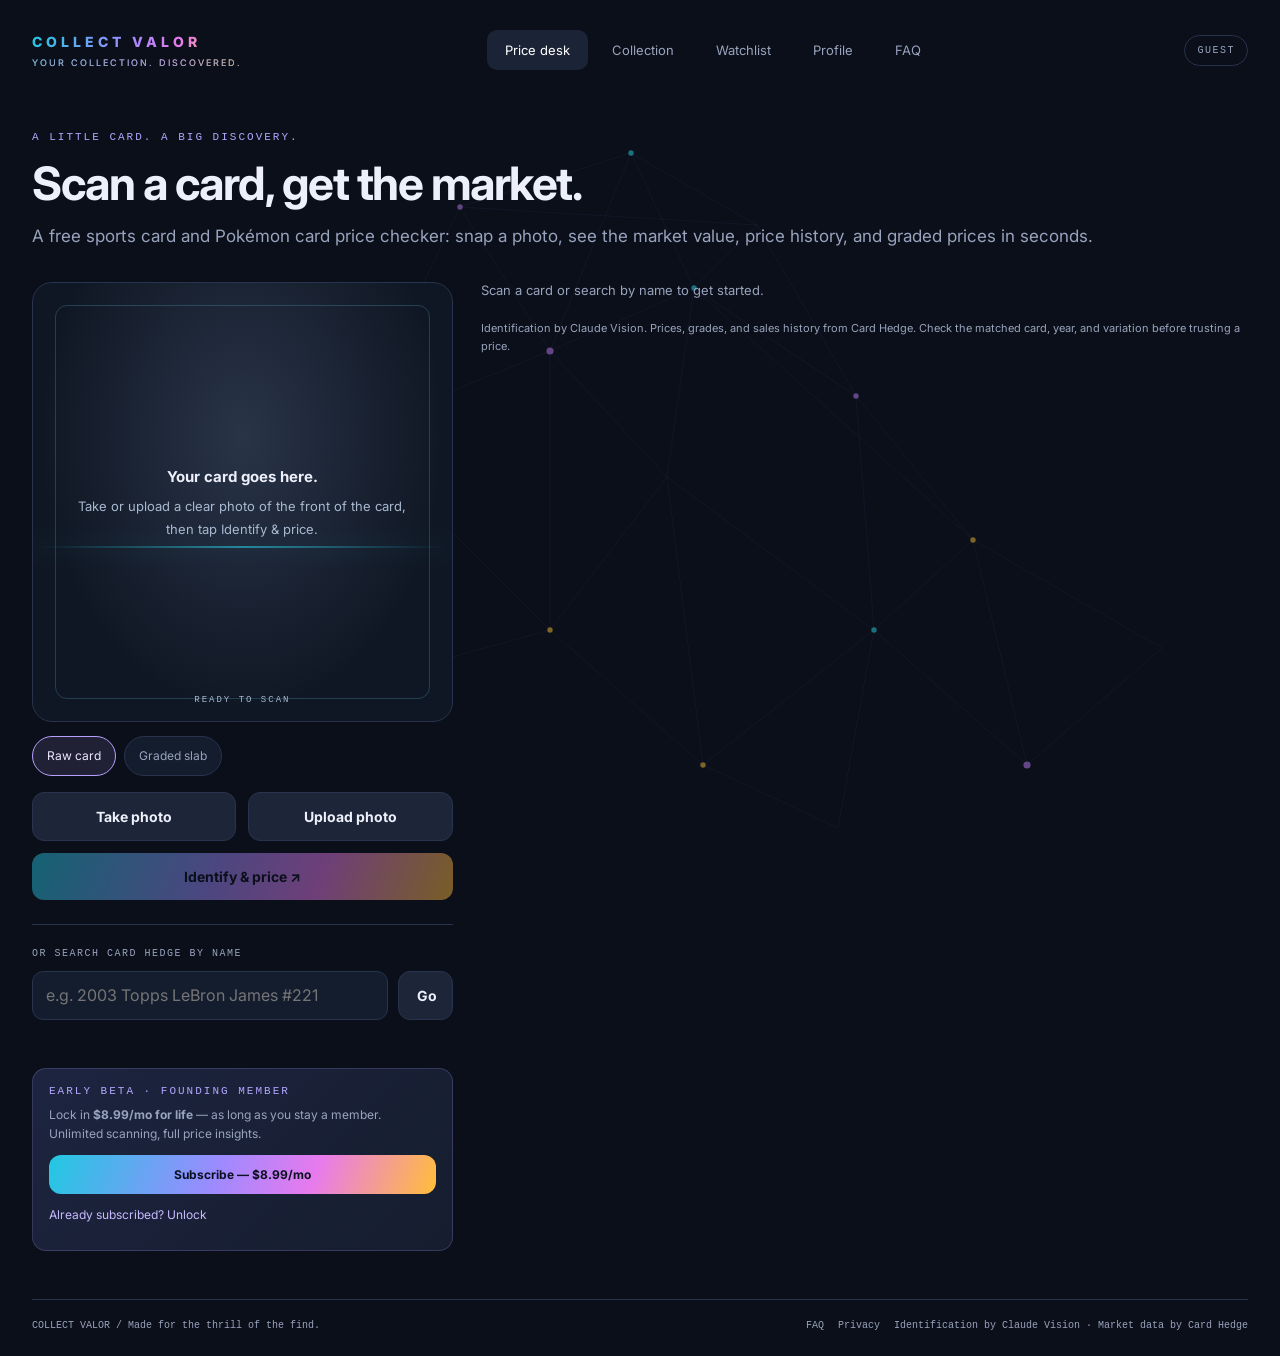
<file: index.html>
<!DOCTYPE html>
<html lang="en">
<head>
<meta charset="UTF-8" />
<meta name="viewport" content="width=device-width, initial-scale=1.0, user-scalable=no" />
<meta name="theme-color" content="#0b0f19" />
<!-- Meta Pixel Code -->
<script>
!function(f,b,e,v,n,t,s)
{if(f.fbq)return;n=f.fbq=function(){n.callMethod?
n.callMethod.apply(n,arguments):n.queue.push(arguments)};
if(!f._fbq)f._fbq=n;n.push=n;n.loaded=!0;n.version='2.0';
n.queue=[];t=b.createElement(e);t.async=!0;
t.src=v;s=b.getElementsByTagName(e)[0];
s.parentNode.insertBefore(t,s)}(window, document,'script',
'https://connect.facebook.net/en_US/fbevents.js');
fbq('init', '917040513943761');
fbq('track', 'PageView');
</script>
<noscript><img height="1" width="1" style="display:none"
src="https://www.facebook.com/tr?id=917040513943761&ev=PageView&noscript=1"/></noscript>
<!-- End Meta Pixel Code -->
<title>Pokémon & Sports Card Price Checker + Scanner | Collect Valor</title>
<meta name="description" content="The free Pokémon and sports card price checker. Snap a photo to see what your card is worth right now — market value, recent sales, and graded prices." />
<link rel="canonical" href="https://collectvalor.com/" />
<meta name="robots" content="index, follow" />
<link rel="icon" href="/favicon.svg" type="image/svg+xml" />
<link rel="apple-touch-icon" sizes="180x180" href="/apple-touch-icon.png" />
<link rel="manifest" href="/manifest.json" />
<meta name="apple-mobile-web-app-capable" content="yes" />
<meta name="mobile-web-app-capable" content="yes" />
<meta name="apple-mobile-web-app-status-bar-style" content="black-translucent" />
<meta name="apple-mobile-web-app-title" content="Collect Valor" />
<meta property="og:type" content="website" />
<meta property="og:site_name" content="Collect Valor" />
<meta property="og:title" content="Pokémon & Sports Card Price Checker + Scanner | Collect Valor" />
<meta property="og:description" content="Snap a photo of any Pokémon or sports card and see what it&#39;s worth right now — market value, recent sales, and graded prices. First 7 scans free." />
<meta property="og:url" content="https://collectvalor.com/" />
<meta property="og:image" content="https://collectvalor.com/og-image.png" />
<meta property="og:image:width" content="1200" />
<meta property="og:image:height" content="630" />
<meta name="twitter:card" content="summary_large_image" />
<meta name="twitter:title" content="Pokémon & Sports Card Price Checker — Collect Valor" />
<meta name="twitter:description" content="Snap a photo, see what your card is worth. Free for your first 7 scans." />
<meta name="twitter:image" content="https://collectvalor.com/og-image.png" />
<script type="application/ld+json">
{
  "@context": "https://schema.org",
  "@type": "WebApplication",
  "name": "Collect Valor",
  "url": "https://collectvalor.com/",
  "description": "The free Pokémon and sports card price checker \u2014 snap a photo to see what any card is worth, then track your collection.",
  "applicationCategory": "UtilitiesApplication",
  "operatingSystem": "Web, iOS, Android",
  "offers": { "@type": "Offer", "price": "8.99", "priceCurrency": "USD" }
}
</script>
<link rel="preconnect" href="https://fonts.googleapis.com" />
<link rel="preconnect" href="https://fonts.gstatic.com" crossorigin />
<link href="https://fonts.googleapis.com/css2?family=Inter:wght@400;500;600;700;800&display=swap" rel="stylesheet" />
<style>
:root{color-scheme:dark;--bg:#0b0f19;--panel:#151d2e;--line:#28334d;--text:#edf0fa;--muted:#98a3bd;--gradient:linear-gradient(110deg,#21c8e1,#9b8bff 43%,#e77aee 68%,#ffbe39)}
*{box-sizing:border-box}body{margin:0;background:var(--bg);color:var(--text);font-family:Inter,Arial,sans-serif}button,input{font:inherit}button,a{touch-action:manipulation}button{cursor:pointer}button:focus-visible,a:focus-visible,input:focus-visible{outline:3px solid #37cee5;outline-offset:4px}button{color:var(--text)}.ambient{position:fixed;inset:0;width:100%;height:100%;pointer-events:none;opacity:.5;z-index:-1}main{max-width:1280px;margin:auto;padding:30px 32px 24px}header{display:flex;align-items:center;justify-content:space-between;gap:24px}.brand{font-size:14px;font-weight:800;letter-spacing:4px;background:var(--gradient);color:transparent;background-clip:text}.brand small{display:block;color:var(--muted);font-size:9px;letter-spacing:2px;margin-top:7px;font-weight:400}nav{display:flex;gap:6px}nav button{border:0;background:none;color:var(--muted);padding:12px 18px;border-radius:10px;font-size:13px}nav button.active{background:#1b2437;color:white}.demo{font:10px monospace;letter-spacing:1.5px;color:var(--muted);border:1px solid var(--line);padding:9px 12px;border-radius:30px}.intro{margin:54px 0 32px}.eyebrow{font:11px monospace;color:#b3a6ff;letter-spacing:2px}.intro h1{font-size:clamp(30px,4vw,46px);letter-spacing:-1.5px;line-height:1.1;margin:14px 0}.intro p{color:var(--muted);font-size:17px;line-height:1.6;margin:0}.workspace{display:grid;grid-template-columns: minmax(280px, .85fr) minmax(0,1.55fr);gap:28px}.photo{height:440px;border:1px solid var(--line);border-radius:20px;background:radial-gradient(ellipse at 50% 35%,#293448,#101724 68%);position:relative;display:grid;place-items:center;overflow:hidden}.photo:before{content:'';position:absolute;inset:22px;border:1px solid #68c5e33a;border-radius:12px}.photo img{position:absolute;width:100%;height:100%;object-fit:contain;background:#101724}.scan-line{position:absolute;top:60%;height:2px;left:0;right:0;background:linear-gradient(90deg,transparent,#29d5ec,transparent);box-shadow:0 0 22px #26d5ec80}.photo-caption{position:absolute;bottom:13px;font:9px monospace;color:#a8b8d1;letter-spacing:2px}.card-art{width:180px;aspect-ratio: .71;border:7px solid #dac6a1;border-radius:9px;background:linear-gradient(145deg,#cee2d9,#638f97 55%,#153b52);display:flex;flex-direction:column;justify-content:space-between;padding:12px;color:#11202b;position:relative;overflow:hidden;box-shadow:0 15px 45px #0007}.card-art:before{content:'';position:absolute;width:120%;height:45%;background:#ffffff29;transform:rotate(-28deg);left:-10%;top:35%}.card-art .set{font:8px monospace;letter-spacing:2px;z-index:1}.card-art .number{font-size:90px;line-height:1;font-weight:900;letter-spacing:-9px;align-self:center;color:#e8f2e9;text-shadow:4px 4px #123d5260;z-index:1}.card-art strong{font-size:15px;letter-spacing:1px;z-index:1}.card-art small{display:block;font:7px monospace;margin-top:5px;letter-spacing:1px}.photo .card-art{width:205px;transform:rotate(-8deg)}.actions{display:flex;gap:12px;margin-top:16px}.secondary,.primary{border:1px solid var(--line);border-radius:12px;padding:15px 18px;font-weight:700;font-size:14px;background:#1d2639}.actions button{flex:1}.primary{background:var(--gradient);color:#0b1020;border:0}.identify{width:100%;margin-top:12px}.search{border-top:1px solid var(--line);margin-top:24px;padding-top:23px}.label{display:block;font:10px monospace;letter-spacing:1.5px;color:var(--muted);margin-bottom:12px}.search-row{display:flex;gap:10px}.search input{width:100%;min-width:0;background:#141d2e;border:1px solid var(--line);border-radius:11px;padding:13px;color:white}.readout{font-size:13px;color:var(--muted);margin:0 0 17px;min-height:20px}.readout strong{color:var(--text)}.result{border:1px solid var(--line);border-radius:19px;padding:26px;background:var(--panel);position:relative;overflow:hidden}.result:before{content:'';position:absolute;top:0;left:0;right:0;height:3px;background:var(--gradient)}.result-head{display:flex;justify-content:space-between;gap:14px}.result h2{font-size:25px;letter-spacing:-.6px;margin:6px 0}.detail{color:var(--muted);font-size:13px;line-height:1.6;margin:0}.value{text-align:right;white-space:nowrap}.value strong{display:block;font:700 31px monospace;color:#32d6ac}.tag{display:inline-block;font:9px monospace;color:#c4baff;background:#a894ff16;border:1px solid #a894ff38;border-radius:5px;padding:5px 7px;margin:18px 5px 22px 0}table{width:100%;border-collapse:collapse;font:12px monospace;text-align:right}th{color:var(--muted);font-size:10px;font-weight:400}td,th{padding:14px 4px;border-bottom:1px solid var(--line)}td:first-child,th:first-child{text-align:left}td:nth-child(3){color:#32d6ac}.result-bottom{display:flex;justify-content:space-between;gap:12px;align-items:center;margin-top:21px}.save{background:transparent;border:0;color:#b6b8ff;font-weight:700;font-size:12px;padding:7px 0}.updated{font:9px monospace;color:var(--muted)}.matches-head{display:flex;justify-content:space-between;margin:26px 0 14px;align-items:center}.matches-head .label{margin:0}.matches-head span{color:var(--muted);font-size:11px}.cards{display:grid;grid-template-columns:repeat(4,minmax(0,1fr));gap:14px}.candidate{padding:0;background:transparent;border:0;text-align:left;min-width:0}.candidate .card-art{width:100%;box-shadow:none;border-width:5px;transition:transform .2s}.candidate:hover .card-art{transform:translateY(-4px)}.candidate[aria-pressed=true] .card-art{outline:2px solid #bf8eff;outline-offset:3px}.candidate .number{font-size:60px;letter-spacing:-5px}.candidate .card-art strong{font-size:10px}.candidate .card-art .set{font-size:6px}.candidate>strong{display:block;font-size:11px;margin:12px 0 5px}.candidate>small{color:var(--muted);font:9px monospace}.variant-1{background:linear-gradient(145deg,#f2cfbd,#b47280 55%,#4b305d)}.variant-2{background:linear-gradient(145deg,#e2d7a4,#91a965 55%,#264c43)}.variant-3{background:linear-gradient(145deg,#c9c7f6,#787eb5 55%,#303c74)}.footnote{color:var(--muted);font:10px monospace;line-height:1.7;margin-top:22px}.alternate{border:1px solid var(--line);background:var(--panel);padding:28px;border-radius:18px}.alternate h2{margin-top:0}.alternate p{color:var(--muted);line-height:1.6}.alternate .cards{max-width:720px}.hidden,[hidden]{display:none!important}footer{display:flex;justify-content:space-between;gap:20px;border-top:1px solid var(--line);margin-top:48px;padding-top:20px;color:var(--muted);font:10px monospace}#notice{min-height:18px;color:#9edfd6;font-size:12px;margin-top:12px}.file{display:none}@media(min-width:1400px){main{padding-top:38px}.intro{margin-top:64px}}@media(max-width:850px){main{padding:24px}.workspace{grid-template-columns:minmax(240px,.9fr) minmax(0,1.2fr);gap:20px}.cards{grid-template-columns:repeat(2,minmax(0,1fr))}.result{padding:20px}.result h2{font-size:21px}.value strong{font-size:25px}nav button{padding:10px}.demo{display:none}}@media(max-width:600px){main{padding:22px 18px}header{flex-wrap:wrap;gap:22px}nav{width:100%;justify-content:space-between;border-bottom:1px solid var(--line);padding-bottom:12px}nav button{flex:1;font-size:12px}.intro{margin:28px 0 24px}.intro p{font-size:14px}.workspace{grid-template-columns:1fr}.photo{height:360px}.result h2{font-size:22px}.result-head{gap:8px}.value strong{font-size:26px}.cards{gap:18px}.candidate .card-art{aspect-ratio:.74}.candidate .number{font-size:80px}.result-bottom{flex-wrap:wrap}footer{font-size:9px;line-height:1.6;flex-wrap:wrap}.updated{font-size:8px}}@media(prefers-reduced-motion:reduce){*{transition:none!important}}
/* Let nested grid and flex content shrink with the available screen width. */
main{width:100%;min-width:0}
header>*,.workspace>*,.result-head>*,.search-row>*,.result-bottom>*{min-width:0}
.intro,.readout,.detail,.footnote,#notice{overflow-wrap:anywhere}
.result-head,.result-bottom,.matches-head{flex-wrap:wrap}
.matches-head{gap:8px}
table{table-layout:fixed}
th:first-child{width:34%}
td,th{overflow-wrap:anywhere}
.photo-caption{left:12px;right:12px;text-align:center;line-height:1.5}
@media(max-width:1100px){
  header{flex-wrap:wrap}
  .demo{display:none}
  .cards{grid-template-columns:repeat(2,minmax(0,1fr))}
}
@media(max-width:760px){
  .workspace{grid-template-columns:minmax(0,1fr)}
  main{padding:22px 18px}
  header{gap:22px}
  nav{width:100%;display:grid;grid-template-columns:repeat(4,minmax(0,1fr));gap:4px;border-bottom:1px solid var(--line);padding-bottom:12px}
  nav button{min-width:0;min-height:44px;padding:10px 4px;font-size:12px;overflow-wrap:anywhere}
  .actions{display:grid;grid-template-columns:repeat(2,minmax(0,1fr))}
  .actions button{min-width:0;padding-inline:8px}
  .search input{font-size:16px}
  .save{min-height:44px}
  .alternate{padding:20px}
}
@media(max-width:360px){
  .result{padding:16px}
  .result h2{font-size:20px}
  .value strong{font-size:24px}
  .candidate .number{font-size:60px}
  td,th{padding:12px 2px;font-size:10px}
}
/* Collection preview: same palette, independent responsive layout. */
.collection-summary{display:grid;grid-template-columns:2fr 1fr 1fr;gap:16px;margin-bottom:28px}
.collection-stat{min-width:0;background:var(--panel);border:1px solid var(--line);border-radius:18px;padding:24px}
.collection-stat.total{position:relative;overflow:hidden;background:linear-gradient(120deg,#1d2840,#151d2e)}
.collection-stat.total:before{content:'';position:absolute;inset:0 0 auto;height:3px;background:var(--gradient)}
.collection-stat strong{display:block;font:700 32px monospace;letter-spacing:-1px;margin:12px 0;color:var(--text)}
.collection-stat.total strong{color:#32d6ac;font-size:38px}
.collection-stat p{margin:0;color:var(--muted);font-size:12px;line-height:1.5}
.collection-toolbar{display:flex;justify-content:space-between;align-items:center;gap:16px;flex-wrap:wrap;margin-bottom:20px}
.collection-toolbar h2{margin:0;font-size:22px;letter-spacing:-.5px}
.collection-toolbar p{font-size:12px;color:var(--muted);margin:7px 0 0}
.collection-controls{display:grid;grid-template-columns:minmax(0,1fr) minmax(150px,.35fr);gap:14px;margin-bottom:18px}
.collection-controls label{min-width:0}
.collection-controls input,.collection-controls select{width:100%;min-width:0;border:1px solid var(--line);background:#141d2e;color:var(--text);border-radius:11px;padding:13px;font:inherit;min-height:46px}
.collection-controls .label{margin-bottom:8px}
.collection-filters{display:flex;flex-wrap:wrap;gap:8px;margin-bottom:18px}
.collection-filters button{border:1px solid var(--line);background:#141d2e;border-radius:24px;padding:10px 16px;min-height:44px;color:var(--muted);font-size:12px}
.collection-filters button[aria-pressed=true]{color:#eee9ff;border-color:#b9a0ff;background:#b9a0ff20}
.collection-grid{display:grid;grid-template-columns:repeat(4,minmax(0,1fr));gap:20px}
.collection-card{min-width:0;border:1px solid var(--line);border-radius:16px;background:var(--panel);overflow:hidden}
.collection-open{display:block;width:100%;min-width:0;text-align:left;border:0;background:none;padding:16px;color:var(--text)}
.collection-art-frame{padding:20px 16px;background:radial-gradient(ellipse at top,#26344a,#111827);border-radius:10px;margin-bottom:16px;position:relative}
.collection-art-frame .card-art{width:100%;aspect-ratio:.71;box-shadow:0 8px 20px #0004;padding:12px}
.collection-art-frame .number{font-size:clamp(46px,5vw,82px);letter-spacing:-4px}
.collection-art-frame .card-art strong{font-size:12px;overflow-wrap:anywhere}
.collection-art-frame .card-art small{font-size:7px}
.collection-art-frame .card-art.slab{border-color:#c6d3e5;border-width:10px}
.collection-grade{display:inline-block;margin:0 0 12px;color:#cbc5ff;font:10px monospace;letter-spacing:1px}
.collection-open h3{font-size:16px;margin:0 0 6px;overflow-wrap:anywhere}
.collection-card-meta{font-size:11px;color:var(--muted);line-height:1.6;min-height:36px;margin:0}
.collection-card-value{display:flex;gap:8px;justify-content:space-between;align-items:center;flex-wrap:wrap;margin-top:16px}
.collection-card-value strong{font:700 19px monospace;color:#32d6ac}
.collection-card-value span{font:9px monospace;color:var(--muted)}
.collection-star{width:100%;border:0;border-top:1px solid var(--line);background:none;color:var(--muted);min-height:44px;font-size:12px;padding:10px}
.collection-star[aria-pressed=true]{color:#f0cc79;background:#f0cc7909}
.collection-open:hover{background:#ffffff04}
.collection-open:focus-visible{outline-offset:-4px}
.collection-empty{text-align:center;padding:42px 20px;border:1px dashed var(--line);border-radius:18px}
.collection-empty p{color:var(--muted);font-size:14px;line-height:1.6}
.collection-status{font-size:12px;color:var(--muted);line-height:1.6;margin:0 0 18px}
.collection-dialog{width:min(520px,calc(100% - 32px));max-height:calc(100dvh - 40px);overflow:auto;padding:26px;border:1px solid var(--line);border-radius:20px;background:var(--panel);color:var(--text)}
.collection-dialog::backdrop{background:#050910bb;backdrop-filter:blur(5px)}
.collection-dialog header{justify-content:space-between;align-items:center;gap:12px;flex-wrap:nowrap}
.collection-dialog header .label{margin:0}
.collection-dialog .secondary{min-width:44px;min-height:44px;padding:10px}
.collection-dialog h2{font-size:26px;margin-bottom:8px}
.collection-dialog .collection-art-frame{max-width:230px;margin:24px auto}
.collection-dialog dl{display:grid;grid-template-columns:1fr 1fr;gap:12px;margin:24px 0;font-size:13px}
.collection-dialog dt{color:var(--muted)}
.collection-dialog dd{margin:0;text-align:right;overflow-wrap:anywhere}
.collection-dialog .primary{width:100%;min-height:46px}
@media(max-width:1000px){.collection-grid{grid-template-columns:repeat(3,minmax(0,1fr))}}
@media(max-width:760px){
  .collection-summary{grid-template-columns:repeat(2,minmax(0,1fr));gap:12px}
  .collection-stat{padding:20px}.collection-stat.total{grid-column:1/-1}
  .collection-grid{grid-template-columns:repeat(2,minmax(0,1fr));gap:12px}
  .collection-open{padding:12px}.collection-open h3{font-size:14px}
  .collection-art-frame{padding:12px 6px}
  .collection-art-frame .card-art{padding:8px;border-width:5px}
  .collection-art-frame .card-art.slab{border-width:7px}
  .collection-art-frame .card-art .set{font-size:6px;letter-spacing:1px}
  .collection-art-frame .card-art strong{font-size:10px}
  .collection-art-frame .number{font-size:52px}
  .collection-controls{grid-template-columns:minmax(0,1fr)}
  .collection-controls input,.collection-controls select{font-size:16px}
  .collection-filters{gap:6px}.collection-filters button{padding-inline:12px}
}
@media(max-width:360px){.collection-grid{grid-template-columns:minmax(0,1fr)}.collection-art-frame .card-art{max-width:190px;margin:auto}}
/* Card insights: fluid columns preserve the reviewed phone layout. */
.insight-preview-control{display:flex;align-items:center;justify-content:space-between;flex-wrap:wrap;gap:8px;margin-bottom:16px;color:var(--muted);font-size:11px}
.insight-preview-control>span{font:9px monospace;letter-spacing:1.5px}
.insight-preview-control label{display:flex;align-items:center;gap:8px;min-height:44px;cursor:pointer}
.insight-preview-control input{width:18px;height:18px;accent-color:#bd94fb}
.marketplace-links{display:flex;flex-wrap:wrap;gap:10px;margin:-4px 0 22px}
.marketplace-links a{display:inline-flex;align-items:center;min-height:44px;border:1px solid var(--line);border-radius:10px;padding:10px 13px;text-decoration:none;color:#c4baff;font-size:12px;font-weight:700}
.marketplace-links a:hover{background:#c4baff12}
.averages{display:grid;grid-template-columns:repeat(3,minmax(0,1fr));gap:10px;margin-bottom:20px}
.averages>div{min-width:0;background:#0e1625;border:1px solid var(--line);border-radius:12px;padding:16px 12px}
.averages span,.grading-comparison span{display:block;font:9px monospace;letter-spacing:1px;color:var(--muted)}
.averages strong{display:block;font:700 clamp(16px,2vw,23px) monospace;margin-top:10px;overflow-wrap:anywhere}
.pressure-panel{border:1px solid var(--line);padding:16px;border-radius:12px;margin-bottom:22px;background:#0f1726}
.pressure-labels{display:flex;justify-content:space-between;flex-wrap:wrap;gap:8px;font-size:12px}
.pressure-labels span:first-child{color:#56d1e6}.pressure-labels span:last-child{color:#f191d9}
.pressure-track{display:flex;height:10px;border-radius:10px;overflow:hidden;margin:14px 0}
.pressure-track span{min-width:0}#buy-fill{background:linear-gradient(90deg,#299dd6,#4bd6e4)}#sell-fill{background:linear-gradient(90deg,#b68bef,#ed88d2)}
.pressure-panel p{margin:0 0 8px;font-size:12px}.pressure-panel small{color:var(--muted);font-size:10px}
.insight-tabs{display:grid;grid-template-columns:repeat(4,minmax(0,1fr));gap:4px;border-bottom:1px solid var(--line);margin-bottom:20px;padding-bottom:8px}
.insight-tabs button{min-width:0;min-height:44px;padding:10px 3px;font-size:12px;border:0;border-radius:8px;background:none;color:var(--muted)}
.insight-tabs button[aria-selected=true]{color:#eee9ff;background:#b197ff1a}
[data-insight-panel]{min-width:0;min-height:190px}
.history-heading,.history-labels{display:flex;justify-content:space-between;flex-wrap:wrap;gap:8px}.history-heading strong{color:#69d3b8;font:12px monospace}
.history-labels{color:var(--muted);font:10px monospace;margin-top:8px}#history-chart{width:100%;height:auto;display:block}
.insight-note{color:var(--muted);font-size:11px;line-height:1.65;overflow-wrap:anywhere}
.grading-calculator{border-top:1px solid var(--line);margin-top:24px;padding-top:8px}
.grading-calculator summary{min-height:48px;padding:14px 0;cursor:pointer;font-size:14px;font-weight:700;color:#c5bdff}
.grading-calculator summary span{display:block;font-size:11px;font-weight:400;color:var(--muted);margin:7px 0 0 16px}
.grading-inputs{display:grid;grid-template-columns:repeat(2,minmax(0,1fr));gap:14px;margin:20px 0}
.grading-inputs label{min-width:0;color:var(--muted);font-size:11px;line-height:1.5}
.grading-inputs input,.grading-inputs select{width:100%;min-width:0;min-height:44px;margin-top:6px;border:1px solid var(--line);background:#0e1625;color:var(--text);border-radius:8px;padding:10px;font:16px Arial,sans-serif}
.grading-comparison{display:grid;grid-template-columns:minmax(0,1fr) auto minmax(0,1fr);align-items:center;gap:12px;margin:22px 0}
.grading-comparison strong{display:block;font:700 23px monospace;margin-top:8px;overflow-wrap:anywhere}
.grading-outcome{padding:18px;border:1px solid #32d6ac44;border-radius:12px;background:#32d6ac09}
.grading-outcome>span{font-size:11px;color:var(--muted)}.grading-outcome strong{display:block;font:700 28px monospace;margin:10px 0;color:#55dbb7}
.grading-outcome strong.negative{color:#ff9ba6}.grading-outcome small{font-size:11px;line-height:1.6;display:block;color:var(--muted)}
.insight-gate{position:relative;isolation:isolate}
.insights-locked #paid-insights,.insights-locked [data-paid]{filter:blur(6px);user-select:none;pointer-events:none}
.insights-locked #paid-insights{max-height:460px;overflow:hidden;opacity:.5}
.insight-unlock{position:absolute;inset:0;z-index:1;display:flex;flex-direction:column;align-items:center;justify-content:center;text-align:center;padding:22px 12px;background:linear-gradient(180deg,#151d2e15,#151d2ecc);border-radius:12px}
.insight-unlock h3{font-size:24px;letter-spacing:-.6px;margin:16px 0 8px}.insight-unlock p{font-size:13px;line-height:1.6;color:var(--text);max-width:330px;margin:0 0 20px}
.insight-unlock .primary{max-width:100%;line-height:1.5;white-space:normal}
.insight-unlock small{font-size:10px;color:var(--muted);margin-top:12px}
.subscription-price{font:700 38px monospace;color:#6de0c0}.subscription-price span{font:14px Arial,sans-serif;color:var(--muted)}
@media(max-width:400px){.averages{gap:6px}.averages>div{padding:12px 8px}.averages span{font-size:8px;letter-spacing:.5px}.grading-inputs{gap:10px}.grading-comparison strong{font-size:20px}.insight-unlock h3{font-size:21px}}
/* Watchlist: a compact lineup with discovery beside it, stacked on phones. */
.watch-summary{display:grid;grid-template-columns:repeat(3,minmax(0,1fr));gap:14px;margin-bottom:26px}
.watch-stat{border:1px solid var(--line);border-radius:16px;background:var(--panel);padding:20px;min-width:0}
.watch-stat strong{display:block;font:700 28px monospace;margin:12px 0 8px}.watch-stat small{color:var(--muted);font-size:11px;line-height:1.5}
.watch-stat:first-child{background:linear-gradient(120deg,#24293f,#151d2e);border-color:#51496f}
.watch-up{color:#64dabd}.watch-down{color:#f394b8}.watch-flat{color:var(--muted)}
.watch-layout{display:grid;grid-template-columns:minmax(0,1.7fr) minmax(260px,1fr);gap:24px;align-items:start}
.watch-lineup,.watch-discover{min-width:0}
.watch-heading{display:flex;justify-content:space-between;align-items:center;flex-wrap:wrap;gap:12px;margin-bottom:18px}
.watch-heading h2,.watch-discover h2{margin:0;font-size:22px;letter-spacing:-.5px}
.watch-heading p,.watch-discover p{margin:8px 0 0;color:var(--muted);font-size:12px;line-height:1.6}
.watch-sort{display:block;min-width:0;font:9px monospace;letter-spacing:1px;color:var(--muted)}
.watch-sort select{display:block;margin-top:6px;width:100%;max-width:100%;border:1px solid var(--line);border-radius:8px;background:#141d2e;color:var(--text);padding:10px;min-height:44px;font:13px Arial,sans-serif;letter-spacing:0}
.watch-filters{display:flex;flex-wrap:wrap;gap:8px;margin-bottom:14px}
.watch-filters button{border:1px solid var(--line);border-radius:24px;min-height:44px;background:#141d2e;color:var(--muted);font-size:12px;padding:10px 14px}
.watch-filters button[aria-pressed=true]{background:#b9a0ff20;color:#eee9ff;border-color:#b9a0ff}
.watch-list{display:grid;gap:12px}.watch-row{min-width:0;padding:16px;border:1px solid var(--line);border-radius:16px;background:var(--panel)}
.watch-row-top{display:grid;grid-template-columns:64px minmax(0,1fr);gap:16px;align-items:center}
.watch-thumb .collection-art-frame{padding:0;margin:0;background:none;border-radius:5px}
.watch-thumb .card-art{width:100%;padding:4px;border-width:3px;box-shadow:none}
.watch-thumb .card-art.slab{border-width:4px}
.watch-thumb .card-art .number{font-size:27px;letter-spacing:-2px}
.watch-thumb .card-art .set,.watch-thumb .card-art strong{display:none}
.watch-row h3{margin:0 0 6px;font-size:16px;overflow-wrap:anywhere}
.watch-meta{margin:0;color:var(--muted);font-size:11px;line-height:1.65;overflow-wrap:anywhere}
.watch-metrics{display:grid;grid-template-columns:repeat(3,minmax(0,1fr));gap:12px;margin-top:18px;padding-top:16px;border-top:1px solid var(--line)}
.watch-metrics>div{min-width:0}.watch-metrics span{font:9px monospace;letter-spacing:.5px;color:var(--muted);display:block;line-height:1.5}
.watch-metrics strong{display:block;font:700 18px monospace;margin-top:7px;overflow-wrap:anywhere}
.watch-metrics small{display:block;font-size:10px;margin-top:5px}
.watch-row-actions{display:flex;justify-content:space-between;gap:12px;flex-wrap:wrap;margin-top:12px}
.watch-row-actions button{background:none;border:0;color:#beb3fa;min-height:44px;padding:8px 0;font-size:12px}
.watch-row-actions .watch-remove{color:var(--muted)}
.watch-discover{background:linear-gradient(160deg,#1b2338,#121a2b);padding:22px;border:1px solid var(--line);border-radius:18px}
.watch-discover .eyebrow{display:block;margin-bottom:14px}
.watch-search-label{display:block;font:10px monospace;letter-spacing:1px;color:var(--muted);margin:22px 0 9px}
#watch-search{width:100%;min-width:0;background:#0d1625;border:1px solid var(--line);border-radius:10px;min-height:46px;padding:12px;color:var(--text);font:16px Arial,sans-serif}
.watch-catalog{display:grid;gap:0;margin-top:12px;max-height:570px;overflow-y:auto;scrollbar-width:thin}
.watch-catalog-row{display:grid;grid-template-columns:minmax(0,1fr) auto;align-items:center;gap:12px;border-bottom:1px solid var(--line);padding:16px 0}
.watch-catalog-row h3{font-size:13px;margin:0 0 6px;overflow-wrap:anywhere}
.watch-catalog-row p{font-size:10px;margin:0;overflow-wrap:anywhere}
.watch-catalog-row strong{font:12px monospace;display:block;margin-top:8px}
.watch-add{border:1px solid #63597d;background:#b6a0fa16;border-radius:8px;padding:8px 10px;min-height:44px;font-size:11px;color:#cbbdff}
.watch-add[aria-disabled=true]{color:var(--muted);border-color:var(--line);background:none}
.watch-message{display:flex;gap:12px;align-items:center;flex-wrap:wrap;margin:0 0 16px;color:#a9ded2;font-size:12px;line-height:1.6}
.watch-message span:empty{display:none}.watch-message button{background:none;border:1px solid var(--line);border-radius:8px;color:#c8baff;padding:8px 12px;min-height:44px}
.watch-empty{padding:30px 20px;text-align:center;border:1px dashed var(--line);border-radius:16px}.watch-empty h3{font-size:18px;margin:0 0 10px}.watch-empty p{color:var(--muted);font-size:12px;line-height:1.6}
.watch-empty .secondary{margin-top:10px}
.watch-detail-prices{display:grid;grid-template-columns:repeat(2,minmax(0,1fr));gap:12px;margin:22px 0}
.watch-detail-prices>div{min-width:0;padding:16px;background:#0e1625;border-radius:10px}.watch-detail-prices strong{font:700 24px monospace;overflow-wrap:anywhere}
.watch-detail-art{max-width:200px;margin:20px auto}
@media(max-width:950px){.watch-layout{grid-template-columns:minmax(0,1fr)}.watch-discover{grid-row:1}.watch-catalog{max-height:300px}.watch-catalog-row{grid-template-columns:minmax(0,1fr) auto}}
@media(max-width:600px){.watch-summary{gap:8px}.watch-stat{padding:14px 10px}.watch-stat .label{font-size:8px;letter-spacing:.5px}.watch-stat strong{font-size:24px}.watch-row{padding:14px}.watch-metrics{gap:8px}.watch-metrics strong{font-size:16px}.watch-discover{padding:18px}.watch-sort select{font-size:16px}.watch-sort{width:100%}.watch-row-top{gap:12px;grid-template-columns:54px minmax(0,1fr)}}
/* Profile: the prize card leads; settings and membership stay secondary. */
.profile-identity{display:flex;gap:18px;align-items:center;flex-wrap:wrap;margin-bottom:28px;min-width:0}
.profile-avatar{width:64px;height:64px;flex-shrink:0;display:grid;place-items:center;background:var(--gradient);border-radius:20px;color:#11182b;font-size:22px;font-weight:800;letter-spacing:1px}
.profile-identity>div:nth-child(2){min-width:0;flex:1}.profile-identity h2{margin:8px 0;font-size:25px;letter-spacing:-.6px;overflow-wrap:anywhere}.profile-identity p{color:var(--muted);font-size:13px;line-height:1.6;margin:0}
.profile-preview-badge{font:9px monospace;letter-spacing:1px;border:1px solid var(--line);padding:9px 11px;border-radius:20px;color:var(--muted)}
.profile-layout{display:grid;grid-template-columns:minmax(0,1.65fr) minmax(260px,1fr);gap:24px;align-items:start}
.profile-main,.profile-settings{min-width:0}.profile-settings{display:grid;gap:18px}
.prize-panel{position:relative;isolation:isolate;border:1px solid #5c5279;background:radial-gradient(ellipse at 20% 45%,#35304e,#171f31 65%);padding:28px;border-radius:22px;overflow:hidden}
.prize-panel:before{content:'';position:absolute;inset:0 0 auto;height:3px;background:var(--gradient)}
.prize-heading{display:flex;align-items:center;justify-content:space-between;gap:16px}.prize-heading h2{font-size:29px;letter-spacing:-.8px;margin:8px 0 0}.prize-medal{font-size:42px;color:#f3cf84;line-height:1}
.prize-filters{display:flex;flex-wrap:wrap;gap:8px;margin-top:24px}.prize-filters button{min-height:44px;border:1px solid var(--line);background:#111929;border-radius:24px;color:var(--muted);padding:10px 16px;font-size:12px}
.prize-filters button[aria-pressed=true]{border-color:#c2a6f7;background:#b296fb20;color:#efe8ff}
.prize-rule{color:var(--muted);font:10px monospace;line-height:1.6;margin:14px 0 24px}
.prize-content{display:grid;grid-template-columns:minmax(0,.95fr) minmax(0,1.05fr);gap:26px;align-items:center}
.prize-content>*{min-width:0}.prize-art{padding:14px 10px}.prize-art .collection-art-frame{padding:0;background:none;margin:0;transform:rotate(-5deg)}
.prize-art .card-art{box-shadow:0 16px 36px #080d1d88;border-color:#e8d4a7}
.prize-art .card-art .number{font-size:clamp(60px,6vw,100px)}
.prize-source{display:inline-block;color:#deca95;border:1px solid #9d815645;border-radius:6px;padding:7px 9px;font:9px monospace;letter-spacing:1px}
.prize-info h3{font-size:28px;letter-spacing:-.8px;margin:16px 0 8px;overflow-wrap:anywhere}
.prize-info>p{color:var(--muted);font-size:12px;line-height:1.7;overflow-wrap:anywhere}
.prize-gain{margin:22px 0}.prize-gain strong{display:block;font:700 clamp(30px,3.5vw,44px) monospace;letter-spacing:-1.5px;color:#6ee0c0;overflow-wrap:anywhere}.prize-gain strong.watch-down{color:#f394b8}.prize-gain strong.watch-flat{color:var(--muted)}
.prize-gain span{display:block;font:9px monospace;letter-spacing:1.4px;color:var(--muted);margin-top:7px}
.prize-values{display:grid;grid-template-columns:repeat(2,minmax(0,1fr));gap:12px}.prize-values>div{min-width:0}.prize-values span{font:8px monospace;letter-spacing:.5px;color:var(--muted);line-height:1.5;display:block}.prize-values strong{font:700 19px monospace;display:block;margin-top:7px;overflow-wrap:anywhere}
.prize-info .prize-dollar-change{font-size:11px}.prize-info .secondary{margin-top:10px;font-size:12px;min-height:44px;width:100%}
.prize-panel>.insight-note{margin:24px 0 0}.prize-empty{padding:32px 0;text-align:center}.prize-empty p{font-size:13px;color:var(--muted);line-height:1.6}
.profile-stats{display:grid;grid-template-columns:repeat(3,minmax(0,1fr));gap:12px;margin-top:18px}
.profile-stats button{min-width:0;padding:20px 14px;text-align:left;border:1px solid var(--line);background:var(--panel);border-radius:14px}.profile-stats button:hover{border-color:#736389}
.profile-stats span{font:9px monospace;letter-spacing:.5px;color:var(--muted);line-height:1.5;display:block}.profile-stats strong{font:700 28px monospace;display:block;margin:12px 0}.profile-stats small{color:#c3b5ee;font-size:10px;line-height:1.6}
.profile-panel{padding:24px;background:var(--panel);border:1px solid var(--line);border-radius:18px;min-width:0}.profile-panel h2{font-size:21px;letter-spacing:-.5px;margin:12px 0 18px}.profile-panel p{color:var(--muted);font-size:12px;line-height:1.65}
.profile-panel form label{font-size:12px;color:var(--muted);display:block;margin-bottom:8px}.profile-panel input{width:100%;min-width:0;border:1px solid var(--line);background:#0e1625;color:var(--text);padding:12px;border-radius:10px;font:16px Arial,sans-serif;min-height:46px}
.profile-panel form button{width:100%;margin-top:12px;min-height:44px;font-size:12px}.profile-panel .primary{width:100%;line-height:1.5}
.profile-membership{background:linear-gradient(135deg,#20273e,#151d2e)}.profile-plan-price{font:700 34px monospace;color:#eee7ff;margin:20px 0}.profile-plan-price span{font:12px Arial,sans-serif;margin-left:8px;color:var(--muted)}
.profile-panel ul{padding-left:18px;margin:20px 0;color:#c5cde1;font-size:12px;line-height:2}.profile-activity{display:flex;align-items:center;justify-content:space-between;gap:12px;font-size:12px;color:var(--muted)}.profile-activity strong{font:700 24px monospace;color:var(--text)}
@media(max-width:1050px){.profile-layout{grid-template-columns:minmax(0,1fr)}.profile-settings{grid-template-columns:repeat(2,minmax(0,1fr))}.profile-settings .profile-panel:last-child{grid-column:1/-1}}
@media(max-width:600px){.profile-identity{gap:14px}.profile-identity h2{font-size:21px}.profile-identity .eyebrow{font-size:9px}.profile-preview-badge{display:none}.profile-layout{gap:18px}.prize-panel{padding:22px 18px}.prize-content{grid-template-columns:minmax(0,1fr);gap:18px}.prize-art{width:100%;max-width:240px;margin:0 auto;padding:16px}.prize-info h3{font-size:27px}.prize-gain strong{font-size:38px}.prize-values strong{font-size:23px}.profile-settings{grid-template-columns:minmax(0,1fr)}.profile-stats{gap:8px}.profile-stats button{padding:16px 10px}.profile-stats span{font-size:8px}.profile-panel{padding:20px}}

/* ===== Live-app additions on top of the approved design ===== */
.hidden{display:none!important}
.msg{min-height:18px;font-size:12px;line-height:1.6;color:var(--muted);overflow-wrap:anywhere}
.msg.error{color:#ff9ba6}.msg.ok{color:#9edfd6}
#notice.error{color:#ff9ba6}#notice.ok{color:#9edfd6}
.who-pill{font:10px monospace;letter-spacing:1.5px;color:var(--muted);border:1px solid var(--line);padding:9px 12px;border-radius:30px;background:none;white-space:nowrap}
.who-pill.member{color:#6de0c0;border-color:#32d6ac55}
@media(max-width:600px){.who-pill{display:none}}
/* Photo panel: real preview, empty prompt, busy sweep */
.photo{cursor:pointer}
.photo-empty{position:relative;z-index:1;text-align:center;padding:0 40px;color:#a8b8d1;font-size:13px;line-height:1.7}
.photo-empty b{display:block;font-size:15px;color:var(--text);margin-bottom:6px}
.photo .scan-line{opacity:.55}
.photo.busy .scan-line{opacity:1;animation:sweep 1.5s ease-in-out infinite}
@keyframes sweep{0%{top:12%}50%{top:88%}100%{top:12%}}
.photo.busy .photo-caption{color:#4bd6e4}
.photo.busy .photo-caption:after{content:'…'}
.mode-pills{display:flex;flex-wrap:wrap;gap:8px;margin-top:14px}
.mode-pills button{border:1px solid var(--line);background:#141d2e;border-radius:24px;padding:9px 14px;min-height:40px;color:var(--muted);font-size:12px}
.mode-pills button[aria-pressed=true]{color:#eee9ff;border-color:#b9a0ff;background:#b9a0ff20}
.identify[disabled]{opacity:.45;cursor:not-allowed}
.member-line{margin-top:18px;padding:16px;border:1px solid #b9a0ff33;border-radius:14px;background:linear-gradient(135deg,#1d2440,#151d2e)}
.member-line .eyebrow{display:block;margin-bottom:8px}
.member-line p{margin:0 0 12px;font-size:12px;color:var(--muted);line-height:1.6}
.member-line .row{display:flex;gap:10px;flex-wrap:wrap}
.member-line .row button{flex:1;min-width:0;padding:12px 10px;font-size:12px}
.member-line .link{background:none;border:0;color:#c8baff;font-size:12px;padding:8px 0;min-height:40px}
/* Result card */
.value strong.pending{color:var(--muted);font-size:22px}
.tag.rookie{color:#f3cf84;border-color:#f3cf8455;background:#f3cf8412}
.tag.mag{color:#f191d9;border-color:#f191d955;background:#f191d912}
.tag.slab{color:#6de0c0;border-color:#32d6ac55;background:#32d6ac12}
.tags{display:flex;flex-wrap:wrap;gap:0 2px;margin:16px 0 20px}
.tags .tag{margin:0 5px 6px 0}
.price-note{font-size:12px;color:var(--muted);line-height:1.6;margin:0 0 6px;overflow-wrap:anywhere}
.fixlink{background:none;border:0;color:#b6b8ff;font-size:12px;padding:6px 0 14px;text-align:left}
.rdebug{font:10px/1.6 monospace;color:#c4baff;background:#0e1625;border:1px dashed #b9a0ff44;border-radius:8px;padding:10px;margin:0 0 14px;white-space:pre-wrap;overflow-wrap:anywhere}
.highlights{margin:0 0 14px;padding-left:18px;color:#c5cde1;font-size:12px;line-height:1.8}
.notes{color:var(--muted);font-size:12px;line-height:1.6;margin:0 0 16px}
.save.saved{color:#f0cc79}
.save[disabled]{opacity:.5;cursor:default}
.save-msg{font-size:11px;min-height:16px;color:var(--muted);flex-basis:100%}
.save-msg.ok{color:#9edfd6}.save-msg.error{color:#ff9ba6}
.panel-empty{color:var(--muted);font-size:12px;line-height:1.7;padding:26px 8px;text-align:center;border:1px dashed var(--line);border-radius:12px}
.panel-empty b{display:block;color:var(--text);font-size:14px;margin-bottom:6px}
.insight-unlock .primary{cursor:pointer}
/* Overview table: 2 columns */
.kv td:nth-child(2){color:var(--text)}
.kv td:nth-child(3){color:var(--text)}
.kv .pos{color:#64dabd!important}.kv .neg{color:#f394b8!important}
/* History chart (ported) */
.chart-spans{display:flex;gap:6px;margin:0 0 10px}
.span-btn{border:1px solid var(--line);background:#0e1625;color:var(--muted);border-radius:8px;padding:6px 12px;font:11px monospace;min-height:34px}
.span-btn.on{color:#eee9ff;border-color:#b9a0ff;background:#b9a0ff20}
.chart-wrap{position:relative;border:1px solid var(--line);border-radius:12px;background:#0e1625;padding:8px 4px 2px}
.chart-wrap svg{width:100%;height:auto;display:block;touch-action:none}
.chart-tip{display:none;position:absolute;background:#1d2639;border:1px solid var(--line);border-radius:8px;padding:6px 9px;font:11px monospace;color:var(--text);pointer-events:none;white-space:nowrap}
.chart-tip b{color:#32d6ac}
/* Grading calculator */
.grading-inputs select option{color:#111}
/* Candidate matches with real Card Hedge images */
.cand-img{width:100%;aspect-ratio:.71;object-fit:cover;border-radius:9px;border:1px solid var(--line);background:#101724;display:block;transition:transform .2s}
.candidate:hover .cand-img{transform:translateY(-4px)}
.candidate[aria-pressed=true] .cand-img{outline:2px solid #bf8eff;outline-offset:3px}
.cand-ph{width:100%;aspect-ratio:.71;border-radius:9px;border:1px solid var(--line);background:radial-gradient(ellipse at top,#26344a,#111827);display:grid;place-items:center;color:var(--muted);font:9px monospace;letter-spacing:1px}
.candidate .cp{display:block;color:#32d6ac;font:700 12px monospace;margin-top:6px}
.candidate>small{display:block;line-height:1.6}
/* Market movers */
.movers{margin-top:28px;border:1px solid var(--line);border-radius:18px;background:var(--panel);padding:22px}
.movers .label{margin-bottom:6px}
.mkt-row{display:grid;grid-template-columns:44px minmax(0,1fr) auto;gap:12px;align-items:center;padding:12px 0;border-bottom:1px solid var(--line)}
.mkt-row:last-child{border-bottom:0}
.mkt-row img,.mkt-row .ph{width:44px;height:62px;object-fit:cover;border-radius:6px;background:#101724;border:1px solid var(--line)}
.mkt-row .md{display:block;font-size:13px;overflow-wrap:anywhere}.mkt-row .ms{font-size:10px;color:var(--muted)}
.mkt-row .mg{font:700 13px monospace;color:#64dabd;white-space:nowrap}
/* Collection tiles with real photos */
.collection-art-frame img.thumb{width:100%;aspect-ratio:.71;object-fit:cover;border-radius:8px;display:block;background:#101724;box-shadow:0 8px 20px #0004}
.collection-art-frame .thumb-ph{width:100%;aspect-ratio:.71;border-radius:8px;background:linear-gradient(145deg,#293448,#101724);display:grid;place-items:center;color:var(--muted);font:9px monospace;letter-spacing:1px}
.collection-card-value strong.none{color:var(--muted);font-size:13px}
.collection-art-frame img.thumb.slab{border:6px solid #c6d3e5;border-radius:10px}
.binder-head{grid-column:1/-1;display:flex;gap:12px;align-items:baseline;flex-wrap:wrap;margin-top:8px;padding-bottom:8px;border-bottom:1px solid var(--line)}
.binder-head .bo{font-weight:700;font-size:15px;overflow-wrap:anywhere}
.binder-head .byou{font:9px monospace;letter-spacing:1px;color:#6de0c0;border:1px solid #32d6ac55;border-radius:5px;padding:3px 6px}
.binder-head .bc{font:11px monospace;color:var(--muted)}
.binder-head .bv{margin-left:auto;font:700 14px monospace;color:#32d6ac}
.collection-dialog .danger{width:100%;min-height:44px;margin-top:10px;background:none;border:1px solid var(--line);border-radius:12px;color:var(--muted);font-size:12px}
.collection-dialog .danger.arm{color:#ff9ba6;border-color:#ff9ba666}
.collection-dialog .collection-art-frame img.thumb{max-width:230px;margin:auto}
.collection-dialog .msg{margin-top:10px}
/* Paywall dialog */
.pw-badge{display:inline-block;font:9px monospace;letter-spacing:1.5px;color:#deca95;border:1px solid #9d815645;border-radius:6px;padding:7px 9px;margin:14px 0 6px}
.pw-fine{color:var(--muted);font-size:12px;line-height:1.65;margin:0 0 18px}
.pw-fine b{color:var(--text)}
.collection-dialog .pw-link{background:none;border:0;color:#c8baff;font-size:12px;min-height:44px;width:100%;margin-top:6px}
.collection-dialog input.text{width:100%;min-width:0;border:1px solid var(--line);background:#0e1625;color:var(--text);padding:12px;border-radius:10px;font:16px Arial,sans-serif;min-height:46px;margin:12px 0}
/* Watchlist not live */
.watch-soon{grid-column:1/-1}
/* Profile: prize art with a real photo */
.prize-art img{width:100%;max-width:230px;aspect-ratio:.71;object-fit:cover;border-radius:10px;display:block;margin:auto;box-shadow:0 16px 36px #080d1d88;transform:rotate(-5deg);border:6px solid #e8d4a7;background:#101724}
.prize-art .thumb-ph{max-width:230px;margin:auto;aspect-ratio:.71;border-radius:10px;background:linear-gradient(145deg,#293448,#101724);transform:rotate(-5deg)}
.profile-panel .kv-row{display:flex;justify-content:space-between;gap:12px;padding:12px 0;border-bottom:1px solid var(--line);font-size:13px}
.profile-panel .kv-row:last-of-type{border-bottom:0}
.profile-panel .kv-row .k{color:var(--muted)}.profile-panel .kv-row .v{font-family:monospace;text-align:right;overflow-wrap:anywhere;min-width:0}
.profile-panel .secondary{width:100%;min-height:44px;margin-top:14px;font-size:12px}
/* Nav link to static pages + footer links */
nav a{color:var(--muted);padding:12px 18px;border-radius:10px;font-size:13px;text-decoration:none;display:inline-block}
nav a:hover{color:white}
footer a{color:var(--muted);text-decoration:none;margin-right:14px}footer a:hover{color:var(--text)}
@media(max-width:760px){nav{grid-template-columns:repeat(5,minmax(0,1fr))}nav a{text-align:center;min-height:44px;padding:12px 4px;font-size:12px}}
.watch-thumb .thumb{width:100%;height:auto;max-height:90px;object-fit:contain}.watch-thumb .thumb-ph{min-height:75px;font-size:8px}.watch-detail-art .thumb{width:100%;height:auto;object-fit:contain}
</style>
<!-- Privacy-friendly analytics by Plausible -->
<script async src="https://plausible.io/js/pa-CFsJ2ENI3kalPgEOBxGW9.js"></script>
<script>
  window.plausible=window.plausible||function(){(plausible.q=plausible.q||[]).push(arguments)},plausible.init=plausible.init||function(i){plausible.o=i||{}};
  plausible.init()
</script>
</head>
<body>
<svg class="ambient" viewBox="0 0 1500 1000" preserveAspectRatio="xMidYMid slice" aria-hidden="true"><g stroke="#6c68c0" stroke-opacity=".19" fill="none"><path d="M550 230 740 170 810 320 650 390 550 230 880 250 740 170 650 390 780 530 810 320 990 440 880 250 810 320 1120 600 990 440 1010 700 780 530 650 700 650 390M650 700 820 850 1010 700 1120 600 1180 850 1010 700 970 920 820 850 780 530M550 230 430 480 650 700 360 780 430 480 650 390M1180 850 1330 720 1120 600"/></g><g fill="#2ad2e6"><circle cx="740" cy="170" r="3"/><circle cx="810" cy="320" r="3"/><circle cx="1010" cy="700" r="3"/><circle cx="430" cy="480" r="3"/></g><g fill="#ba7df1"><circle cx="550" cy="230" r="3"/><circle cx="650" cy="390" r="4"/><circle cx="990" cy="440" r="3"/><circle cx="1180" cy="850" r="4"/></g><g fill="#efbb36"><circle cx="650" cy="700" r="3"/><circle cx="820" cy="850" r="3"/><circle cx="1120" cy="600" r="3"/><circle cx="360" cy="780" r="3"/></g></svg>
<main>
<header>
  <div class="brand">COLLECT VALOR<small>YOUR COLLECTION. DISCOVERED.</small></div>
  <nav aria-label="Main navigation">
    <button class="active" data-page="scan" aria-current="page">Price desk</button>
    <button data-page="collection">Collection</button>
    <button data-page="watch">Watchlist</button>
    <button data-page="profile">Profile</button>
    <a href="/faq">FAQ</a>
  </nav>
  <button class="who-pill" id="who-pill" type="button">GUEST</button>
</header>
<section class="intro"><span class="eyebrow">A LITTLE CARD. A BIG DISCOVERY.</span><h1 id="heading">Scan a card, get the market.</h1><p id="subtitle">A free sports card and Pokémon card price checker: snap a photo, see the market value, price history, and graded prices in seconds.</p></section>

<!-- ============ PRICE DESK ============ -->
<section id="scan" class="page workspace">
<div>
  <div class="photo" id="photo" role="button" tabindex="0" aria-label="Take or upload a card photo">
    <div class="photo-empty" id="photo-empty"><b>Your card goes here.</b>Take or upload a clear photo of the front of the card, then tap Identify &amp; price.</div>
    <img id="preview" class="hidden" alt="Your card photo" />
    <div class="scan-line"></div>
    <span class="photo-caption" id="photo-caption">READY TO SCAN</span>
  </div>
  <div class="mode-pills" role="group" aria-label="Scan mode">
    <button type="button" id="mode-raw" aria-pressed="true">Raw card</button>
    <button type="button" id="mode-slab" aria-pressed="false">Graded slab</button>
  </div>
  <div class="actions">
    <button class="secondary" id="camera-button" type="button">Take photo</button>
    <button class="secondary" id="upload-button" type="button">Upload photo</button>
  </div>
  <button class="primary identify" id="identify" type="button" disabled>Identify &amp; price <span aria-hidden="true">↗</span></button>
  <input class="file" id="camera-input" type="file" accept="image/*" capture="environment">
  <input class="file" id="upload-input" type="file" accept="image/*">
  <form class="search" id="search">
    <label class="label" for="fix-input">OR SEARCH CARD HEDGE BY NAME</label>
    <div class="search-row"><input id="fix-input" placeholder="e.g. 2003 Topps LeBron James #221" autocapitalize="none" autocorrect="off"><button class="secondary" id="fix-btn" type="submit">Go</button></div>
  </form>
  <p id="notice" class="msg" role="status" aria-live="polite"></p>
  <div class="member-line hidden" id="sub-card">
    <span class="eyebrow">EARLY BETA · FOUNDING MEMBER</span>
    <p>Lock in <b>$8.99/mo for life</b> — as long as you stay a member. Unlimited scanning, full price insights.</p>
    <div class="row"><button class="primary" id="sc-subscribe" type="button">Subscribe — $8.99/mo</button></div>
    <button class="link" id="sc-verify" type="button">Already subscribed? Unlock</button>
  </div>
</div>
<div>
  <p class="readout" id="readout">Scan a card or search by name to get started.</p>
  <article class="result hidden" id="result">
    <div class="result-head">
      <div>
        <span class="eyebrow" id="r-tag">IDENTIFIED</span>
        <h2 id="r-name"></h2>
        <p class="detail" id="r-detail"></p>
      </div>
      <div class="value"><span class="label" id="r-plabel">MARKET VALUE</span><strong id="r-estimate">—</strong></div>
    </div>
    <div class="tags" id="r-chips"></div>
    <ul class="highlights hidden" id="r-highlights"></ul>
    <div class="notes hidden" id="r-notes"></div>
    <p class="price-note" id="r-price"></p>
    <div class="rdebug hidden" id="r-debug"></div>
    <button class="fixlink" id="fix-link" type="button">Wrong card or no price? Search by name ↓</button>
    <div class="marketplace-links hidden" id="links-wrap"><a id="lnk-tcg" class="hidden" href="#" target="_blank" rel="noopener noreferrer">Search TCGplayer ↗</a></div>

    <div class="insight-gate" id="insight-gate">
      <div id="paid-insights">
        <div class="averages hidden" id="avgs-wrap">
          <div><span>30-DAY AVG.</span><strong id="ov-avg30">—</strong></div>
          <div><span>90-DAY AVG.</span><strong id="ov-avg90">—</strong></div>
          <div><span>SALES / 90D</span><strong id="ov-vol">—</strong></div>
        </div>
        <section class="pressure-panel hidden" id="pressure-wrap" aria-label="Buying and selling pressure">
          <div class="pressure-labels"><span>Buying <strong id="buy-pct"></strong></span><span>Selling <strong id="sell-pct"></strong></span></div>
          <div class="pressure-track" role="img" id="pressure-track"><span id="buy-fill"></span><span id="sell-fill"></span></div>
          <p id="pr-verdict"></p><small>Card Hedge momentum estimate · not measured order flow</small>
        </section>
        <div class="insight-tabs" role="tablist" aria-label="Card insights">
          <button type="button" role="tab" id="insight-tab-overview" aria-controls="pane-overview" aria-selected="true" data-pane="overview">Overview</button>
          <button type="button" role="tab" id="insight-tab-history" aria-controls="pane-history" aria-selected="false" tabindex="-1" data-pane="history">History</button>
          <button type="button" role="tab" id="insight-tab-sales" aria-controls="pane-sales" aria-selected="false" tabindex="-1" data-pane="sales">Sales</button>
          <button type="button" role="tab" id="insight-tab-grades" aria-controls="pane-grades" aria-selected="false" tabindex="-1" data-pane="grades">Grades</button>
        </div>
        <section id="pane-overview" role="tabpanel" tabindex="0" data-insight-panel>
          <span class="label">PRICE OVERVIEW · USD</span>
          <table class="kv"><tbody>
            <tr><td>Grade</td><td id="ov-grade">Raw</td></tr>
            <tr><td>Cert #</td><td id="ov-cert">—</td></tr>
            <tr><td>Fair asking range</td><td id="ov-range">—</td></tr>
            <tr><td>Last sale</td><td id="ov-lastsale">—</td></tr>
            <tr><td>30-day trend</td><td id="ov-trend">—</td></tr>
          </tbody></table>
        </section>
        <section id="pane-history" role="tabpanel" tabindex="0" data-insight-panel hidden></section>
        <section id="pane-sales" role="tabpanel" tabindex="0" data-insight-panel hidden></section>
        <section id="pane-grades" role="tabpanel" tabindex="0" data-insight-panel hidden>
          <div id="grades-table"></div>
          <details class="grading-calculator" id="roi-wrap">
            <summary>Worth grading? <span>Compare a graded price with your costs</span></summary>
            <p class="insight-note">Pick a grade Card Hedge has a price for and enter your costs. What-if scenarios, not promised returns — no grade is guaranteed.</p>
            <div class="grading-inputs">
              <label>Possible grade<select id="grade-choice"></select></label>
              <label>Grading fee ($)<input id="roi-fee" type="number" inputmode="decimal" min="0" max="100000" step="0.01" value="25"></label>
              <label>Total shipping ($)<input id="grading-shipping" type="number" inputmode="decimal" min="0" max="100000" step="0.01" value="10"></label>
              <label>Selling fees (%)<input id="grading-selling" type="number" inputmode="decimal" min="0" max="100" step="0.1" value="13"></label>
            </div>
            <div class="grading-comparison"><div><span>RAW VALUE</span><strong id="grading-raw">—</strong></div><span aria-hidden="true">→</span><div><span>GRADED SCENARIO</span><strong id="grading-graded">—</strong></div></div>
            <div class="grading-outcome" role="status" aria-live="polite"><span>Potential gain / loss vs. raw value</span><strong id="grading-net">—</strong><small id="grading-explanation"></small></div>
          </details>
        </section>
      </div>
      <div class="insight-unlock" id="insight-unlock" hidden><span class="eyebrow">THE FULL PICTURE</span><h3>There’s more to this card.</h3><p>Price history, recent sales, market signals, and grading scenarios — every card, unlimited scans.</p><button class="primary" id="unlock-insights" type="button">Unlock full insights — $8.99/month</button><small>Founding-member rate · locked in for life</small></div>
    </div>
    <div class="result-bottom">
      <button class="save" id="save-star" type="button">☆ Save to collection</button>
      <button class="save" id="watch-current" type="button" disabled>☆ Watch this card</button>
      <span id="watch-current-message" class="save-msg" role="status" aria-live="polite"></span>
      <span class="updated" id="r-source">CARD HEDGE</span>
      <span class="save-msg" id="save-msg"></span>
    </div>
  </article>
  <p class="insight-note">Identification by Claude Vision. Prices, grades, and sales history from Card Hedge. Check the matched card, year, and variation before trusting a price.</p>
  <div class="matches-head hidden" id="matches-head"><span class="label">CHOOSE YOUR EXACT CARD</span><span id="matches-note">Tap your card for its real price</span></div>
  <div class="cards" id="fix-results"></div>
  <div class="movers hidden" id="market"><span class="label">MARKET MOVERS · BIGGEST WEEKLY GAINS</span><div id="market-list"></div></div>
</div>
</section>

<!-- ============ COLLECTION ============ -->
<section id="collection" class="page" hidden aria-label="Your collection">
  <div class="collection-summary">
    <article class="collection-stat total"><span class="label">COLLECTION VALUE</span><strong id="stat-value">$0</strong><p>A little history. A lot of possibility.</p></article>
    <article class="collection-stat"><span class="label">CARDS COLLECTED</span><strong id="stat-count">0</strong><p id="collection-breakdown">0 singles · 0 slabs</p></article>
    <article class="collection-stat"><span class="label">IN YOUR SHOWCASE</span><strong id="collection-showcase-count">0</strong><p>The finds you love most.</p></article>
  </div>
  <div class="collection-toolbar"><div><h2>Your personal lineup</h2><p>Find a favorite. Make room for the next one.</p></div><button class="primary" data-page="scan" type="button">+ Scan a card</button></div>
  <div class="collection-controls">
    <label><span class="label">FIND A CARD</span><input id="collection-search" type="search" placeholder="Search player, set, or sport" autocomplete="off"></label>
    <label><span class="label">SORT BY</span><select id="collection-sort"><option value="recent">Recently added</option><option value="high">Value: high to low</option><option value="low">Value: low to high</option><option value="name">Name: A to Z</option></select></label>
  </div>
  <div class="collection-filters" role="group" aria-label="Filter collection">
    <button type="button" data-coll="all" aria-pressed="true">All cards</button>
    <button type="button" data-coll="singles" aria-pressed="false">Singles</button>
    <button type="button" data-coll="slabs" aria-pressed="false">Slabs</button>
    <button type="button" data-coll="showcase" aria-pressed="false">&#9733; Showcase</button>
    <button type="button" data-coll="trade" aria-pressed="false">Tradeable</button>
    <button type="button" data-coll="binders" aria-pressed="false">&#9636; Community binders</button>
  </div>
  <p class="collection-status" id="collection-status" role="status" aria-live="polite"></p>
  <div class="collection-grid" id="coll-list"></div>
  <div class="collection-empty" id="coll-empty" hidden><h3 id="empty-title">No cards saved yet</h3><p id="empty-sub">Scan a card and tap Save to add it here.</p><button class="secondary" id="collection-clear" type="button">Clear search &amp; filters</button></div>
  <p class="footnote">Singles cap at 50, slabs at 20. Values refresh nightly from Card Hedge.</p>
</section>
<dialog class="collection-dialog" id="collection-dialog" aria-labelledby="collection-dialog-name">
  <header><span class="label">FROM YOUR COLLECTION</span><button class="secondary" id="collection-dialog-close" type="button" aria-label="Close card details">&times;</button></header>
  <div id="collection-dialog-art"></div><h2 id="collection-dialog-name"></h2><p class="detail" id="collection-dialog-set"></p>
  <dl><dt>Value</dt><dd id="collection-dialog-value"></dd><dt>Card type</dt><dd id="collection-dialog-type"></dd><dt>Category</dt><dd id="collection-dialog-category"></dd><dt>Cert #</dt><dd id="collection-dialog-cert"></dd></dl>
  <button class="primary" id="collection-dialog-star" type="button">Add to showcase</button>
  <button class="danger" id="collection-dialog-delete" type="button">Remove from collection</button>
  <p class="msg" id="collection-dialog-msg"></p>
</dialog>

<!-- ============ WATCHLIST ============ -->
<section id="watch" class="page" hidden aria-label="Your watchlist">
  <div class="watch-summary">
    <article class="watch-stat"><span class="label">ON YOUR RADAR</span><strong id="watch-count">0</strong><small>Cards you're following</small></article>
    <article class="watch-stat"><span class="label">MOVING UP</span><strong id="watch-up-count" class="watch-up">0</strong><small>Since you added them</small></article>
    <article class="watch-stat"><span class="label">MOVING DOWN</span><strong id="watch-down-count" class="watch-down">0</strong><small>Since you added them</small></article>
  </div>
  <button id="watch-refresh" type="button" class="secondary" style="margin-bottom:16px">Refresh prices</button>
  <div class="watch-message"><span id="watch-message" role="status" aria-live="polite"></span><button id="watch-undo" hidden>Undo removal</button></div>
  <div class="watch-layout">
    <div class="watch-lineup">
      <div class="watch-heading"><div><h2>The ones to keep an eye on.</h2><p>Latest available price, compared with when you added it.</p></div><label class="watch-sort">SORT BY<select id="watch-sort"><option value="recent">Recently added</option><option value="up">Biggest rise (%)</option><option value="down">Biggest drop (%)</option><option value="price">Price: high to low</option></select></label></div>
      <div class="watch-filters" role="group" aria-label="Filter watched cards"><button data-watch-filter="all" aria-pressed="true">All cards</button><button data-watch-filter="up" aria-pressed="false">Rising</button><button data-watch-filter="down" aria-pressed="false">Falling</button><button data-watch-filter="flat" aria-pressed="false">Unchanged</button></div>
      <p id="watch-showing" class="collection-status" role="status" aria-live="polite"></p>
      <div id="watch-list" class="watch-list"></div>
      <div id="watch-empty" class="watch-empty" hidden><h3 id="watch-empty-title">Nothing here yet.</h3><p id="watch-empty-text"></p><button id="watch-empty-action" class="secondary">Find a card</button></div>
    </div>
    <aside class="watch-discover" aria-labelledby="watch-discover-title"><span class="eyebrow">YOUR NEXT GREAT FIND</span><h2 id="watch-discover-title">Find it. Follow it.</h2><p>Search cards and add your favorites. No need to own a card to follow it.</p><form id="watch-search-form"><label class="watch-search-label" for="watch-search">SEARCH CARDS</label><input id="watch-search" type="search" placeholder="Try LeBron, Pikachu, or baseball" autocomplete="off" required maxlength="200"><button id="watch-search-submit" type="submit" class="secondary" style="margin-top:12px">Search cards</button></form><p id="watch-search-status" role="status" aria-live="polite"></p><div id="watch-catalog" class="watch-catalog"></div><p class="footnote">Member search · Prices from Card Hedge. Use Refresh prices to check for changes.</p></aside>
  </div>
  <p class="footnote">Saved in this browser for this account; watchlists do not sync across devices. Clearing browser data removes them. Watching a card does not add it to your collection.</p>
</section>
<dialog id="watch-dialog" class="collection-dialog" aria-labelledby="watch-dialog-name"><header><span class="label">ON YOUR RADAR</span><button id="watch-dialog-close" class="secondary" aria-label="Close watchlist card">&times;</button></header><div id="watch-dialog-art" class="watch-detail-art"></div><h2 id="watch-dialog-name"></h2><p id="watch-dialog-meta" class="detail"></p><div class="watch-detail-prices"><div><span class="label">LATEST PRICE</span><strong id="watch-dialog-price"></strong></div><div><span class="label">WHEN ADDED</span><strong id="watch-dialog-start"></strong></div></div><p id="watch-dialog-change"></p><p id="watch-dialog-checked" class="footnote"></p></dialog>

<!-- ============ PROFILE ============ -->
<section id="profile" class="page" hidden aria-label="Your collector profile">
  <div class="profile-identity"><div class="profile-avatar" id="profile-avatar" aria-hidden="true">CV</div><div><span class="eyebrow" id="profile-eyebrow">YOUR COLLECTOR SPACE</span><h2 id="who">Guest collector</h2><p>Every collection has a story. This one's yours.</p></div><span class="profile-preview-badge" id="plan-name">FREE PREVIEW</span></div>
  <div class="profile-layout">
    <div class="profile-main">
      <article class="prize-panel" aria-labelledby="prize-heading">
        <div class="prize-heading"><div><span class="eyebrow">THE STANDOUT</span><h2 id="prize-heading">Your prize card.</h2></div><span class="prize-medal" aria-hidden="true">&#10022;</span></div>
        <p class="prize-rule">Highest market value in your collection · Card Hedge pricing</p>
        <div id="prize-content" class="prize-content" hidden><div id="prize-art" class="prize-art"></div><div class="prize-info"><span class="prize-source" id="prize-source">FROM YOUR COLLECTION</span><h3 id="prize-name"></h3><p id="prize-meta"></p><div class="prize-gain"><strong id="prize-value"></strong><span>MARKET VALUE</span></div><p id="prize-share" class="prize-dollar-change"></p><button class="secondary" id="prize-open" type="button">View in collection</button></div></div>
        <div id="prize-empty" class="prize-empty"><h3>A standout is waiting.</h3><p>Save a priced card to your collection and your most valuable card takes this spot.</p><button class="secondary" data-page="scan" type="button">Scan a card</button></div>
      </article>
      <div class="profile-stats">
        <button type="button" data-page="collection"><span>IN YOUR COLLECTION</span><strong id="profile-owned">0</strong><small>Explore your cards &#8599;</small></button>
        <button type="button" id="profile-showcase-link"><span>IN YOUR SHOWCASE</span><strong id="profile-showcased">0</strong><small>See your favorites &#8599;</small></button>
        <button type="button" data-page="scan"><span>SCANS THIS SESSION</span><strong id="scans-today">0</strong><small>Scan another &#8599;</small></button>
      </div>
    </div>
    <aside class="profile-settings">
      <article class="profile-panel"><span class="eyebrow">YOUR ACCOUNT</span><h2>Collector details</h2>
        <div class="kv-row"><span class="k">Signed in as</span><span class="v" id="acct-email">Guest</span></div>
        <div class="kv-row"><span class="k">Plan</span><span class="v" id="acct-plan">Free</span></div>
        <div class="kv-row"><span class="k">Singles</span><span class="v" id="prof-singles">0 / 50</span></div>
        <div class="kv-row"><span class="k">Slabs</span><span class="v" id="prof-slabs">0 / 20</span></div>
        <button class="secondary hidden" id="signout" type="button">Sign out</button>
        <button class="secondary hidden" id="manage-sub" type="button">Manage subscription</button>
        <p class="insight-note hidden" id="manage-sub-msg"></p>
        <button class="secondary" id="acct-unlock" type="button">Already subscribed? Unlock</button>
      </article>
      <article class="profile-panel profile-membership" id="membership-panel"><span class="eyebrow">EARLY BETA · FOUNDING MEMBER</span><h2 id="membership-title">Full insights.</h2><p id="membership-copy">Sign up during the beta and keep this rate for life, as long as you stay a member.</p><div class="profile-plan-price">$8.99<span>/ month</span></div><ul><li>Unlimited scanning &amp; pricing</li><li>Price history &amp; recent sales</li><li>Market signals &amp; grading scenarios</li></ul><button id="membership-cta" class="primary" type="button">Subscribe — $8.99/mo</button><p class="insight-note" id="membership-note">Secure checkout by Stripe. Cancel anytime.</p></article>
    </aside>
  </div>
</section>

<footer><span>COLLECT VALOR <span aria-hidden="true">/</span> Made for the thrill of the find.</span><span><a href="/faq">FAQ</a><a href="/privacy">Privacy</a>Identification by Claude Vision · Market data by Card Hedge</span></footer>
</main>

<!-- ============ PAYWALL ============ -->
<dialog id="paywall" class="collection-dialog" aria-labelledby="pw-title">
  <header><span class="label">COLLECT VALOR</span><button class="secondary" id="pw-close" type="button" aria-label="Close">&times;</button></header>
  <span class="pw-badge">FOUNDING MEMBER · EARLY BETA</span>
  <div id="pw-stage-intro">
    <h2 id="pw-title">See the full picture.</h2>
    <p class="subscription-price">$8.99 <span>/ month</span></p>
    <p class="pw-fine">We’re in an early testing beta — sign up now and <b>keep this $8.99/mo rate for life</b>, as long as you stay a member. Unlimited scanning &amp; pricing, full insights on every card.</p>
    <button class="primary" id="pw-subscribe" type="button">Subscribe — $8.99/mo</button>
    <button class="pw-link" id="pw-have-paid" type="button">I already paid — verify my email</button>
  </div>
  <div id="pw-stage-verify" hidden>
    <h2>Unlock with your email.</h2>
    <p class="pw-fine">Enter the email you subscribed with.</p>
    <input class="text" id="pw-email" type="email" placeholder="you@email.com" autocomplete="email" />
    <button class="primary" id="pw-continue" type="button">Unlock</button>
    <p class="msg" id="pw-msg"></p>
    <button class="pw-link" id="pw-back" type="button">&larr; Back</button>
  </div>
</dialog>
<script>
/* Watchlist stays separate from collection ownership and existing pricing flows. */
window.createWatchlist = function ({ getSession, getCurrent, canWatch, post, showPaywall, artFrame }) {
  const $ = id => document.getElementById(id);
  const el = (tag, cls, text) => {
    const node = document.createElement(tag); node.className = cls;
    if (text !== undefined) node.textContent = text;
    return node;
  };
  const price = n => n === null ? 'No price yet' : new Intl.NumberFormat('en-US', { style: 'currency', currency: 'USD' }).format(n);
  const number = n => n == null || n === '' || !Number.isFinite(Number(n)) || Number(n) < 0 ? null : Number(n);
  const signed = n => (n > 0 ? '+' : '') + price(n);
  const percent = n => n === null ? '—' : (n > 0 ? '+' : '') + n.toFixed(1) + '%';
  const tone = n => n > 0 ? 'watch-up' : n < 0 ? 'watch-down' : 'watch-flat';
  const identity = card => JSON.stringify([card.card_id, card.grade]);
  const meta = card => [card.year, card.set, card.number && '#' + card.number, card.variation, card.grade].filter(Boolean).join(' · ');
  const change = entry => {
    const amount = entry.baseline === null || entry.value === null ? null : entry.value - entry.baseline;
    return { amount, percent: amount === null || entry.baseline <= 0 ? null : amount / entry.baseline * 100 };
  };
  let entries = [], removed = null, filter = 'all', catalog = [], key = '', generation = 0, searchVersion = 0;
  let refreshing = false, adding = new Set(), detailId = null;
  const message = text => { $('watch-message').textContent = text; };
  function storageKey() {
    const session = getSession();
    const owner = session && (session.email || session.username);
    return 'cv_watchlist_v1:' + (owner ? String(owner).trim().toLowerCase() : 'guest');
  }
  function persist(next) {
    try { localStorage.setItem(key, JSON.stringify(next)); entries = next; return true; }
    catch { message('Could not save the watchlist in this browser. Check available storage and try again.'); return false; }
  }
  function load() {
    generation++; searchVersion++; key = storageKey(); entries = []; removed = null; catalog = []; filter = 'all';
    adding = new Set(); refreshing = false; $('watch-refresh').disabled = false;
    $('watch-undo').hidden = true; $('watch-search').value = ''; $('watch-dialog').close(); message('');
    $('watch-search-status').textContent = ''; $('watch-search-submit').disabled = false;
    try {
      const saved = JSON.parse(localStorage.getItem(key) || '[]');
      if (!Array.isArray(saved)) throw new Error('Invalid watchlist');
      const seen = new Set();
      entries = saved.filter(e => e && typeof e.card_id === 'string' && e.card_id && typeof e.grade === 'string')
        .map(e => ({ ...e, baseline: number(e.baseline), value: number(e.value) }))
        .filter(e => { const id = identity(e); if (seen.has(id)) return false; seen.add(id); return true; });
    } catch { message('Could not read the saved watchlist in this browser.'); }
    render();
  }
  function currentCard() {
    const current = getCurrent();
    if (!current || !current.card || !current.card.card_id) return null;
    if (current.is_slab && !current.card.grade) return null;
    const c = current.card;
    return { card_id: String(c.card_id), player: $('r-name').textContent || c.player || 'Card', set: c.set || '',
      number: c.number || '', year: c.year || '', variation: c.variation || '', category: c.category || '',
      grade: current.is_slab ? c.grade : 'Raw', is_slab: !!current.is_slab, image_url: '' };
  }
  function sync() {
    const card = currentCard(), watching = card && entries.some(e => identity(e) === identity(card));
    const label = watching ? '★ On your watchlist' : '☆ Watch this card';
    if ($('watch-current').textContent !== label) $('watch-current').textContent = label;
    $('watch-current').setAttribute('aria-pressed', String(!!watching));
    const disabled = !card || !canWatch() || adding.has(card && identity(card));
    if ($('watch-current').disabled !== disabled) $('watch-current').disabled = disabled;
  }
  function button(text, cls, action) {
    const b = el('button', cls, text); b.type = 'button'; b.addEventListener('click', action); return b;
  }
  function row(entry) {
    const article = el('article', 'watch-row'), top = el('div', 'watch-row-top'), thumb = el('div', 'watch-thumb');
    thumb.append(artFrame(entry));
    const title = el('div', ''); title.append(el('h3', '', entry.player), el('p', 'watch-meta', meta(entry)));
    top.append(thumb, title);
    const metrics = el('div', 'watch-metrics'), delta = change(entry);
    [['LATEST PRICE', price(entry.value), ''], ['WHEN ADDED', price(entry.baseline), ''], ['CHANGE', percent(delta.percent), tone(delta.amount)]].forEach(([label, value, cls], i) => {
      const cell = el('div', ''); cell.append(el('span', '', label), el('strong', cls, value));
      if (i === 2 && delta.amount !== null) cell.append(el('small', cls, signed(delta.amount)));
      metrics.append(cell);
    });
    const actions = el('div', 'watch-row-actions');
    const open = button('View card details', 'watch-open', () => openDetail(entry)); open.dataset.watchId = identity(entry);
    open.setAttribute('aria-label', 'View ' + entry.player + ', ' + meta(entry));
    const remove = button('Remove', 'watch-remove', () => {
      if (!persist(entries.filter(e => identity(e) !== identity(entry)))) return;
      removed = entry; render(); $('watch-undo').hidden = false; message(entry.player + ' removed from your watchlist.'); $('watch-undo').focus();
    });
    remove.setAttribute('aria-label', 'Remove ' + entry.player + ', ' + meta(entry) + ' from watchlist');
    actions.append(open, remove);
    article.append(top, metrics, el('p', 'watch-meta', entry.checked ? 'Last checked ' + new Date(entry.checked).toLocaleString() : 'Price unavailable'), actions);
    return article;
  }
  function renderCatalog() {
    $('watch-catalog').replaceChildren(...catalog.map(card => {
      const r = el('div', 'watch-catalog-row'), text = el('div', '');
      text.append(el('h3', '', card.player), el('p', '', meta(card)));
      const id = identity(card), watched = entries.some(e => identity(e) === id);
      const b = button(watched ? 'Following' : adding.has(id) ? 'Adding…' : '+ Watch', 'watch-add', () => add(card));
      b.disabled = watched || adding.has(id); b.setAttribute('aria-disabled', String(b.disabled));
      b.setAttribute('aria-label', (watched ? 'Following ' : 'Watch ') + card.player + ', ' + meta(card));
      r.append(text, b); return r;
    }));
  }
  function render() {
    $('watch-count').textContent = String(entries.length);
    $('watch-up-count').textContent = String(entries.filter(e => change(e).amount > 0).length);
    $('watch-down-count').textContent = String(entries.filter(e => change(e).amount < 0).length);
    const shown = entries.filter(e => {
      const d = change(e).amount;
      return filter === 'all' || (filter === 'up' && d > 0) || (filter === 'down' && d < 0) || (filter === 'flat' && d === 0);
    });
    const order = $('watch-sort').value;
    shown.sort((a, b) => {
      if (order === 'recent') return b.added - a.added;
      const av = order === 'price' ? a.value : change(a).percent, bv = order === 'price' ? b.value : change(b).percent;
      if (av === null) return bv === null ? 0 : 1; if (bv === null) return -1;
      return order === 'down' ? av - bv : bv - av;
    });
    $('watch-showing').textContent = 'Showing ' + shown.length + ' of ' + entries.length + ' watched cards';
    $('watch-list').replaceChildren(...shown.map(row)); $('watch-empty').hidden = shown.length > 0;
    $('watch-empty-title').textContent = entries.length ? 'No cards in this view.' : 'Your next find starts here.';
    $('watch-empty-text').textContent = entries.length ? 'Try All cards to see everything you follow.' : 'Search for a card or tap Watch this card at the price desk.';
    $('watch-empty-action').textContent = entries.length ? 'Show all cards' : 'Find a card';
    document.querySelectorAll('[data-watch-filter]').forEach(b => b.setAttribute('aria-pressed', String(b.dataset.watchFilter === filter)));
    renderCatalog(); sync();
  }
  async function fetchPrice(card) {
    const { res, data } = await post('cardhedge', { card_id: card.card_id, grade: card.grade });
    if (!res.ok || !data || !data.ok) throw new Error('Could not refresh prices. Try again.');
    const grade = card.grade.toLowerCase().replace(/\s+/g, '');
    const exact = (data.grade_prices || []).find(p => String(p.grade || '').toLowerCase().replace(/\s+/g, '') === grade || (grade === 'raw' && /ungraded/i.test(p.grade || '')));
    return number(exact && exact.price) ?? number(data.fmv && data.fmv.price) ?? number(data.comps && data.comps.comp_price);
  }
  function requireAccess() {
    const session = getSession();
    if (session && session.token && session.entitled) return true;
    showPaywall('intro'); return false;
  }
  async function add(card) {
    const id = identity(card);
    if (entries.some(e => identity(e) === id)) { message('This card is already on your watchlist.'); return; }
    if (adding.has(id) || !requireAccess()) return;
    const version = generation; adding.add(id); renderCatalog(); sync();
    try {
      const value = await fetchPrice(card);
      if (version !== generation) return;
      if (entries.some(e => identity(e) === id)) return;
      const entry = { ...card, value, baseline: value, added: Date.now(), checked: value === null ? null : Date.now() };
      if (!persist([...entries, entry])) return;
      if (removed && identity(removed) === id) { removed = null; $('watch-undo').hidden = true; }
      filter = 'all'; render();
      const note = value === null ? ' Price unavailable; changes cannot be calculated without a starting price.' : ' Starting price: ' + price(value) + '.';
      message(card.player + ' added.' + note);
      $('watch-current-message').textContent = card.player + ' is on your watchlist.';
    } catch { if (version === generation) message('Could not add this card. Please try again.'); }
    finally { if (version === generation) { adding.delete(id); renderCatalog(); sync(); } }
  }
  async function refresh() {
    if (refreshing || !entries.length || !requireAccess()) return;
    const version = generation; refreshing = true; $('watch-refresh').disabled = true; message('Checking prices…');
    let failures = 0;
    // Sequential requests avoid a burst of paid pricing calls.
    for (const entry of [...entries]) {
      if (version !== generation) return;
      try {
        const value = await fetchPrice(entry);
        if (version !== generation) return;
        if (value === null) { failures++; continue; }
        // Update only the original entry: removal/re-add must keep its new baseline.
        const next = entries.map(e => identity(e) === identity(entry) && e.added === entry.added
          ? { ...e, value, checked: Date.now() } : e);
        if (!persist(next)) { refreshing = false; $('watch-refresh').disabled = false; return; }
      } catch { failures++; }
    }
    if (version !== generation) return;
    refreshing = false; $('watch-refresh').disabled = false; render();
    message(failures ? 'Some prices could not be updated. Their last known prices are still shown.' : 'Prices updated.');
    if ($('watch-dialog').open) {
      const entry = entries.find(e => identity(e) === detailId); if (entry) openDetail(entry);
    }
  }
  function openDetail(entry) {
    detailId = identity(entry); const d = change(entry);
    $('watch-dialog-name').textContent = entry.player; $('watch-dialog-meta').textContent = meta(entry);
    $('watch-dialog-art').replaceChildren(artFrame(entry));
    $('watch-dialog-price').textContent = price(entry.value); $('watch-dialog-start').textContent = price(entry.baseline);
    $('watch-dialog-change').className = tone(d.amount);
    $('watch-dialog-change').textContent = d.amount === null ? 'Waiting for price data.' : percent(d.percent) + ' (' + signed(d.amount) + ') since added';
    $('watch-dialog-checked').textContent = entry.checked ? 'Last checked ' + new Date(entry.checked).toLocaleString() : 'No price available yet.';
    if (!$('watch-dialog').open) $('watch-dialog').showModal();
  }
  $('watch-search-form').addEventListener('submit', async event => {
    event.preventDefault(); const query = $('watch-search').value.trim();
    if (!query || !requireAccess()) return;
    const version = ++searchVersion; $('watch-search-submit').disabled = true;
    catalog = []; renderCatalog(); $('watch-search-status').textContent = 'Searching…';
    try {
      const { res, data } = await post('cardhedge', { search: query, page_size: 20 });
      if (version !== searchVersion) return;
      if (!res.ok || !data || !data.ok) throw new Error();
      const seen = new Set();
      catalog = (data.results || []).filter(c => c.card_id && !seen.has(c.card_id) && seen.add(c.card_id)).map(c => ({
        card_id: String(c.card_id), player: c.description || c.player || 'Card', set: c.set || '', number: c.number || '',
        variation: c.variant || '', category: c.category || '', grade: 'Raw', is_slab: false,
        image_url: /^https?:\/\//i.test(c.image || '') ? c.image : ''
      }));
      renderCatalog(); $('watch-search-status').textContent = catalog.length ? catalog.length + ' matches · choose your exact card' : 'No matches. Try a name, set, or card number.';
    } catch { if (version === searchVersion) $('watch-search-status').textContent = 'Could not search right now. Please try again.'; }
    finally { if (version === searchVersion) $('watch-search-submit').disabled = false; }
  });
  $('watch-search').addEventListener('input', () => { searchVersion++; catalog = []; renderCatalog(); $('watch-search-submit').disabled = false; $('watch-search-status').textContent = ''; });
  $('watch-refresh').addEventListener('click', refresh);
  $('watch-sort').addEventListener('change', render);
  document.querySelectorAll('[data-watch-filter]').forEach(b => b.addEventListener('click', () => { filter = b.dataset.watchFilter; render(); }));
  $('watch-empty-action').addEventListener('click', () => { if (entries.length) { filter = 'all'; render(); document.querySelector('[data-watch-filter="all"]').focus(); } else $('watch-search').focus(); });
  $('watch-undo').addEventListener('click', () => {
    if (!removed) return;
    if (!entries.some(e => identity(e) === identity(removed)) && !persist([...entries, removed])) return;
    removed = null; filter = 'all'; $('watch-undo').hidden = true; render(); message('Card restored with its original starting price.');
    document.querySelector('[data-watch-filter="all"]').focus();
  });
  $('watch-dialog-close').addEventListener('click', () => $('watch-dialog').close());
  $('watch-dialog').addEventListener('close', () => {
    ([...$('watch-list').querySelectorAll('.watch-open')].find(b => b.dataset.watchId === detailId) || $('watch-search')).focus();
  });
  $('watch-current').addEventListener('click', async () => {
    const card = currentCard(); if (!card || !canWatch()) return;
    await add(card);
    $('watch-current-message').textContent = $('watch-message').textContent;
  });
  new MutationObserver(sync).observe($('result'), { subtree: true, childList: true, attributes: true, attributeFilter: ['class', 'disabled'] });
  // Cross-tab updates stay in the same account's browser-local watchlist.
  window.addEventListener('storage', event => { if (event.key === key) load(); });
  load();
  return { open: render, sessionChanged() { if (key !== storageKey()) load(); } };
};

</script>
<script>
(function () {
  'use strict';
  const $ = (id) => document.getElementById(id);
  const setText = (id, t) => { const el = $(id); if (el) el.textContent = t; };
  const show = (id) => { const el = $(id); if (el) el.classList.remove('hidden'); };
  const hide = (id) => { const el = $(id); if (el) el.classList.add('hidden'); };
  const money = (n) => { const v = Number(n) || 0; return v % 1 === 0 ? String(v) : v.toFixed(2); };
  const formatMoney = money;
  function escapeHtml(s) {
    return String(s == null ? '' : s).replace(/[&<>"']/g, (ch) =>
      ({ '&': '&amp;', '<': '&lt;', '>': '&gt;', '"': '&quot;', "'": '&#39;' }[ch]));
  }
  async function post(fn, body) {
    const res = await fetch('/.netlify/functions/' + fn, {
      method: 'POST', headers: { 'Content-Type': 'application/json' },
      body: JSON.stringify(Object.assign({ token: session ? session.token : '' }, body || {})),
    });
    let data = null;
    try { data = await res.json(); } catch (e) { data = null; }
    return { res, data };
  }

  // ===== Session =====
  let session = null;
  let watchlist = null;
  let collection = { cards: [], counts: { singles: 0, slabs: 0, total: 0 }, value: 0 };
  function guestSession() { return { email: null, token: null, plan: 'free', entitled: false }; }
  function entitled() { return !!(session && session.entitled); }

  try {
    const saved = localStorage.getItem('cv_session');
    session = saved ? JSON.parse(saved) : guestSession();
    if (!session || typeof session !== 'object') session = guestSession();
  } catch (e) { session = guestSession(); }

  function updateSessionUI() {
    const isMember = entitled();
    const name = (session && (session.email || session.username)) || '';
    const initials = name ? name.replace(/@.*$/, '').slice(0, 2).toUpperCase() : 'CV';
    setText('who', name || 'Guest collector');
    setText('acct-email', name || 'Guest');
    setText('profile-avatar', initials);
    setText('profile-eyebrow', isMember ? 'FOUNDING MEMBER' : 'YOUR COLLECTOR SPACE');
    setText('plan-name', isMember ? 'FOUNDING MEMBER' : 'FREE PREVIEW');
    const plan = session && session.plan;
    setText('acct-plan', isMember
      ? (plan === 'comp' ? 'Comp · free for life' : 'Founding member · $8.99/mo')
      : 'Free · 7 trial scans');
    const pill = $('who-pill');
    if (pill) { pill.textContent = isMember ? 'FOUNDING MEMBER' : 'GUEST'; pill.classList.toggle('member', isMember); }
    $('signout').classList.toggle('hidden', !name);
    $('manage-sub').classList.toggle('hidden', !(isMember && plan !== 'comp'));
    { const _m=$('manage-sub-msg'); if(_m){ _m.classList.add('hidden'); _m.textContent=''; } }
    $('acct-unlock').classList.toggle('hidden', isMember);
    $('sub-card').classList.toggle('hidden', isMember);
    if (isMember) {
      setText('membership-title', 'You’re in.');
      setText('membership-copy', 'Your founding-member rate is locked in for as long as you stay a member. Thank you for being early.');
      $('membership-cta').classList.add('hidden');
      setText('membership-note', 'Unlimited scanning and full insights are on for this account.');
    } else {
      setText('membership-title', 'Full insights.');
      setText('membership-copy', 'Sign up during the beta and keep this rate for life, as long as you stay a member.');
      $('membership-cta').classList.remove('hidden');
      setText('membership-note', 'Secure checkout by Stripe. Cancel anytime.');
    }
    setLocked(!isMember);
    if (watchlist) watchlist.sessionChanged();
  }

  $('signout').addEventListener('click', () => {
    localStorage.removeItem('cv_session');
    session = guestSession();
    collection = { cards: [], counts: { singles: 0, slabs: 0, total: 0 }, value: 0 };
    updateHeader(); renderCollection(); renderPrize();
    updateSessionUI();
    navigate('scan');
  });
  $('manage-sub').addEventListener('click', async () => {
    const btn = $('manage-sub'); const msg = $('manage-sub-msg');
    const label = btn.textContent;
    if (msg) { msg.classList.add('hidden'); msg.textContent = ''; }
    btn.disabled = true; btn.textContent = 'Opening\u2026';
    try {
      const { data } = await post('create-portal-session');
      if (data && data.ok && data.url) { window.location.href = data.url; return; }
      if (msg) { msg.textContent = (data && data.error) || 'Could not open the billing portal. Please try again.'; msg.classList.remove('hidden'); }
    } catch (err) {
      if (msg) { msg.textContent = 'Could not open the billing portal. Please try again.'; msg.classList.remove('hidden'); }
    }
    btn.disabled = false; btn.textContent = label;
  });
  $('who-pill').addEventListener('click', () => { if (entitled()) navigate('profile'); else showPaywall('intro'); });
  $('acct-unlock').addEventListener('click', () => showPaywall('verify'));

  // ===== Navigation =====
  const COPY = {
    scan: ['Scan a card, get the market.', 'A free sports card and Pokémon card price checker: snap a photo, see the market value, price history, and graded prices in seconds.'],
    collection: ['Your cards. Your story.', 'Everything you’ve saved, priced by Card Hedge.'],
    watch: ['The next one is out there.', 'Follow cards you don’t own yet and track changes in their price.'],
    profile: ['Make room for great finds.', 'Your account, your standout card, your membership.'],
  };
  let currentPage = 'scan';
  function navigate(page) {
    if (!COPY[page]) page = 'scan';
    currentPage = page;
    document.querySelectorAll('.page').forEach((el) => { el.hidden = el.id !== page; });
    document.querySelectorAll('nav button').forEach((b) => {
      const on = b.dataset.page === page;
      b.classList.toggle('active', on);
      if (on) b.setAttribute('aria-current', 'page'); else b.removeAttribute('aria-current');
    });
    setText('heading', COPY[page][0]);
    setText('subtitle', COPY[page][1]);
    if (page === 'collection' && collFilter === 'binders') renderCollection();
    if (page === 'watch' && watchlist) watchlist.open();
    window.scrollTo(0, 0);
  }
  document.querySelectorAll('[data-page]').forEach((b) => b.addEventListener('click', () => navigate(b.dataset.page)));
  $('profile-showcase-link').addEventListener('click', () => { setCollFilter('showcase'); navigate('collection'); });

  // ===== Insight tabs =====
  function setPane(name, focus) {
    document.querySelectorAll('[data-pane]').forEach((b) => {
      const on = b.dataset.pane === name;
      b.setAttribute('aria-selected', String(on)); b.tabIndex = on ? 0 : -1;
      if (on && focus) b.focus();
    });
    ['overview', 'history', 'sales', 'grades'].forEach((p) => { $('pane-' + p).hidden = p !== name; });
    if (name === 'history') maybeLoadHistory();
  }
  document.querySelectorAll('[data-pane]').forEach((b, i, all) => {
    b.addEventListener('click', () => setPane(b.dataset.pane));
    b.addEventListener('keydown', (e) => {
      let n;
      if (e.key === 'ArrowRight') n = (i + 1) % all.length;
      else if (e.key === 'ArrowLeft') n = (i + all.length - 1) % all.length;
      else if (e.key === 'Home') n = 0;
      else if (e.key === 'End') n = all.length - 1;
      else return;
      e.preventDefault(); setPane(all[n].dataset.pane, true);
    });
  });

  // ===== Member gate on the deeper insights (teaser blur for guests) =====
  function setLocked(locked) {
    const r = $('result');
    r.classList.toggle('insights-locked', locked);
    const paid = $('paid-insights');
    try { paid.inert = locked; } catch (e) {}
    paid.setAttribute('aria-hidden', String(locked));
    $('insight-unlock').hidden = !locked;
  }
  $('unlock-insights').addEventListener('click', () => showPaywall('intro'));

  // ===== Collection =====
  let collFilter = 'all';
  const CAP = { singles: 50, slabs: 20 };
  function setCollFilter(f) {
    collFilter = f;
    document.querySelectorAll('[data-coll]').forEach((b) => b.setAttribute('aria-pressed', String(b.dataset.coll === f)));
    renderCollection();
  }
  document.querySelectorAll('[data-coll]').forEach((b) => b.addEventListener('click', () => setCollFilter(b.dataset.coll)));
  $('collection-search').addEventListener('input', renderCollection);
  $('collection-sort').addEventListener('change', renderCollection);
  $('collection-clear').addEventListener('click', () => { $('collection-search').value = ''; setCollFilter('all'); $('collection-search').focus(); });

  async function loadCollection() {
    if (!session || !session.token) return;
    try {
      const { res, data } = await post('load-collection');
      if (!res.ok || !data || !data.ok) return;
      collection = {
        cards: data.cards || [],
        counts: data.counts || { singles: 0, slabs: 0, total: 0 },
        value: data.value || 0,
      };
      updateHeader();
      renderCollection();
      renderPrize();
    } catch (e) { /* keep whatever we had */ }
  }

  function updateHeader() {
    const c = collection.counts || {};
    setText('stat-value', '$' + money(collection.value));
    setText('stat-count', String(c.total || 0));
    setText('collection-breakdown', (c.singles || 0) + ' singles · ' + (c.slabs || 0) + ' slabs');
    const showcased = collection.cards.filter((x) => x.is_showcase).length;
    setText('collection-showcase-count', String(showcased));
    setText('profile-showcased', String(showcased));
    setText('profile-owned', String(c.total || 0));
    setText('prof-singles', (c.singles || 0) + ' / ' + CAP.singles);
    setText('prof-slabs', (c.slabs || 0) + ' / ' + CAP.slabs);
  }

  function cardName(card) { return [card.year, card.player].filter(Boolean).join(' ').trim() || card.player || 'Card'; }
  function cardMeta(card) {
    const num = card.number ? '#' + String(card.number).replace(/^#/, '') : '';
    return [card.brand, card.set, num, card.variation].filter(Boolean).join(' · ');
  }

  function visibleCards() {
    const q = $('collection-search').value.trim().toLowerCase();
    let list = collection.cards.filter((x) =>
      collFilter === 'all' ? true :
      collFilter === 'slabs' ? x.is_slab :
      collFilter === 'showcase' ? x.is_showcase :
      collFilter === 'trade' ? x.is_tradeable :
      !x.is_slab);
    if (q) list = list.filter((x) => [x.player, x.set, x.brand, x.category, x.year, x.number, x.grade, x.team].join(' ').toLowerCase().includes(q));
    const order = $('collection-sort').value;
    const val = (x) => (x.value == null ? -1 : Number(x.value));
    if (order === 'high') list.sort((a, b) => val(b) - val(a));
    else if (order === 'low') list.sort((a, b) => val(a) - val(b));
    else if (order === 'name') list.sort((a, b) => cardName(a).localeCompare(cardName(b)));
    return list; // server order is newest first = "recent"
  }

  function renderCollection() {
    const grid = $('coll-list'), empty = $('coll-empty');
    if (collFilter === 'binders') { renderBinders(); return; }
    const list = visibleCards();
    const c = collection.counts || {};
    setText('collection-status', 'Showing ' + list.length + ' of ' + (c.total || 0) + ' cards · Singles ' +
      (c.singles || 0) + '/' + CAP.singles + ' · Slabs ' + (c.slabs || 0) + '/' + CAP.slabs);
    grid.replaceChildren();
    if (!list.length) {
      empty.hidden = false;
      const hasAny = collection.cards.length > 0;
      setText('empty-title', hasAny ? 'No cards match just yet.' : (session && session.token ? 'No cards saved yet' : 'Sign in to see your collection'));
      setText('empty-sub', hasAny ? 'Try a different name or explore another part of your collection.' :
        (session && session.token ? 'Scan a card and tap Save to collection to add it here.' : 'Members can save up to 50 singles and 20 slabs. Unlock with the email you subscribed with.'));
      $('collection-clear').classList.toggle('hidden', !hasAny);
      return;
    }
    empty.hidden = true;
    list.forEach((card) => grid.appendChild(buildTile(card)));
  }

  function artFrame(card, big) {
    const frame = document.createElement('div');
    frame.className = 'collection-art-frame';
    frame.setAttribute('aria-hidden', 'true');
    if (card.image_url) {
      const img = document.createElement('img');
      img.className = 'thumb' + (card.is_slab ? ' slab' : '');
      img.src = card.image_url; img.alt = ''; img.loading = 'lazy';
      frame.appendChild(img);
    } else {
      const ph = document.createElement('div'); ph.className = 'thumb-ph'; ph.textContent = 'NO PHOTO'; frame.appendChild(ph);
    }
    return frame;
  }

  function buildTile(card, readOnly) {
    const art = document.createElement('article'); art.className = 'collection-card';
    const open = document.createElement('button'); open.type = 'button'; open.className = 'collection-open';
    open.setAttribute('aria-label', 'View ' + cardName(card));
    const grade = document.createElement('span'); grade.className = 'collection-grade';
    grade.textContent = card.is_slab ? ('SLAB · ' + (card.grade || 'GRADED')).toUpperCase() : 'SINGLE / UNGRADED';
    const h = document.createElement('h3'); h.textContent = cardName(card);
    const meta = document.createElement('p'); meta.className = 'collection-card-meta';
    meta.textContent = [cardMeta(card), card.category].filter(Boolean).join(' · ');
    const val = document.createElement('div'); val.className = 'collection-card-value';
    const amt = document.createElement('strong');
    if (card.value != null) amt.textContent = '$' + money(card.value);
    else { amt.textContent = card.is_slab ? '—' : 'No price yet'; amt.classList.add('none'); }
    const st = document.createElement('span'); st.textContent = card.is_tradeable ? 'TRADEABLE' : 'KEEPER';
    val.append(amt, st);
    open.append(artFrame(card), grade, h, meta, val);
    art.appendChild(open);
    if (readOnly) { open.disabled = true; open.style.cursor = 'default'; return art; }
    open.addEventListener('click', () => openCard(card));
    const star = document.createElement('button'); star.type = 'button'; star.className = 'collection-star';
    const paint = () => { star.setAttribute('aria-pressed', String(!!card.is_showcase)); star.textContent = card.is_showcase ? '★ In showcase' : '☆ Add to showcase'; };
    paint();
    star.addEventListener('click', async () => {
      if (star.disabled) return; star.disabled = true;
      const ok = await toggleShowcase(card);
      star.disabled = false;
      if (ok && collFilter === 'showcase') renderCollection(); else paint();
      updateHeader();
    });
    art.appendChild(star);
    return art;
  }

  async function toggleShowcase(card) {
    try {
      const { res, data } = await post('update-card', { id: card.id, is_showcase: !card.is_showcase });
      if (res.ok && data && data.ok) { card.is_showcase = card.is_showcase !== true; return true; }
    } catch (e) { /* leave as is */ }
    return false;
  }

  // ---- Card detail dialog ----
  let detailCard = null, delTimer = null;
  const cdlg = $('collection-dialog');
  function openCard(card) {
    detailCard = card;
    setText('collection-dialog-name', cardName(card));
    setText('collection-dialog-set', [cardMeta(card), card.category].filter(Boolean).join(' · ') || '—');
    $('collection-dialog-art').replaceChildren(artFrame(card));
    setText('collection-dialog-value', card.value != null ? '$' + money(card.value) : 'No price yet');
    setText('collection-dialog-type', card.is_slab ? ('Slab · ' + (card.grade || 'graded')) : 'Single · ungraded');
    setText('collection-dialog-category', card.category || (card.card_type === 'pokemon' ? 'Pokémon' : '—'));
    setText('collection-dialog-cert', card.cert_number || '—');
    paintDetailStar();
    const del = $('collection-dialog-delete');
    clearTimeout(delTimer); del.classList.remove('arm'); del.disabled = false; del.textContent = 'Remove from collection';
    const m = $('collection-dialog-msg'); m.className = 'msg'; m.textContent = '';
    if (!cdlg.open) cdlg.showModal();
  }
  function paintDetailStar() {
    const b = $('collection-dialog-star');
    b.textContent = detailCard && detailCard.is_showcase ? '★ In showcase' : '☆ Add to showcase';
    b.setAttribute('aria-pressed', String(!!(detailCard && detailCard.is_showcase)));
  }
  $('collection-dialog-close').addEventListener('click', () => cdlg.close());
  $('collection-dialog-star').addEventListener('click', async () => {
    if (!detailCard) return;
    const b = $('collection-dialog-star'); b.disabled = true;
    await toggleShowcase(detailCard);
    b.disabled = false; paintDetailStar(); updateHeader();
  });
  // Two-tap delete: first tap arms, second deletes. Disarms after 3s.
  $('collection-dialog-delete').addEventListener('click', async () => {
    const del = $('collection-dialog-delete'), m = $('collection-dialog-msg');
    if (!detailCard) return;
    if (!del.classList.contains('arm')) {
      del.classList.add('arm'); del.textContent = 'Tap again to remove';
      delTimer = setTimeout(() => { del.classList.remove('arm'); del.textContent = 'Remove from collection'; }, 3000);
      return;
    }
    clearTimeout(delTimer); del.disabled = true; del.textContent = 'Removing…';
    try {
      const { res, data } = await post('delete-card', { id: detailCard.id });
      if (!res.ok || !data || !data.ok) throw new Error((data && data.error) || 'Could not remove the card');
      cdlg.close();
      loadCollection();
    } catch (err) {
      del.disabled = false; del.classList.remove('arm'); del.textContent = 'Remove from collection';
      m.className = 'msg error'; m.textContent = err.message || 'Could not reach the server';
    }
  });
  cdlg.addEventListener('close', () => renderCollection());

  // ---- Community binders: everyone's showcased cards ----
  async function renderBinders() {
    const grid = $('coll-list'), empty = $('coll-empty');
    setText('collection-status', 'Community binders · cards people ★ into their showcase');
    grid.replaceChildren();
    empty.hidden = false; $('collection-clear').classList.add('hidden');
    setText('empty-title', 'Loading binders…'); setText('empty-sub', '');
    let binders;
    try {
      const { res, data } = await post('browse-showcase');
      if (!res.ok || !data || !data.ok) throw new Error((data && data.error) || 'load failed');
      binders = (data.binders || []).filter((b) => b.count > 0);
    } catch (err) {
      setText('empty-title', 'Could not load binders'); setText('empty-sub', 'Tap Community binders to try again.');
      return;
    }
    if (collFilter !== 'binders') return;
    if (!binders.length) {
      setText('empty-title', 'No binders yet');
      setText('empty-sub', 'Cards people ★ into their showcase show up here for everyone to flip through.');
      return;
    }
    empty.hidden = true;
    binders.forEach((b) => {
      const head = document.createElement('div'); head.className = 'binder-head';
      head.innerHTML = '<span class="bo">' + escapeHtml(b.owner) + '</span>' +
        (b.is_you ? '<span class="byou">YOU</span>' : '') +
        '<span class="bc">' + b.count + ' card' + (b.count === 1 ? '' : 's') + '</span>' +
        '<span class="bv">$' + money(b.total_value) + '</span>';
      grid.appendChild(head);
      (b.cards || []).forEach((card) => grid.appendChild(buildTile(card, true)));
    });
  }

  // ---- Prize card: the most valuable card you own ----
  function renderPrize() {
    const priced = collection.cards.filter((x) => x.value != null && Number.isFinite(Number(x.value)));
    const content = $('prize-content'), empty = $('prize-empty');
    if (!priced.length) { content.hidden = true; empty.hidden = false; return; }
    const top = priced.slice().sort((a, b) => Number(b.value) - Number(a.value))[0];
    content.hidden = false; empty.hidden = true;
    const art = $('prize-art'); art.replaceChildren();
    if (top.image_url) { const img = document.createElement('img'); img.src = top.image_url; img.alt = ''; art.appendChild(img); }
    else { const ph = document.createElement('div'); ph.className = 'thumb-ph'; art.appendChild(ph); }
    setText('prize-source', top.is_slab ? ('SLAB · ' + (top.grade || 'GRADED')).toUpperCase() : 'FROM YOUR COLLECTION');
    setText('prize-name', cardName(top));
    setText('prize-meta', [cardMeta(top), top.category].filter(Boolean).join(' · '));
    setText('prize-value', '$' + money(top.value));
    const share = collection.value > 0 ? Math.round(Number(top.value) / collection.value * 100) : 0;
    setText('prize-share', share ? share + '% of your collection’s value' : '');
  }
  $('prize-open').addEventListener('click', () => { setCollFilter('all'); navigate('collection'); });

  // ===== Scanner =====
  const preview = $('preview'), photo = $('photo'), notice = $('notice'), readout = $('readout');
  const result = $('result'), saveStar = $('save-star'), saveMsg = $('save-msg'), identifyBtn = $('identify');
  let pendingImage = null; // JPEG data URL chosen but not yet identified
  let current = null;      // the card on screen: { card, image, value, is_slab }
  let lastData = null;     // last Card Hedge pricing payload
  let histCache = null;
  let busyFlag = false;
  let scanMode = 'raw';

  function say(msg, cls) { notice.className = 'msg' + (cls ? ' ' + cls : ''); notice.textContent = msg || ''; }
  function setBusy(on, label) {
    busyFlag = on;
    photo.classList.toggle('busy', on);
    identifyBtn.disabled = on || !pendingImage;
    if (on) { setText('photo-caption', label || 'IDENTIFYING CARD'); readout.textContent = (label || 'Identifying card') + '…'; }
    else setText('photo-caption', pendingImage ? 'PHOTO READY' : 'READY TO SCAN');
  }
  function setMode(m) {
    scanMode = m;
    $('mode-raw').setAttribute('aria-pressed', String(m === 'raw'));
    $('mode-slab').setAttribute('aria-pressed', String(m === 'slab'));
    if (!pendingImage) $('photo-empty').innerHTML = m === 'slab'
      ? '<b>Slab goes here.</b>Fill the frame with the slab — label sharp, no glare — then tap Identify &amp; price.'
      : '<b>Your card goes here.</b>Take or upload a clear photo of the front of the card, then tap Identify &amp; price.';
  }
  $('mode-raw').addEventListener('click', () => setMode('raw'));
  $('mode-slab').addEventListener('click', () => setMode('slab'));
  $('camera-button').addEventListener('click', () => $('camera-input').click());
  $('upload-button').addEventListener('click', () => $('upload-input').click());
  photo.addEventListener('click', () => { if (!busyFlag) $('upload-input').click(); });
  photo.addEventListener('keydown', (e) => { if (e.key === 'Enter' || e.key === ' ') { e.preventDefault(); if (!busyFlag) $('upload-input').click(); } });
  ['camera-input', 'upload-input'].forEach((id) => $(id).addEventListener('change', (e) => { choosePhoto(e.target.files[0]); e.target.value = ''; }));

  async function choosePhoto(file) {
    if (!file) return;
    say('');
    let dataUrl;
    try { dataUrl = await fileToJpeg(file); }
    catch (err) { say(err.message || 'Could not read that image', 'error'); return; }
    pendingImage = dataUrl;
    preview.src = dataUrl; preview.classList.remove('hidden'); $('photo-empty').classList.add('hidden');
    identifyBtn.disabled = false;
    setText('photo-caption', 'PHOTO READY');
    readout.textContent = 'Photo ready — tap Identify & price.';
  }

  identifyBtn.addEventListener('click', () => { if (pendingImage && !busyFlag) identifyPhoto(pendingImage); });

  async function identifyPhoto(dataUrl) {
    say('');
    result.classList.add('hidden');
    clearCandidates();
    if (scanMode === 'slab') { handleSlab(dataUrl); return; }
    setBusy(true, 'IDENTIFYING CARD');
    try {
      const { res, data } = await post('identify', { image: dataUrl });
      setBusy(false);
      if (data && data.paywall) { readout.textContent = 'Free scans used up.'; showPaywall('intro'); return; }
      if (!res.ok || !data || !data.ok) {
        readout.textContent = 'Could not identify the card.';
        say((data && data.error) || 'Could not identify the card — try a sharper, straight-on photo.', 'error'); return;
      }
      if (data.guestToken) { if (!session) session = guestSession(); session.token = data.guestToken; session.guest = true; }
      current = { card: data.card, image: dataUrl };
      resetSaveStar();
      renderCard(data.card);
      showLinks();
      bumpScanCount();
      fetchPrice(data.card);
      if (session && !session.entitled && typeof data.free_remaining === 'number') {
        say(data.free_remaining > 0
          ? (data.free_remaining + ' free scan' + (data.free_remaining === 1 ? '' : 's') + ' left')
          : 'That was your last free scan — subscribe to keep scanning.', 'ok');
      }
    } catch (err) {
      setBusy(false);
      readout.textContent = 'Could not reach the server.';
      say('Could not reach the server — check your connection and try again.', 'error');
    }
  }

  // ---- Graded slab: photo -> Card Hedge label OCR -> cert + price history ----
  async function handleSlab(dataUrl) {
    setBusy(true, 'READING SLAB LABEL');
    try {
      const { res, data } = await post('cardhedge', { image: dataUrl });
      setBusy(false);
      if (!res.ok || !data || !data.ok || !data.matched) {
        readout.textContent = 'Could not read the grading label.';
        say('Get closer, keep the label sharp, avoid glare, then try again.', 'error'); return;
      }
      renderSlab(data, dataUrl);
      bumpScanCount();
    } catch (err) {
      setBusy(false);
      readout.textContent = 'Could not reach the server.';
      say('Could not reach the server — try again.', 'error');
    }
  }

  function renderSlab(data, dataUrl) {
    const cert = data.cert || {}, card = data.card || {};
    const gradeLabel = [cert.grader, cert.grade].filter(Boolean).join(' ');
    current = {
      card: {
        card_type: card.category === 'Pokemon' ? 'pokemon' : 'sports',
        category: card.category || '', player: card.player || '', set: card.set || '',
        number: card.number || '', variation: card.variant || '', cert_number: cert.cert || '',
        grade: gradeLabel, card_id: card.card_id || '',
      },
      image: dataUrl,
      value: data.last_sale && data.last_sale.price != null ? Number(data.last_sale.price) : null,
      is_slab: true,
    };
    resetSaveStar();
    resetResultData();
    clearCandidates();
    setText('r-tag', 'SLAB VERIFIED · ' + (cert.grader || 'GRADED').toUpperCase());
    setText('r-name', card.description || cert.description || 'Graded card');
    const num = card.number ? '#' + String(card.number).replace(/^#/, '') : '';
    setText('r-detail', [card.set, num, card.variant].filter(Boolean).join(' · '));
    const chips = $('r-chips'); chips.replaceChildren();
    if (gradeLabel) addChip(chips, gradeLabel, 'slab');
    if (card.category) addChip(chips, card.category);
    hide('r-highlights'); hide('r-notes');
    setPriceLabel('LAST SALE · ' + (gradeLabel || 'GRADED'), 'slab');
    if (current.value != null) {
      setText('r-estimate', '$' + money(current.value));
      const when = data.last_sale && data.last_sale.date ? ' · ' + String(data.last_sale.date).slice(0, 10) : '';
      setText('r-price', 'Card Hedge · cert ' + (cert.cert || '—') + when);
    } else {
      setText('r-estimate', '—');
      setText('r-price', 'Label read, but no recorded sales for this card yet.');
    }
    setText('ov-grade', gradeLabel || '—');
    setText('ov-cert', cert.cert || '—');
    setText('ov-lastsale', current.value != null ? '$' + money(current.value) : '—');
    histCache = Array.isArray(data.history) ? data.history.filter((h) => h.price != null) : [];
    if (histCache.length) renderHistory(histCache);
    readout.textContent = 'Slab verified.';
    showLinks();
    result.classList.remove('hidden');
    setPane('overview');
    revealResult();
  }

  // ---- Result card ----
  function renderCard(card) {
    card = card || {};
    const name = [card.year, card.player].filter(Boolean).join(' ').trim();
    const conf = card.confidence ? ' · ' + String(card.confidence).toUpperCase() + ' CONFIDENCE' : '';
    setText('r-tag', (card.identified === false ? 'BEST GUESS' : 'IDENTIFIED') + conf);
    setText('r-name', name || card.player || 'Card details below');
    setText('r-detail', cardMeta(card));
    const chips = $('r-chips'); chips.replaceChildren();
    if (card.rookie === true) addChip(chips, 'ROOKIE', 'rookie');
    [card.sport || card.category, card.team, card.position].filter(Boolean).forEach((c) => addChip(chips, c));
    if (card.variation) addChip(chips, card.variation, 'mag');
    addChip(chips, 'RAW / UNGRADED');
    const hl = $('r-highlights'); hl.replaceChildren();
    if (Array.isArray(card.highlights) && card.highlights.length) {
      card.highlights.forEach((h) => { const li = document.createElement('li'); li.textContent = h; hl.appendChild(li); });
      hl.classList.remove('hidden');
    } else hl.classList.add('hidden');
    const notes = $('r-notes');
    if (card.notes) { notes.textContent = card.notes; notes.classList.remove('hidden'); } else notes.classList.add('hidden');
    setText('r-estimate', card.estimate || '—');
    readout.textContent = 'Identified: ' + (name || card.player || 'card') + '.';
    result.classList.remove('hidden');
    setPane('overview');
    revealResult();
  }
  // On phones the result stacks under the photo panel — bring it into view.
  function revealResult() {
    if (window.innerWidth > 760) return;
    setTimeout(() => { try { result.scrollIntoView({ behavior: 'smooth', block: 'start' }); } catch (e) {} }, 60);
  }
  function addChip(container, text, cls) {
    const s = document.createElement('span'); s.className = 'tag' + (cls ? ' ' + cls : ''); s.textContent = String(text).toUpperCase(); container.appendChild(s);
  }
  function setPriceLabel(txt, source) {
    setText('r-plabel', txt);
    setText('r-source', source === 'ai' ? 'AI ESTIMATE · NOT A MARKET PRICE' : source === 'slab' ? 'CARD HEDGE · SLAB' : 'CARD HEDGE');
  }

  // ---- Card Hedge pricing ----
  async function fetchPrice(card) {
    resetResultData();
    setPriceLabel('MARKET VALUE');
    setText('r-price', 'Checking Card Hedge…');
    saveStar.disabled = true;
    try { await fetchPriceInner({ card }, card); }
    finally { if (!saveStar.classList.contains('saved')) saveStar.disabled = false; }
  }

  async function fetchPriceInner(payload, card, fromManual) {
    let data, res;
    try {
      ({ res, data } = await post('cardhedge', payload));
      showMatchDebug(card, data);
      if (!res.ok || !data || !data.ok || !data.matched) {
        if (fromManual) setText('r-price', 'No match for that search — try adding the year, brand, or card number.');
        else if (data && data.matched === false) showNeedsPick(card);
        else showAiEstimate(card, 'Showing the AI estimate — Card Hedge could not be reached for a market price.');
        return false;
      }
    } catch (e) {
      if (fromManual) setText('r-price', 'Could not reach the server — try again.');
      else showAiEstimate(card, 'Showing the AI estimate — could not reach the pricing service.');
      return false;
    }
    applyPricing(data, card, fromManual);
    return true;
  }

  function applyPricing(data, card, fromManual) {
    const picked = pickValue(data);
    if (picked != null) {
      setPriceLabel((picked.source === 'fmv' || picked.source === 'cardhedge') ? 'MARKET VALUE' : 'LAST SALE');
      setText('r-estimate', '$' + money(picked.value));
      setText('r-price', priceNote(data, picked));
      if (current) current.value = picked.value;
    } else if (fromManual) {
      setPriceLabel('MARKET VALUE'); setText('r-estimate', '—');
      setText('r-price', 'Matched, but Card Hedge has no price for it yet.');
      if (current) current.value = null;
    } else {
      showAiEstimate(card, 'Matched, but no market price yet — AI estimate shown.');
    }
    if (data.card && current && current.card) {
      const m = data.card;
      if (m.player) current.card.player = m.player;
      if (m.set) current.card.set = m.set;
      if (m.number) current.card.number = m.number;
      if (m.variant) current.card.variation = m.variant;
      if (m.category) current.card.category = m.category;
      if (m.card_id) current.card.card_id = m.card_id;
      if (fromManual) {
        setText('r-name', m.description || [current.card.year, m.player].filter(Boolean).join(' '));
        const num = m.number ? '#' + String(m.number).replace(/^#/, '') : '';
        setText('r-detail', [current.card.brand, m.set, num, m.variant].filter(Boolean).join(' · '));
        setText('r-tag', 'MATCHED BY SEARCH');
      }
    }
    fillOverview(data, picked);
    fillSales(data);
    fillInsights(data);
    lastData = data;
    renderGrades();
  }

  // No exact Card Hedge match: make the pick-list the hero, don't fake a value.
  async function showNeedsPick(card) {
    setPriceLabel('NO EXACT MATCH — TAP YOUR CARD BELOW', 'ai');
    setText('r-estimate', (card && card.estimate) || '—');
    setText('r-price', 'Pick your exact card below for a real price. The number above is only a rough AI guess.');
    await autoSearch(card);
    const fr = $('fix-results');
    if (fr.children.length) { try { fr.scrollIntoView({ behavior: 'smooth', block: 'center' }); } catch (e) {} }
  }
  async function autoSearch(card) {
    const c = card || {};
    const bits = [c.player, c.set, c.variation].map((s) => (s ? String(s).trim() : '')).filter(Boolean);
    const q = bits.join(' ').trim() || [c.year, c.player].filter(Boolean).join(' ').trim();
    if (!q) return;
    $('fix-input').value = q;
    await manualSearch(true);
  }
  function showAiEstimate(card, note) {
    setPriceLabel('ROUGH ESTIMATE (AI)', 'ai');
    setText('r-estimate', (card && card.estimate) || '—');
    setText('r-price', note);
  }

  // ---- Manual search (Card Hedge text search) ----
  const fixInput = $('fix-input'), fixBtn = $('fix-btn');
  $('search').addEventListener('submit', (e) => { e.preventDefault(); manualSearch(false); });
  $('fix-link').addEventListener('click', () => { fixInput.focus(); try { fixInput.scrollIntoView({ behavior: 'smooth', block: 'center' }); } catch (e) {} });

  function clearCandidates() { $('fix-results').replaceChildren(); $('matches-head').classList.add('hidden'); }

  async function manualSearch(auto) {
    if (PAYWALL_ON && !entitled()) { showPaywall('intro'); return; }
    const q = fixInput.value.trim();
    if (!q) { fixInput.focus(); return; }
    if (!current) current = { card: {}, image: pendingImage || null };
    const resultsEl = $('fix-results');
    fixBtn.disabled = true; fixBtn.textContent = '…';
    resultsEl.replaceChildren();
    const status = (t) => { if (!result.classList.contains('hidden')) setText('r-price', t); readout.textContent = t; };
    status('Searching Card Hedge…');
    try {
      const cc = current.card || {};
      const cat = cc.category ? String(cc.category) : '';
      let data = await chSearch(q, cat);
      if (!hasResults(data) && cat) data = await chSearch(q, '');
      if (!hasResults(data)) { status('No cards found — try just the player/character name and year.'); return; }
      const ranked = data.results
        .map((c, i) => ({ c, i, s: scoreCandidate(c, cc) }))
        .sort((a, b) => (b.s - a.s) || (a.i - b.i))
        .map((x) => x.c);
      const total = data.count || ranked.length;
      status(total > ranked.length
        ? 'Found ' + total + ' — showing the ' + ranked.length + ' closest, best first. Tap your card:'
        : 'Found ' + total + ' — best match first. Tap your card:');
      setText('matches-note', ranked.length + ' result' + (ranked.length === 1 ? '' : 's') + ' · tap for the real price');
      ranked.forEach((c) => resultsEl.appendChild(buildCandidate(c)));
      $('matches-head').classList.remove('hidden');
      if (!auto) { try { $('matches-head').scrollIntoView({ behavior: 'smooth', block: 'start' }); } catch (e) {} }
    } catch (err) {
      status('Could not reach the server — try again.');
    } finally {
      fixBtn.disabled = false; fixBtn.textContent = 'Go';
    }
  }
  function hasResults(d) { return !!(d && d.ok && Array.isArray(d.results) && d.results.length); }
  function scoreCandidate(c, card) {
    let s = 0;
    const d = String(c.description || '').toLowerCase();
    const cnum = String(c.number || '').replace(/^#/, '').toLowerCase();
    const knum = String(card.number || '').replace(/^#/, '').toLowerCase();
    if (knum && cnum && cnum === knum) s += 4;
    if (card.year && d.includes(String(card.year).toLowerCase())) s += 2;
    if (card.set && d.includes(String(card.set).toLowerCase())) s += 2;
    if (card.brand && d.includes(String(card.brand).toLowerCase())) s += 1;
    if (card.variation && d.includes(String(card.variation).toLowerCase())) s += 1;
    return s;
  }
  async function chSearch(q, category) {
    const body = { search: q, page_size: 100 };
    if (category) body.category = category;
    const { res, data } = await post('cardhedge', body);
    return res.ok ? data : null;
  }
  function buildCandidate(c) {
    const btn = document.createElement('button'); btn.className = 'candidate'; btn.type = 'button';
    const num = c.number ? '#' + String(c.number).replace(/^#/, '') : '';
    const sub = [c.set, num, c.variant, c.category].filter(Boolean).join(' · ');
    const rawPrice = (c.prices || []).find((p) => /raw|ungraded/i.test(p.grade || ''));
    const priceTxt = rawPrice && rawPrice.price ? '$' + money(rawPrice.price) : '';
    btn.setAttribute('aria-label', 'Choose ' + (c.description || c.player || 'card'));
    if (c.image) {
      const img = document.createElement('img'); img.className = 'cand-img'; img.src = c.image; img.alt = ''; img.loading = 'lazy';
      img.onerror = () => { const ph = document.createElement('div'); ph.className = 'cand-ph'; ph.textContent = 'NO IMAGE'; img.replaceWith(ph); };
      btn.appendChild(img);
    } else { const ph = document.createElement('div'); ph.className = 'cand-ph'; ph.textContent = 'NO IMAGE'; btn.appendChild(ph); }
    const t = document.createElement('strong'); t.textContent = c.description || c.player || 'Card'; btn.appendChild(t);
    if (sub) { const s = document.createElement('small'); s.textContent = sub; btn.appendChild(s); }
    if (priceTxt) { const p = document.createElement('span'); p.className = 'cp'; p.textContent = priceTxt; btn.appendChild(p); }
    btn.addEventListener('click', () => pickCandidate(c, btn));
    return btn;
  }

  async function pickCandidate(c, btn) {
    if (!current) current = { card: {}, image: pendingImage || null };
    current.card = current.card || {};
    current.is_slab = false;
    if (c.player) current.card.player = c.player;
    if (c.set) current.card.set = c.set;
    if (c.number) current.card.number = c.number;
    if (c.variant) current.card.variation = c.variant;
    if (c.category) current.card.category = c.category;
    current.card.card_id = c.card_id;
    if (c.rookie != null) current.card.rookie = c.rookie === true;
    document.querySelectorAll('.candidate').forEach((b) => b.setAttribute('aria-pressed', String(b === btn)));
    setText('r-tag', 'MATCHED BY SEARCH');
    setText('r-name', c.description || c.player || 'Card');
    const num = c.number ? '#' + String(c.number).replace(/^#/, '') : '';
    setText('r-detail', [current.card.brand, c.set, num, c.variant].filter(Boolean).join(' · '));
    const chips = $('r-chips'); chips.replaceChildren();
    if (current.card.rookie === true) addChip(chips, 'ROOKIE', 'rookie');
    if (c.category) addChip(chips, c.category);
    if (c.variant) addChip(chips, c.variant, 'mag');
    addChip(chips, 'RAW / UNGRADED');
    hide('r-highlights'); hide('r-notes');
    resetSaveStar(); saveStar.disabled = true;
    resetResultData();
    setPriceLabel('MARKET VALUE');
    setText('r-estimate', '—');
    setText('r-price', 'Getting the price…');
    readout.textContent = 'Pricing ' + (c.description || c.player || 'card') + '…';
    result.classList.remove('hidden');
    setPane('overview');
    try { result.scrollIntoView({ behavior: 'smooth', block: 'start' }); } catch (e) {}
    try {
      const { res, data } = await post('cardhedge', { card_id: c.card_id, grade: 'Raw' });
      if (res.ok && data && data.ok) {
        const picked = pickValue(data);
        if (picked != null) {
          setPriceLabel((picked.source === 'fmv' || picked.source === 'cardhedge') ? 'MARKET VALUE' : 'LAST SALE');
          setText('r-estimate', '$' + money(picked.value));
          setText('r-price', priceNote(data, picked));
          current.value = picked.value;
        } else {
          setText('r-price', 'Card matched, but Card Hedge has no raw price for it yet.');
          current.value = null;
        }
        fillOverview(data, picked); fillSales(data); fillInsights(data);
        lastData = data; renderGrades();
      } else {
        setText('r-price', 'Could not get a price — you can still save the card.'); current.value = null;
      }
    } catch (err) {
      setText('r-price', 'Could not get a price — you can still save the card.'); current.value = null;
    } finally {
      readout.textContent = 'Matched by search.';
      showLinks();
      if (!saveStar.classList.contains('saved')) saveStar.disabled = false;
    }
  }

  // ---- Diagnostic: tap the price 3× within 1.5s to toggle ----
  let DEBUG = /(?:\?|&|#)debug=1\b/.test(location.search + location.hash);
  let _lastDebugArgs = null;
  function showMatchDebug(visionCard, data) {
    _lastDebugArgs = { visionCard, data };
    const el = $('r-debug');
    if (!DEBUG) { el.classList.add('hidden'); return; }
    const v = visionCard || {}, m = (data && data.card) || {};
    const fld = (o, k) => (o && o[k] != null && o[k] !== '') ? String(o[k]) : '—';
    el.innerHTML = '<b>VISION read:</b> ' + escapeHtml([fld(v, 'year'), fld(v, 'brand'), fld(v, 'set'), fld(v, 'player'), '#' + fld(v, 'number'), fld(v, 'variation')].join(' | ')) +
      '\n<b>CardHedge match:</b> ' + escapeHtml((data && data.matched)
        ? [fld(m, 'set'), '#' + fld(m, 'number'), fld(m, 'variant'), 'conf ' + fld(m, 'confidence')].join(' | ')
        : 'NO MATCH (query: ' + fld(data, 'query') + ')');
    el.classList.remove('hidden');
  }
  (function wireDebugToggle() {
    let taps = 0, timer = null;
    document.addEventListener('click', (e) => {
      if (!(e.target.closest && e.target.closest('#r-estimate, #r-plabel'))) return;
      taps += 1; clearTimeout(timer); timer = setTimeout(() => { taps = 0; }, 1500);
      if (taps >= 3) {
        taps = 0; DEBUG = !DEBUG;
        if (_lastDebugArgs) showMatchDebug(_lastDebugArgs.visionCard, _lastDebugArgs.data);
        else if (!DEBUG) $('r-debug').classList.add('hidden');
      }
    });
  })();

  function pickValue(data) {
    if (Array.isArray(data.grade_prices)) {
      const raw = data.grade_prices.find((p) => /raw|ungraded/i.test(p.grade || ''));
      if (raw && raw.price != null && raw.price !== '') {
        const n = Number(raw.price);
        if (Number.isFinite(n)) return { value: n, source: 'cardhedge', low: null, high: null };
      }
    }
    if (data.fmv && data.fmv.price != null) {
      return { value: Number(data.fmv.price), source: 'fmv',
        low: data.fmv.low != null ? Number(data.fmv.low) : null, high: data.fmv.high != null ? Number(data.fmv.high) : null };
    }
    if (data.comps && data.comps.comp_price != null) {
      return { value: Number(data.comps.comp_price), source: 'comp',
        low: data.comps.low != null ? Number(data.comps.low) : null, high: data.comps.high != null ? Number(data.comps.high) : null };
    }
    return null;
  }
  function priceNote(data, picked) {
    const bits = ['Card Hedge'];
    if (picked && picked.low != null && picked.high != null && picked.high > picked.low) bits.push('fair range $' + money(picked.low) + '–$' + money(picked.high));
    if (picked && picked.source === 'comp') bits.push('last sale — no market value yet');
    if (data.fmv && data.fmv.grade_label) bits.push(data.fmv.grade_label);
    if (data.fmv && data.fmv.as_of_date) bits.push('as of ' + String(data.fmv.as_of_date).slice(0, 10));
    else if (data.comps && data.comps.count_used) bits.push(data.comps.count_used + ' recent sales');
    return bits.join(' · ');
  }
  function latestSale(data) {
    const sales = (data.comps && Array.isArray(data.comps.sales)) ? data.comps.sales.filter((s) => s.price != null) : [];
    if (!sales.length) return null;
    let best = sales[0];
    for (const s of sales) { if ((s.date || '') > (best.date || '')) best = s; }
    return best;
  }

  function fillOverview(data, picked) {
    setText('ov-grade', (data.fmv && data.fmv.grade_label) || 'Raw');
    const last = latestSale(data);
    setText('ov-lastsale', last && last.price != null ? '$' + money(last.price) + (last.date ? ' · ' + String(last.date).slice(0, 10) : '') : '—');
    let trend = '—';
    const pct = data.fmv && data.fmv.index_pct_change;
    const el = $('ov-trend'); el.className = '';
    if (pct != null && pct !== '' && Number.isFinite(Number(pct))) {
      trend = (Number(pct) > 0 ? '+' : '') + Number(pct).toFixed(1) + '%';
      el.className = Number(pct) > 0 ? 'pos' : Number(pct) < 0 ? 'neg' : '';
    }
    el.textContent = trend;
    let lo = picked && picked.low, hi = picked && picked.high;
    if (!(lo != null && hi != null && hi > lo) && data.fmv && data.fmv.low != null && data.fmv.high != null) { lo = Number(data.fmv.low); hi = Number(data.fmv.high); }
    setText('ov-range', lo != null && hi != null && hi > lo ? '$' + money(lo) + ' – $' + money(hi) : '—');
  }

  function fillSales(data) {
    const pane = $('pane-sales');
    const sales = (data.comps && Array.isArray(data.comps.sales)) ? data.comps.sales.filter((s) => s.price != null) : [];
    if (!sales.length) return;
    const rows = sales.slice(0, 8).map((s) =>
      '<tr><td>' + escapeHtml(s.date ? String(s.date).slice(0, 10) : '—') + '</td><td>' +
      escapeHtml([s.grade, s.sale_type].filter(Boolean).join(' · ') || '—') + '</td><td>$' + money(s.price) + '</td></tr>').join('');
    pane.innerHTML = '<span class="label">RECENT SALES · CARD HEDGE</span><table><thead><tr><th>When</th><th>Grade</th><th>Price</th></tr></thead><tbody>' + rows + '</tbody></table>';
  }

  function fillInsights(data) {
    const ins = data && data.insights;
    const hasAvg = ins && (ins.avg_30 != null || ins.avg_90 != null);
    const hasPressure = ins && ins.pressure_buy != null;
    if (hasPressure) {
      show('pressure-wrap');
      const buy = Math.max(0, Math.min(100, Math.round(ins.pressure_buy))), sell = 100 - buy;
      setText('buy-pct', buy + '%'); setText('sell-pct', sell + '%');
      $('buy-fill').style.width = buy + '%'; $('sell-fill').style.width = sell + '%';
      $('pressure-track').setAttribute('aria-label', buy + '% buying, ' + sell + '% selling');
      setText('pr-verdict',
        buy >= 70 ? 'Strong demand — buyers in control' :
        buy >= 55 ? 'Leaning up — more buyers than sellers' :
        buy > 45 ? 'Balanced — no clear pressure' :
        buy >= 30 ? 'Leaning down — sellers outweigh buyers' : 'Weak — sellers in control');
    } else hide('pressure-wrap');
    if (hasAvg) {
      show('avgs-wrap');
      setText('ov-avg30', ins.avg_30 != null ? '$' + money(ins.avg_30) : '—');
      setText('ov-avg90', ins.avg_90 != null ? '$' + money(ins.avg_90) : '—');
      setText('ov-vol', ins.n_90 != null ? String(ins.n_90) : '—');
    } else hide('avgs-wrap');
    showLinks();
  }

  // TCGplayer link — Pokémon only (matches best on just the card name). eBay stays off:
  // its sold-price pages now force a sign-in.
  function showLinks() {
    const c = (current && current.card) || {};
    const isPoke = c.card_type === 'pokemon' || /pokemon/i.test(c.category || '');
    const name = String(c.player || '').trim();
    const tcg = $('lnk-tcg');
    if (isPoke && name) {
      tcg.href = 'https://www.tcgplayer.com/search/all/product?q=' + encodeURIComponent(name);
      tcg.classList.remove('hidden'); show('links-wrap');
    } else { tcg.classList.add('hidden'); hide('links-wrap'); }
  }

  function resetResultData() {
    lastData = null; histCache = null;
    renderGrades();
    setText('ov-grade', 'Raw'); setText('ov-cert', '—'); setText('ov-lastsale', '—'); setText('ov-range', '—');
    const t = $('ov-trend'); t.textContent = '—'; t.className = '';
    hide('pressure-wrap'); hide('avgs-wrap'); hide('links-wrap');
    setText('ov-avg30', '—'); setText('ov-avg90', '—'); setText('ov-vol', '—');
    $('pane-sales').innerHTML = '<div class="panel-empty"><b>Recent sales</b>Real recent-sale comps with dates and grades appear here when Card Hedge has them for this card.</div>';
    $('pane-history').innerHTML = '<div class="panel-empty"><b>Price history</b>Recent sale history appears here when Card Hedge has it for this card.</div>';
    $('r-debug').classList.add('hidden');
  }

  // ---- Price history: chart + recent sales, loaded on demand ----
  async function maybeLoadHistory() {
    if (histCache && histCache.length) { renderHistory(histCache); return; }
    const cardId = current && current.card && current.card.card_id;
    if (!cardId) return;
    const pane = $('pane-history');
    pane.innerHTML = '<div class="panel-empty"><b>Loading price history…</b></div>';
    try {
      const { res, data } = await post('cardhedge', { history_for: cardId, grade: (current.card.grade || 'Raw'), days: 365 });
      const rows = res.ok && data && data.ok && Array.isArray(data.history) ? data.history.filter((h) => h.price != null) : [];
      if (rows.length) { histCache = rows; renderHistory(rows); }
      else pane.innerHTML = '<div class="panel-empty"><b>Price history</b>No recorded sales for this card at this grade in the last year.</div>';
    } catch (err) {
      pane.innerHTML = '<div class="panel-empty"><b>Price history</b>Could not load history — tap the History tab to retry.</div>';
    }
  }

  let chartSpanMonths = 6;
  function renderHistory(history) {
    const pane = $('pane-history');
    const rows = history.slice().sort((a, b) => String(a.date).localeCompare(String(b.date)));
    let chartRows;
    try { chartRows = smoothForChart(rows); } catch (e) { chartRows = rows; }
    if (!chartRows || chartRows.length < 2) chartRows = rows;
    const first = Number(chartRows[0] && chartRows[0].price), last = Number(chartRows[chartRows.length - 1] && chartRows[chartRows.length - 1].price);
    const change = (Number.isFinite(first) && first > 0 && Number.isFinite(last)) ? (last / first - 1) * 100 : null;
    let html = '<div class="history-heading"><span class="label">SALE HISTORY · CARD HEDGE</span>' +
      (change != null ? '<strong class="' + (change >= 0 ? 'watch-up' : 'watch-down') + '">' + (change > 0 ? '+' : '') + change.toFixed(1) + '% over ' + chartSpanMonths + 'M</strong>' : '') + '</div>';
    if (chartRows.length >= 2) html += spanButtonsHtml() + buildChart(chartRows);
    html += '<table style="margin-top:12px"><thead><tr><th>When</th><th>Grade</th><th>Price</th></tr></thead><tbody>' +
      rows.slice(-5).reverse().map((h) => '<tr><td>' + escapeHtml(h.date ? String(h.date).slice(0, 10) : '—') + '</td><td>' +
        escapeHtml(h.grade || '—') + '</td><td>$' + money(h.price) + '</td></tr>').join('') + '</tbody></table>';
    pane.innerHTML = html;
    if (chartRows.length >= 2) { wireChartTip(pane, chartRows); wireSpanButtons(pane, history); }
  }
  function spanButtonsHtml() {
    return '<div class="chart-spans">' + [3, 6, 12].map((m) => '<button type="button" class="span-btn' + (m === chartSpanMonths ? ' on' : '') + '" data-span="' + m + '">' + m + 'M</button>').join('') + '</div>';
  }
  function wireSpanButtons(pane, history) {
    pane.querySelectorAll('.span-btn').forEach((b) => b.addEventListener('click', () => {
      const m = parseInt(b.getAttribute('data-span'), 10);
      if (Number.isFinite(m) && m !== chartSpanMonths) { chartSpanMonths = m; renderHistory(history); }
    }));
  }
  function smoothForChart(rows) {
    if (rows.length < 2) return rows;
    const DAY = 86400000, days = Math.round((chartSpanMonths || 6) * 30.44);
    const parse = (d) => Date.parse(String(d).slice(0, 10));
    const newest = parse(rows[rows.length - 1].date);
    if (!Number.isFinite(newest)) return rows;
    const cutoff = newest - days * DAY;
    let win = rows.filter((r) => { const t = parse(r.date); return Number.isFinite(t) && t >= cutoff; });
    if (win.length < 2) win = rows;
    const start = parse(win[0].date);
    if (!Number.isFinite(start)) return win;
    const buckets = new Map();
    win.forEach((r) => {
      const t = parse(r.date), p = Number(r.price);
      if (!Number.isFinite(t) || !Number.isFinite(p)) return;
      const wk = Math.floor((t - start) / (7 * DAY));
      const b = buckets.get(wk) || { sum: 0, n: 0, date: '' };
      b.sum += p; b.n += 1; b.date = String(r.date).slice(0, 10);
      buckets.set(wk, b);
    });
    const out = Array.from(buckets.keys()).sort((a, b) => a - b).map((k) => { const b = buckets.get(k); return { price: b.sum / b.n, date: b.date }; });
    return out.length >= 2 ? out : win;
  }
  const CW = 480, CH = 180, CL = 56, CR = 14, CT = 14, CB = 26;
  function buildChart(rows) {
    const prices = rows.map((r) => Number(r.price));
    const dataLo = Math.min.apply(null, prices), dataHi = Math.max.apply(null, prices);
    let range = dataHi - dataLo; if (range <= 0) range = (dataHi * 0.1) || 1;
    const lo = Math.max(0, dataLo - range * 1.6), hi = dataHi + range * 0.8, span = (hi - lo) || 1;
    const X = (i) => CL + (CW - CL - CR) * (rows.length === 1 ? 0.5 : i / (rows.length - 1));
    const Y = (p) => CT + (CH - CT - CB) * (1 - (p - lo) / span);
    const pts = prices.map((p, i) => X(i).toFixed(1) + ',' + Y(p).toFixed(1)).join(' ');
    const area = 'M' + X(0).toFixed(1) + ',' + (CH - CB) + ' L' + pts.split(' ').join(' L') + ' L' + X(rows.length - 1).toFixed(1) + ',' + (CH - CB) + ' Z';
    const gridY = [CT, CT + (CH - CT - CB) / 2, CH - CB];
    const lastX = X(rows.length - 1), lastY = Y(prices[prices.length - 1]);
    const d0 = String(rows[0].date).slice(0, 10), d1 = String(rows[rows.length - 1].date).slice(0, 10);
    const mono = 'ui-monospace,Menlo,monospace';
    return '<div class="chart-wrap" id="chart-wrap"><svg viewBox="0 0 ' + CW + ' ' + CH + '" role="img" aria-label="Price history">' +
      gridY.map((y) => '<line x1="' + CL + '" y1="' + y + '" x2="' + (CW - CR) + '" y2="' + y + '" stroke="#2b3650" stroke-width="1"/>').join('') +
      '<defs><linearGradient id="chart-fill" x1="0" y1="0" x2="0" y2="1"><stop offset="0%" stop-color="#5ac8ed" stop-opacity="0.28"/><stop offset="100%" stop-color="#5ac8ed" stop-opacity="0"/></linearGradient></defs>' +
      '<path d="' + area + '" fill="url(#chart-fill)"/>' +
      '<polyline points="' + pts + '" fill="none" stroke="#68cdf1" stroke-width="3" stroke-linejoin="round" stroke-linecap="round"/>' +
      '<circle cx="' + lastX + '" cy="' + lastY + '" r="7" fill="#68cdf1" opacity="0.3"/><circle cx="' + lastX + '" cy="' + lastY + '" r="4" fill="#bdeaff"/>' +
      '<text x="' + (CL - 8) + '" y="' + (Y(dataHi) + 3.5).toFixed(1) + '" text-anchor="end" font-size="10" fill="#98a3bd" font-family="' + mono + '">$' + money(dataHi) + '</text>' +
      '<text x="' + (CL - 8) + '" y="' + (Y(dataLo) + 3.5).toFixed(1) + '" text-anchor="end" font-size="10" fill="#98a3bd" font-family="' + mono + '">$' + money(dataLo) + '</text>' +
      '<text x="' + CL + '" y="' + (CH - 8) + '" font-size="10" fill="#6f7a94" font-family="' + mono + '">' + escapeHtml(d0) + '</text>' +
      '<text x="' + (CW - CR) + '" y="' + (CH - 8) + '" text-anchor="end" font-size="10" fill="#6f7a94" font-family="' + mono + '">' + escapeHtml(d1) + '</text>' +
      '</svg><div class="chart-tip" id="chart-tip"></div></div>';
  }
  function wireChartTip(pane, rows) {
    const wrap = pane.querySelector('#chart-wrap'), svg = wrap && wrap.querySelector('svg'), tip = wrap && wrap.querySelector('#chart-tip');
    if (!svg || !tip) return;
    function showTip(clientX) {
      const rect = svg.getBoundingClientRect();
      const frac = Math.max(0, Math.min(1, ((clientX - rect.left) / rect.width * CW - CL) / (CW - CL - CR)));
      const r = rows[Math.round(frac * (rows.length - 1))];
      if (!r) return;
      tip.innerHTML = '<b>$' + money(r.price) + '</b> · ' + escapeHtml(String(r.date).slice(0, 10));
      tip.style.display = 'block';
      tip.style.left = Math.max(0, Math.min(rect.width - tip.offsetWidth, (clientX - rect.left) - tip.offsetWidth / 2)) + 'px';
      tip.style.top = '6px';
    }
    svg.addEventListener('pointerdown', (e) => { e.preventDefault(); showTip(e.clientX); });
    svg.addEventListener('pointermove', (e) => { if (e.buttons) showTip(e.clientX); });
    svg.addEventListener('contextmenu', (e) => e.preventDefault());
  }

  // ---- Grades tab: real per-grade prices + "Worth grading?" calculator ----
  ['grade-choice', 'roi-fee', 'grading-shipping', 'grading-selling'].forEach((id) => $(id).addEventListener('input', renderCalc));
  let gradeRows = [], rawForCalc = null;
  function renderGrades() {
    const table = $('grades-table'), wrap = $('roi-wrap');
    const gp = lastData && Array.isArray(lastData.grade_prices) ? lastData.grade_prices : [];
    const rows = gp.map((p) => ({ grade: String(p.grade || '').trim(), price: Number(p.price) })).filter((p) => p.grade && Number.isFinite(p.price));
    const rawEntry = rows.find((p) => /^(raw|ungraded)$/i.test(p.grade));
    let raw = rawEntry ? rawEntry.price : (lastData && lastData.fmv && Number(lastData.fmv.price));
    if (!Number.isFinite(raw)) raw = current && Number.isFinite(Number(current.value)) && !current.is_slab ? Number(current.value) : null;
    gradeRows = rows.filter((p) => !/^(raw|ungraded)$/i.test(p.grade)).sort((a, b) => b.price - a.price);
    rawForCalc = raw;
    if (current && current.is_slab) {
      table.innerHTML = '<div class="panel-empty"><b>Already graded</b>Grade comparisons apply to raw cards you might send in.</div>';
      wrap.classList.add('hidden'); return;
    }
    if (!gradeRows.length) {
      table.innerHTML = '<div class="panel-empty"><b>Prices by grade</b>Card Hedge has no graded prices for this card yet — match a card first, or check back after more sales.</div>';
      wrap.classList.add('hidden'); return;
    }
    table.innerHTML = '<span class="label">PRICES BY REPORTED GRADE · CARD HEDGE</span><table><thead><tr><th>Grade</th><th>Value</th><th>Vs. raw</th></tr></thead><tbody>' +
      (raw != null ? '<tr><td>Raw</td><td>$' + money(raw) + '</td><td>—</td></tr>' : '') +
      gradeRows.map((g) => '<tr><td>' + escapeHtml(g.grade) + '</td><td>$' + money(g.price) + '</td><td>' + (raw ? (g.price / raw).toFixed(1) + '×' : '—') + '</td></tr>').join('') +
      '</tbody></table><p class="insight-note">Prices by reported grade, not a prediction of your card’s grade.</p>';
    if (raw == null) { wrap.classList.add('hidden'); return; }
    wrap.classList.remove('hidden');
    const sel = $('grade-choice'), prev = sel.value;
    sel.replaceChildren(...gradeRows.map((g) => { const o = document.createElement('option'); o.value = g.grade; o.textContent = g.grade + ' — $' + money(g.price); return o; }));
    const keep = gradeRows.find((g) => g.grade === prev) || gradeRows.find((g) => /^PSA\s*10$/i.test(g.grade)) || gradeRows[0];
    sel.value = keep.grade;
    renderCalc();
  }
  function renderCalc() {
    if (rawForCalc == null || !gradeRows.length) return;
    const g = gradeRows.find((x) => x.grade === $('grade-choice').value) || gradeRows[0];
    const num = (id) => { const v = $(id).value.trim(); return v === '' ? NaN : Number(v); };
    const fee = num('roi-fee'), ship = num('grading-shipping'), sell = num('grading-selling');
    setText('grading-raw', '$' + money(rawForCalc)); setText('grading-graded', '$' + money(g.price));
    const net = $('grading-net');
    if (![fee, ship, sell].every((v) => Number.isFinite(v) && v >= 0) || sell > 100) {
      net.textContent = 'Check costs'; net.classList.remove('negative');
      setText('grading-explanation', 'Enter non-negative costs and a selling fee from 0 to 100%.'); return;
    }
    const sellingCost = g.price * sell / 100, result = g.price - rawForCalc - fee - ship - sellingCost;
    net.classList.toggle('negative', result < 0);
    net.textContent = (result > 0 ? '+' : result < 0 ? '−' : '') + '$' + money(Math.abs(result));
    setText('grading-explanation', g.grade + ' price minus raw value, $' + money(fee) + ' grading, $' + money(ship) + ' shipping, and $' + money(sellingCost) + ' in selling fees. This is not a guaranteed profit.');
  }

  // ---- Market movers ----
  let marketLoaded = false;
  async function loadMarket() {
    if (marketLoaded || !session || !session.token) return;
    try {
      const { res, data } = await post('cardhedge', { movers: true });
      if (!res.ok || !data || !data.ok || !Array.isArray(data.movers) || !data.movers.length) return;
      const list = $('market-list'); list.replaceChildren();
      data.movers.slice(0, 8).forEach((m) => {
        const row = document.createElement('div'); row.className = 'mkt-row';
        const gain = m.gain != null ? (m.gain > 0 ? '+' : '') + Number(m.gain).toFixed(1) + '%' : '';
        row.innerHTML = (m.image ? '<img src="' + escapeHtml(m.image) + '" alt="" loading="lazy" />' : '<span class="ph"></span>') +
          '<span><span class="md">' + escapeHtml(m.description || m.player || 'Card') + '</span>' +
          (m.category ? '<span class="ms">' + escapeHtml(m.category) + '</span>' : '') + '</span>' +
          (gain ? '<span class="mg">' + escapeHtml(gain) + '</span>' : '');
        list.appendChild(row);
      });
      show('market'); marketLoaded = true;
    } catch (err) { /* market stays hidden */ }
  }

  // ---- Save to collection ----
  saveStar.addEventListener('click', saveCurrent);
  async function saveCurrent() {
    if (!current || saveStar.classList.contains('saved')) return;
    if (!session || !session.token || session.guest) { showPaywall('intro'); return; }
    saveMsg.className = 'save-msg'; saveMsg.textContent = '';
    saveStar.disabled = true; saveStar.textContent = 'Saving…';
    try {
      const { res, data } = await post('save-card', {
        image: current.image, card: current.card,
        value: current.value != null ? current.value : null, is_slab: current.is_slab === true,
      });
      if (!res.ok || !data || !data.ok) {
        saveStar.disabled = false; saveStar.textContent = '☆ Save to collection';
        saveMsg.className = 'save-msg error'; saveMsg.textContent = (data && data.error) || 'Could not save the card'; return;
      }
      saveStar.classList.add('saved'); saveStar.textContent = '★ Saved to collection';
      saveMsg.className = 'save-msg ok'; saveMsg.textContent = 'Saved — open Collection to see it.';
      loadCollection();
    } catch (err) {
      saveStar.disabled = false; saveStar.textContent = '☆ Save to collection';
      saveMsg.className = 'save-msg error'; saveMsg.textContent = 'Could not reach the server';
    }
  }
  function resetSaveStar() {
    saveStar.classList.remove('saved'); saveStar.disabled = false; saveStar.textContent = '☆ Save to collection';
    saveMsg.className = 'save-msg'; saveMsg.textContent = '';
  }
  function bumpScanCount() { const el = $('scans-today'); el.textContent = String((parseInt(el.textContent, 10) || 0) + 1); }

  // Downscale + convert any phone photo (incl. iOS HEIC via Safari) to JPEG base64.
  function fileToJpeg(file, maxDim = 1200, quality = 0.85) {
    return new Promise((resolve, reject) => {
      const url = URL.createObjectURL(file);
      const img = new Image();
      img.onload = () => {
        URL.revokeObjectURL(url);
        let { width, height } = img;
        if (width >= height && width > maxDim) { height = Math.round(height * maxDim / width); width = maxDim; }
        else if (height > maxDim) { width = Math.round(width * maxDim / height); height = maxDim; }
        const canvas = document.createElement('canvas');
        canvas.width = width; canvas.height = height;
        canvas.getContext('2d').drawImage(img, 0, 0, width, height);
        resolve(canvas.toDataURL('image/jpeg', quality));
      };
      img.onerror = () => { URL.revokeObjectURL(url); reject(new Error('Could not read that image. Try a JPG or PNG.')); };
      img.src = url;
    });
  }

  // ===== Paywall (Stripe payment link + email unlock) =====
  const PAYWALL_ON = true;
  // OLD $16 live link (archived): https://buy.stripe.com/eVq28r3nN8Ci5sMdJ20gw03
  // TEST link: https://buy.stripe.com/test_14AdR9bUjbOubRa34o0gw02
  const PAYMENT_LINK = 'https://buy.stripe.com/8x2cN54rRbOug7q8oI0gw04'; // LIVE link, $8.99/mo recurring
  const pw = $('paywall'), pwMsg = $('pw-msg'), pwEmail = $('pw-email');
  function showPaywall(stage) { setPwStage(stage || 'intro'); if (!pw.open) { try { pw.showModal(); } catch (e) {} } }
  function hidePaywall() { if (pw.open) pw.close(); }
  function setPwStage(stage) {
    pwMsg.textContent = ''; pwMsg.className = 'msg';
    $('pw-stage-intro').hidden = stage === 'verify';
    $('pw-stage-verify').hidden = stage !== 'verify';
    if (stage === 'verify') setTimeout(() => { try { pwEmail.focus(); } catch (e) {} }, 50);
  }
  function openCheckout() {
    if (!PAYMENT_LINK || PAYMENT_LINK.indexOf('REPLACE_') === 0) { alert('Payment link not set yet.'); return; }
    window.open(PAYMENT_LINK, '_blank'); try { fbq('track', 'InitiateCheckout', { value: 8.99, currency: 'USD' }); } catch (e) {}
    showPaywall('verify');
  }
  $('pw-close').addEventListener('click', hidePaywall);
  $('pw-back').addEventListener('click', () => setPwStage('intro'));
  $('pw-have-paid').addEventListener('click', () => setPwStage('verify'));
  $('pw-subscribe').addEventListener('click', openCheckout);
  $('sc-subscribe').addEventListener('click', openCheckout);
  $('membership-cta').addEventListener('click', openCheckout);
  $('sc-verify').addEventListener('click', () => showPaywall('verify'));
  $('pw-continue').addEventListener('click', unlockWithEmail);
  pwEmail.addEventListener('keydown', (e) => { if (e.key === 'Enter') { e.preventDefault(); unlockWithEmail(); } });

  async function unlockWithEmail() {
    const email = (pwEmail.value || '').trim().toLowerCase();
    if (!email || email.indexOf('@') < 0) { pwMsg.className = 'msg error'; pwMsg.textContent = 'Enter the email you subscribed with.'; return; }
    pwMsg.className = 'msg'; pwMsg.textContent = 'Checking…';
    try {
      const res = await fetch('/.netlify/functions/start-session', {
        method: 'POST', headers: { 'Content-Type': 'application/json' }, body: JSON.stringify({ email }),
      });
      const data = await res.json();
      if (!res.ok || !data.ok) { pwMsg.className = 'msg error'; pwMsg.textContent = data.error || 'Could not unlock.'; return; }
      session = { email: data.email, token: data.token, plan: data.plan || 'beta', entitled: true };
      try { if ((data.plan || '') !== 'comp') fbq('track', 'Purchase', { value: 8.99, currency: 'USD' }); } catch (e) {}
      localStorage.setItem('cv_session', JSON.stringify(session));
      updateSessionUI();
      pwMsg.className = 'msg ok'; pwMsg.textContent = 'Unlocked!';
      loadCollection();
      setTimeout(() => { try { loadMarket(); } catch (e) {} }, 0);
      setTimeout(hidePaywall, 700);
    } catch (e) { pwMsg.className = 'msg error'; pwMsg.textContent = 'Could not reach the server.'; }
  }

  // ===== Watchlist: isolated browser saves, using the existing pricing endpoint =====
  watchlist = window.createWatchlist({ getSession: () => session, getCurrent: () => current,
    canWatch: () => !busyFlag && (!saveStar.disabled || saveStar.classList.contains('saved')), post, showPaywall, artFrame });

  // ===== Boot =====
  setMode('raw');
  resetResultData();
  updateSessionUI();
  updateHeader(); renderCollection(); renderPrize();
  if (session && session.token) { loadCollection(); setTimeout(() => { try { loadMarket(); } catch (e) {} }, 0); }
  // Deep links from the FAQ/privacy pages (e.g. /#collection).
  const goHash = () => { try { const h = location.hash.replace('#', ''); if (COPY[h]) navigate(h); } catch (e) {} };
  goHash(); window.addEventListener('hashchange', goHash);
  // Returning from Stripe checkout -> jump straight to the unlock step.
  try {
    const q = new URLSearchParams(location.search);
    if (q.get('sub') === 'success' && !entitled()) showPaywall('verify');
  } catch (e) {}
})();
</script>
<!-- PWA: service worker registration + install hints -->
<div id="cv-install-ios" style="position:fixed;left:12px;right:12px;bottom:12px;z-index:99999;background:#141a2b;color:#e7ecf5;border:1px solid #26304a;border-radius:14px;padding:12px 14px;font:14px/1.4 -apple-system,BlinkMacSystemFont,'Segoe UI',Roboto,Helvetica,Arial,sans-serif;box-shadow:0 10px 30px rgba(0,0,0,.4);align-items:center;gap:10px;display:none">
  <span style="flex:1">Install Collect Valor: tap <b>Share</b>, then <b>Add to Home Screen</b>.</span>
  <button id="cv-install-ios-x" aria-label="Dismiss" style="background:transparent;border:0;color:#9aa6bd;font-size:22px;line-height:1;cursor:pointer;padding:2px 6px">&times;</button>
</div>
<button id="cv-install-android" style="position:fixed;left:12px;right:12px;bottom:12px;z-index:99999;border:0;border-radius:14px;padding:14px;font:700 15px -apple-system,BlinkMacSystemFont,'Segoe UI',Roboto,Helvetica,Arial,sans-serif;color:#0b0f19;background:linear-gradient(135deg,#22d3ee,#a855f7,#ec4899);cursor:pointer;box-shadow:0 10px 30px rgba(0,0,0,.4);display:none">Install Collect Valor</button>
<script>
(function(){
  if ('serviceWorker' in navigator) {
    window.addEventListener('load', function(){
      navigator.serviceWorker.register('/sw.js').catch(function(){});
    });
  }
  var standalone = window.matchMedia('(display-mode: standalone)').matches || window.navigator.standalone === true;
  if (standalone) return;

  var deferred = null;
  var androidBtn = document.getElementById('cv-install-android');
  window.addEventListener('beforeinstallprompt', function(e){
    e.preventDefault(); deferred = e;
    if (androidBtn) androidBtn.style.display = 'block';
  });
  if (androidBtn) androidBtn.addEventListener('click', function(){
    if (!deferred) return;
    deferred.prompt();
    deferred.userChoice.finally(function(){ deferred = null; androidBtn.style.display = 'none'; });
  });
  window.addEventListener('appinstalled', function(){ if (androidBtn) androidBtn.style.display = 'none'; });

  var ua = window.navigator.userAgent;
  var isIOS = /iPhone|iPad|iPod/.test(ua) && !window.MSStream;
  var isSafari = /Safari/.test(ua) && !/CriOS|FxiOS|EdgiOS/.test(ua);
  var dismissed = false;
  try { dismissed = localStorage.getItem('cv-ios-install-dismissed') === '1'; } catch(e){}
  if (isIOS && isSafari && !dismissed) {
    var bar = document.getElementById('cv-install-ios');
    if (bar) {
      bar.style.display = 'flex';
      var x = document.getElementById('cv-install-ios-x');
      if (x) x.addEventListener('click', function(){
        bar.style.display = 'none';
        try { localStorage.setItem('cv-ios-install-dismissed','1'); } catch(e){}
      });
    }
  }
})();
</script>

</body>
</html>
</file>
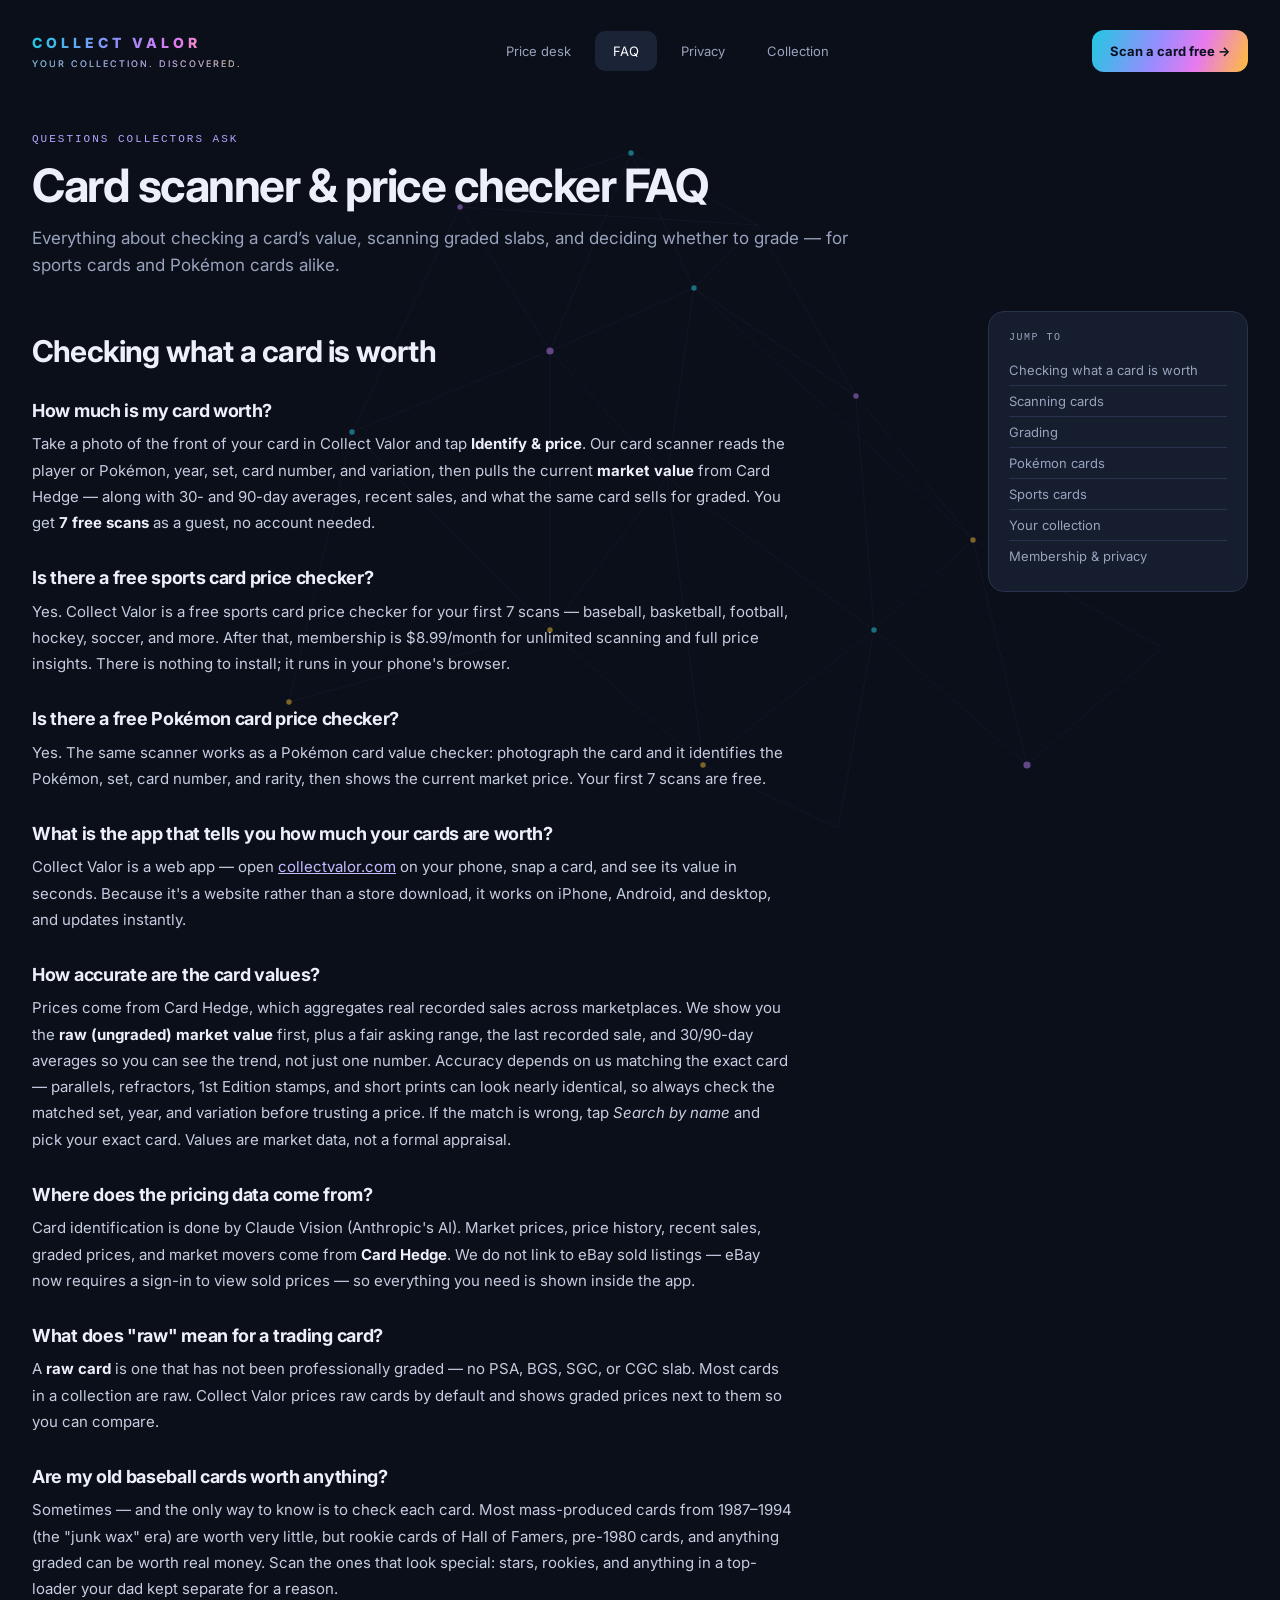
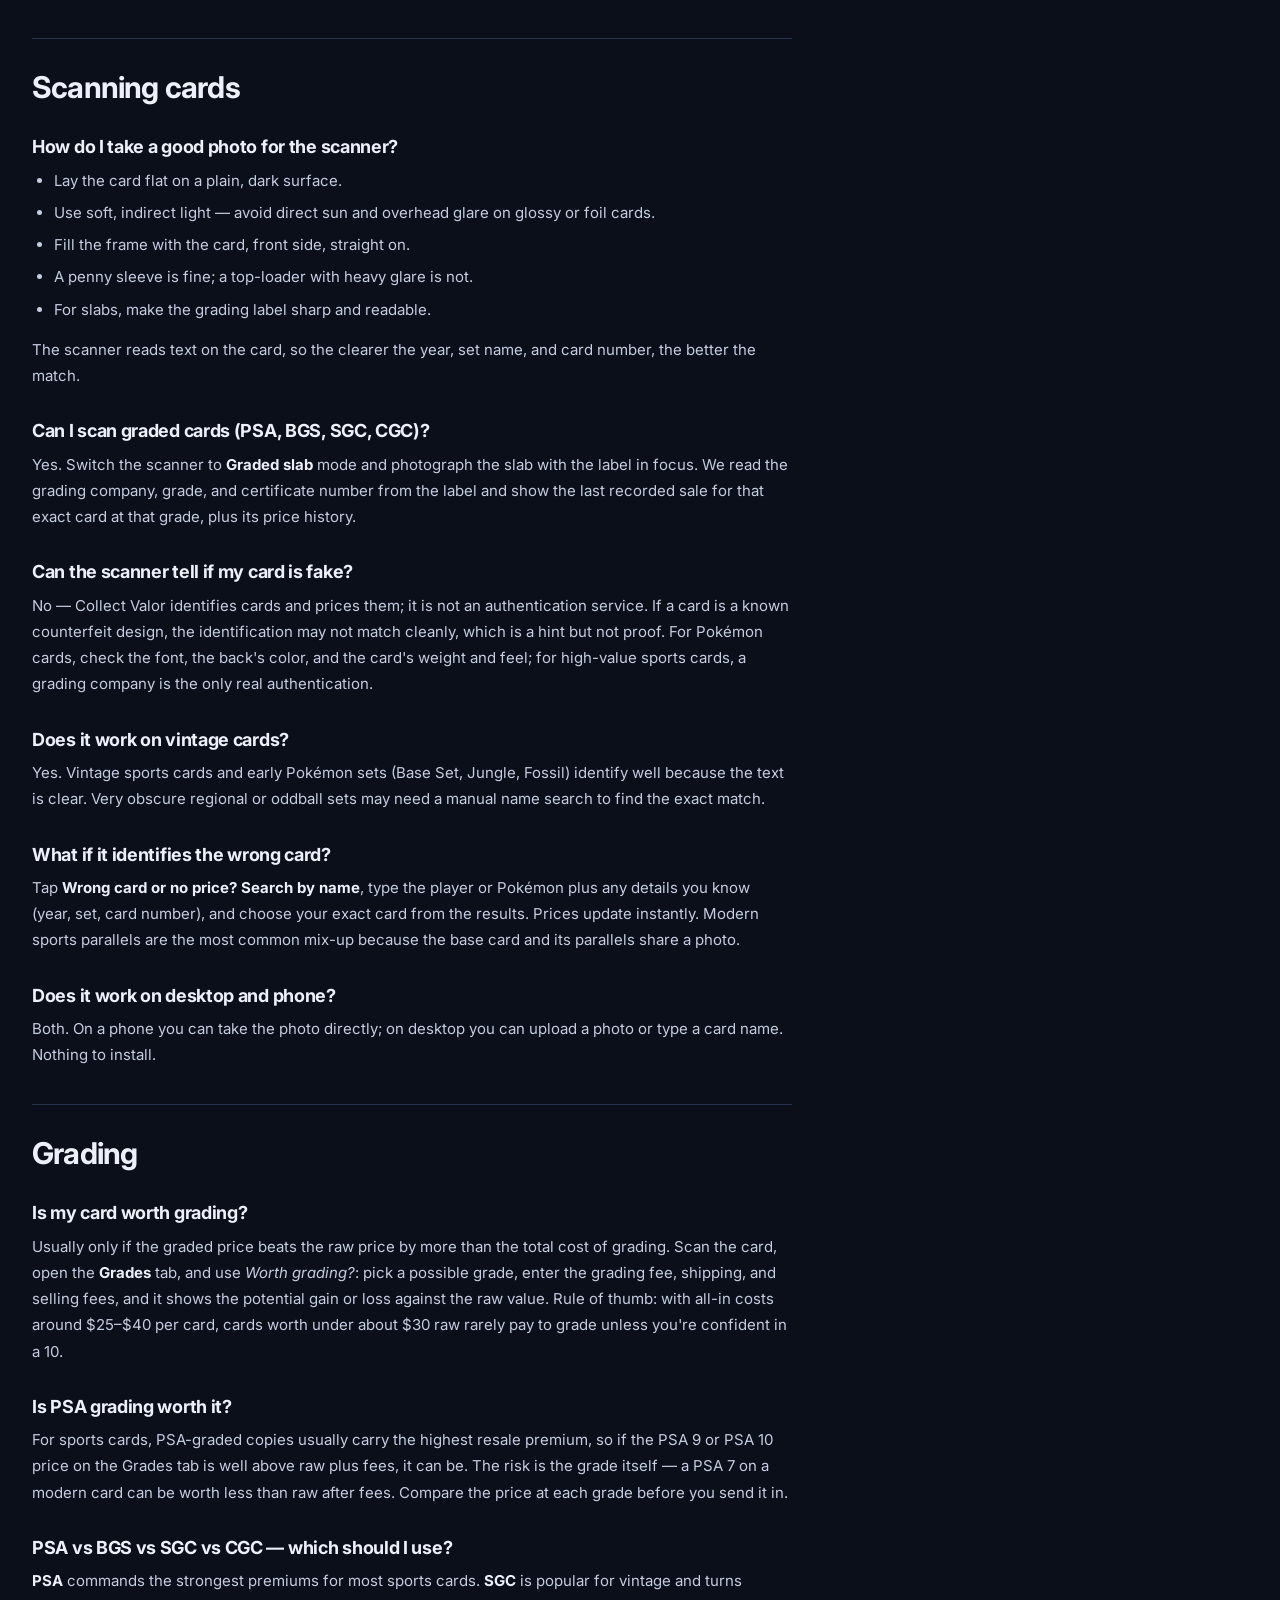
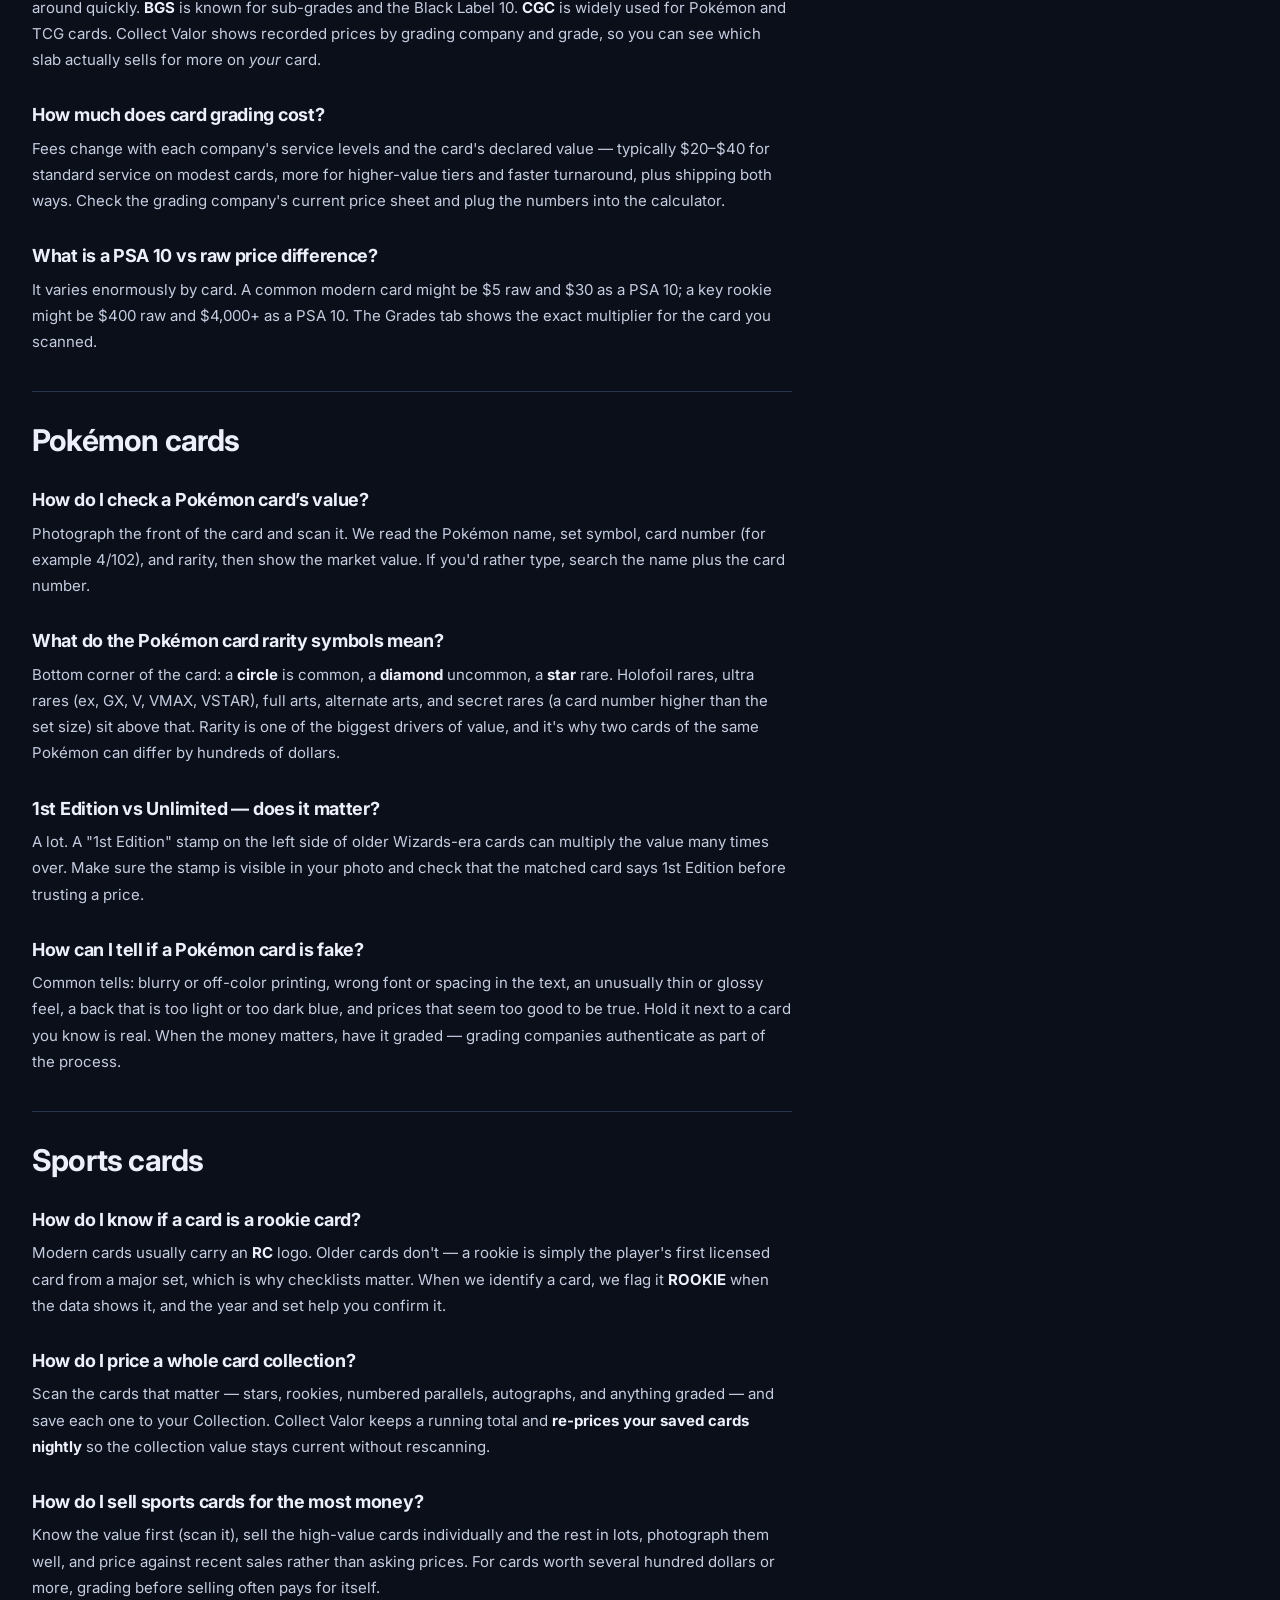
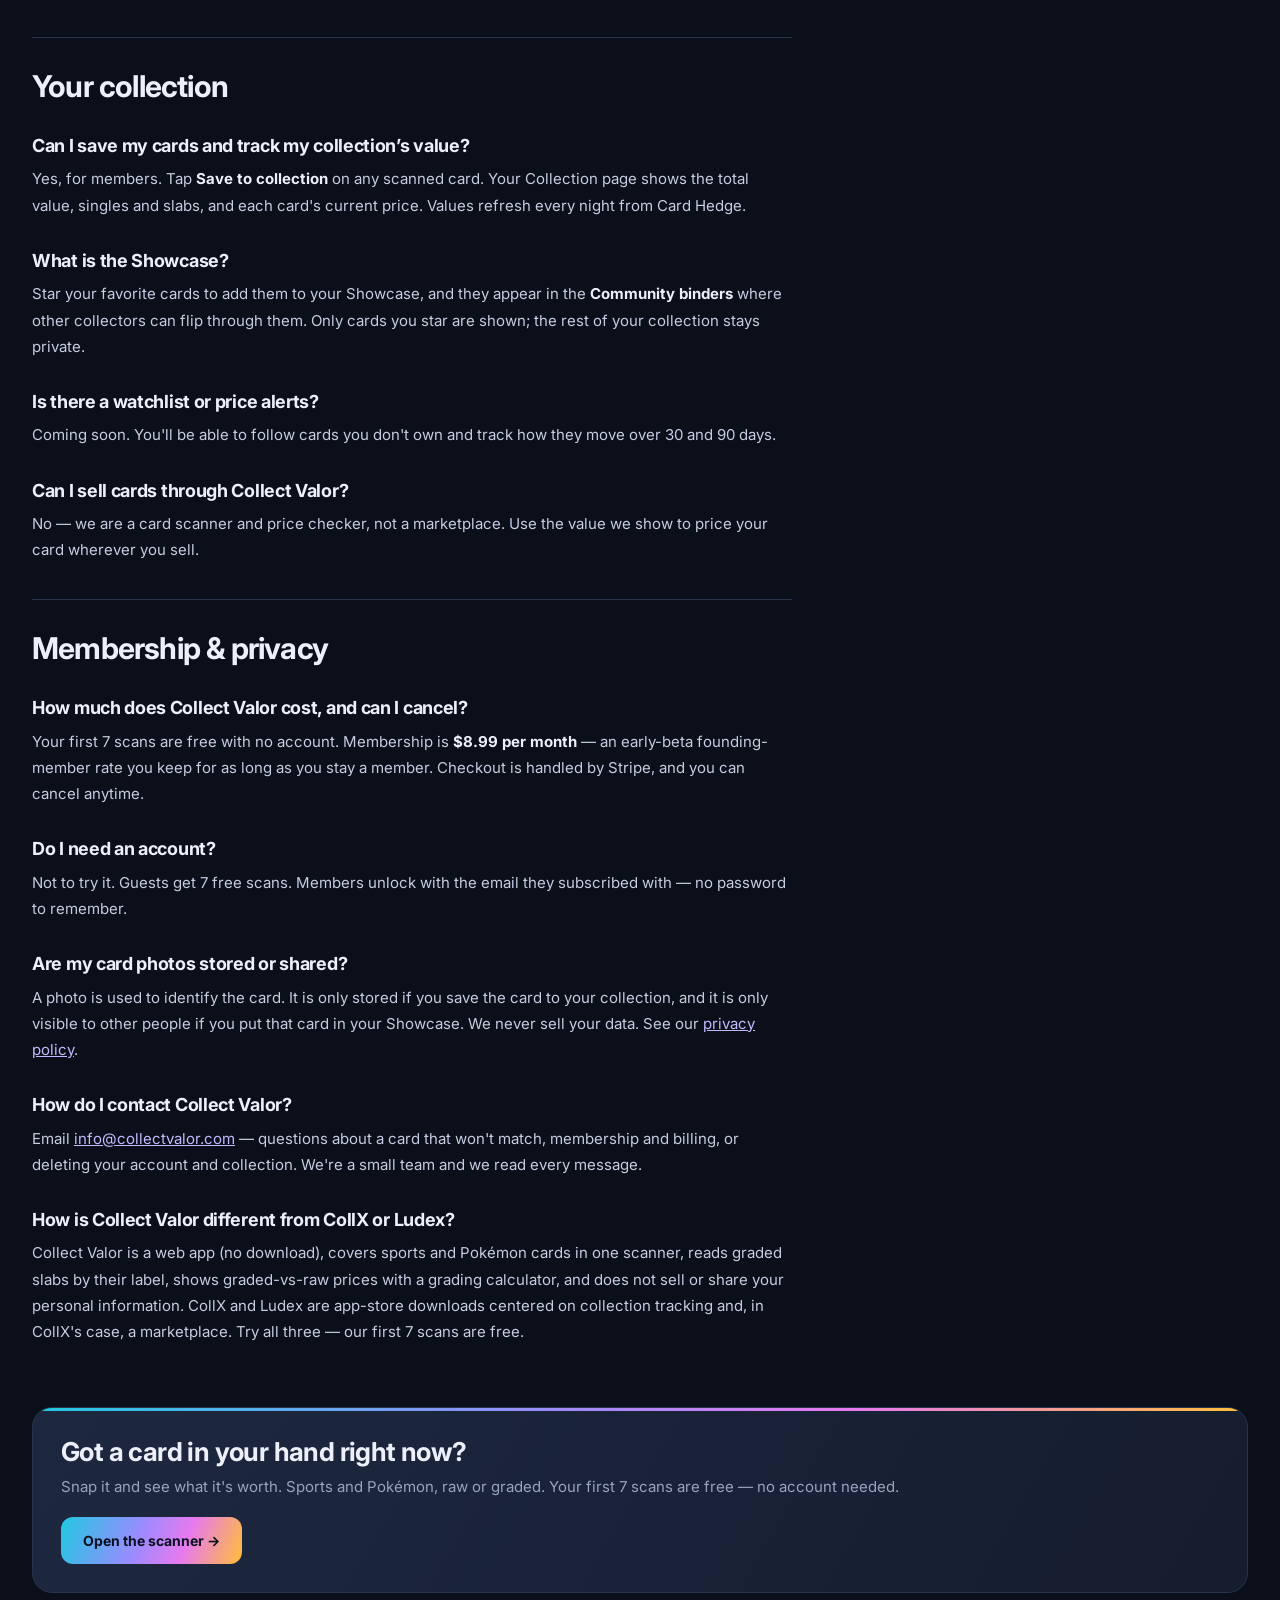
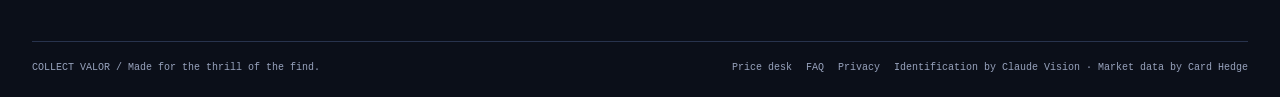
<file: faq.html>
<!DOCTYPE html>
<html lang="en">
<head>
<meta charset="UTF-8" />
<meta name="viewport" content="width=device-width, initial-scale=1.0" />
<meta name="theme-color" content="#0b0f19" />
<!-- Meta Pixel Code -->
<script>
!function(f,b,e,v,n,t,s)
{if(f.fbq)return;n=f.fbq=function(){n.callMethod?
n.callMethod.apply(n,arguments):n.queue.push(arguments)};
if(!f._fbq)f._fbq=n;n.push=n;n.loaded=!0;n.version='2.0';
n.queue=[];t=b.createElement(e);t.async=!0;
t.src=v;s=b.getElementsByTagName(e)[0];
s.parentNode.insertBefore(t,s)}(window, document,'script',
'https://connect.facebook.net/en_US/fbevents.js');
fbq('init', '917040513943761');
fbq('track', 'PageView');
</script>
<noscript><img height="1" width="1" style="display:none"
src="https://www.facebook.com/tr?id=917040513943761&ev=PageView&noscript=1"/></noscript>
<!-- End Meta Pixel Code -->
<title>Card Scanner &amp; Price Checker FAQ — Collect Valor</title>
<meta name="description" content="How to check what a sports or Pokémon card is worth, how accurate scanned card values are, whether your card is worth grading, PSA vs BGS vs SGC vs CGC, and how the free card scanner works." />
<link rel="canonical" href="https://collectvalor.com/faq" />
<meta name="robots" content="index, follow" />
<link rel="icon" href="/favicon.svg" type="image/svg+xml" />
<link rel="apple-touch-icon" href="/favicon.svg" />
<meta property="og:type" content="website" />
<meta property="og:site_name" content="Collect Valor" />
<meta property="og:title" content="Card Scanner &amp; Price Checker FAQ — Collect Valor" />
<meta property="og:description" content="How to check what a sports or Pokémon card is worth, how accurate scanned card values are, whether your card is worth grading, PSA vs BGS vs SGC vs CGC, and how the free card scanner works." />
<meta property="og:url" content="https://collectvalor.com/faq" />
<meta property="og:image" content="https://collectvalor.com/og-image.png" />
<meta property="og:image:width" content="1200" />
<meta property="og:image:height" content="630" />
<meta name="twitter:card" content="summary_large_image" />
<meta name="twitter:title" content="Card Scanner &amp; Price Checker FAQ — Collect Valor" />
<meta name="twitter:description" content="How to check what a sports or Pokémon card is worth, how accurate scanned card values are, whether your card is worth grading, PSA vs BGS vs SGC vs CGC, and how the free card scanner works." />
<meta name="twitter:image" content="https://collectvalor.com/og-image.png" />
<script type="application/ld+json">
{
 "@context": "https://schema.org",
 "@type": "FAQPage",
 "mainEntity": [
  {
   "@type": "Question",
   "name": "How much is my card worth?",
   "acceptedAnswer": {
    "@type": "Answer",
    "text": "Take a photo of the front of your card in Collect Valor and tap Identify & price . Our card scanner reads the player or Pokémon, year, set, card number, and variation, then pulls the current market value from Card Hedge — along with 30- and 90-day averages, recent sales, and what the same card sells for graded. You get 7 free scans as a guest, no account needed."
   }
  },
  {
   "@type": "Question",
   "name": "Is there a free sports card price checker?",
   "acceptedAnswer": {
    "@type": "Answer",
    "text": "Yes. Collect Valor is a free sports card price checker for your first 7 scans — baseball, basketball, football, hockey, soccer, and more. After that, membership is $8.99/month for unlimited scanning and full price insights. There is nothing to install; it runs in your phone's browser."
   }
  },
  {
   "@type": "Question",
   "name": "Is there a free Pokémon card price checker?",
   "acceptedAnswer": {
    "@type": "Answer",
    "text": "Yes. The same scanner works as a Pokémon card value checker: photograph the card and it identifies the Pokémon, set, card number, and rarity, then shows the current market price. Your first 7 scans are free."
   }
  },
  {
   "@type": "Question",
   "name": "What is the app that tells you how much your cards are worth?",
   "acceptedAnswer": {
    "@type": "Answer",
    "text": "Collect Valor is a web app — open collectvalor.com on your phone, snap a card, and see its value in seconds. Because it's a website rather than a store download, it works on iPhone, Android, and desktop, and updates instantly."
   }
  },
  {
   "@type": "Question",
   "name": "How accurate are the card values?",
   "acceptedAnswer": {
    "@type": "Answer",
    "text": "Prices come from Card Hedge, which aggregates real recorded sales across marketplaces. We show you the raw (ungraded) market value first, plus a fair asking range, the last recorded sale, and 30/90-day averages so you can see the trend, not just one number. Accuracy depends on us matching the exact card — parallels, refractors, 1st Edition stamps, and short prints can look nearly identical, so always check the matched set, year, and variation before trusting a price. If the match is wrong, tap Search by name and pick your exact card. Values are market data, not a formal appraisal."
   }
  },
  {
   "@type": "Question",
   "name": "Where does the pricing data come from?",
   "acceptedAnswer": {
    "@type": "Answer",
    "text": "Card identification is done by Claude Vision (Anthropic's AI). Market prices, price history, recent sales, graded prices, and market movers come from Card Hedge . We do not link to eBay sold listings — eBay now requires a sign-in to view sold prices — so everything you need is shown inside the app."
   }
  },
  {
   "@type": "Question",
   "name": "What does \"raw\" mean for a trading card?",
   "acceptedAnswer": {
    "@type": "Answer",
    "text": "A raw card is one that has not been professionally graded — no PSA, BGS, SGC, or CGC slab. Most cards in a collection are raw. Collect Valor prices raw cards by default and shows graded prices next to them so you can compare."
   }
  },
  {
   "@type": "Question",
   "name": "Are my old baseball cards worth anything?",
   "acceptedAnswer": {
    "@type": "Answer",
    "text": "Sometimes — and the only way to know is to check each card. Most mass-produced cards from 1987–1994 (the \"junk wax\" era) are worth very little, but rookie cards of Hall of Famers, pre-1980 cards, and anything graded can be worth real money. Scan the ones that look special: stars, rookies, and anything in a top-loader your dad kept separate for a reason."
   }
  },
  {
   "@type": "Question",
   "name": "How do I take a good photo for the scanner?",
   "acceptedAnswer": {
    "@type": "Answer",
    "text": "Lay the card flat on a plain, dark surface. Use soft, indirect light — avoid direct sun and overhead glare on glossy or foil cards. Fill the frame with the card, front side, straight on. A penny sleeve is fine; a top-loader with heavy glare is not. For slabs, make the grading label sharp and readable. The scanner reads text on the card, so the clearer the year, set name, and card number, the better the match."
   }
  },
  {
   "@type": "Question",
   "name": "Can I scan graded cards (PSA, BGS, SGC, CGC)?",
   "acceptedAnswer": {
    "@type": "Answer",
    "text": "Yes. Switch the scanner to Graded slab mode and photograph the slab with the label in focus. We read the grading company, grade, and certificate number from the label and show the last recorded sale for that exact card at that grade, plus its price history."
   }
  },
  {
   "@type": "Question",
   "name": "Can the scanner tell if my card is fake?",
   "acceptedAnswer": {
    "@type": "Answer",
    "text": "No — Collect Valor identifies cards and prices them; it is not an authentication service. If a card is a known counterfeit design, the identification may not match cleanly, which is a hint but not proof. For Pokémon cards, check the font, the back's color, and the card's weight and feel; for high-value sports cards, a grading company is the only real authentication."
   }
  },
  {
   "@type": "Question",
   "name": "Does it work on vintage cards?",
   "acceptedAnswer": {
    "@type": "Answer",
    "text": "Yes. Vintage sports cards and early Pokémon sets (Base Set, Jungle, Fossil) identify well because the text is clear. Very obscure regional or oddball sets may need a manual name search to find the exact match."
   }
  },
  {
   "@type": "Question",
   "name": "What if it identifies the wrong card?",
   "acceptedAnswer": {
    "@type": "Answer",
    "text": "Tap Wrong card or no price? Search by name , type the player or Pokémon plus any details you know (year, set, card number), and choose your exact card from the results. Prices update instantly. Modern sports parallels are the most common mix-up because the base card and its parallels share a photo."
   }
  },
  {
   "@type": "Question",
   "name": "Does it work on desktop and phone?",
   "acceptedAnswer": {
    "@type": "Answer",
    "text": "Both. On a phone you can take the photo directly; on desktop you can upload a photo or type a card name. Nothing to install."
   }
  },
  {
   "@type": "Question",
   "name": "Is my card worth grading?",
   "acceptedAnswer": {
    "@type": "Answer",
    "text": "Usually only if the graded price beats the raw price by more than the total cost of grading. Scan the card, open the Grades tab, and use Worth grading? : pick a possible grade, enter the grading fee, shipping, and selling fees, and it shows the potential gain or loss against the raw value. Rule of thumb: with all-in costs around $25–$40 per card, cards worth under about $30 raw rarely pay to grade unless you're confident in a 10."
   }
  },
  {
   "@type": "Question",
   "name": "Is PSA grading worth it?",
   "acceptedAnswer": {
    "@type": "Answer",
    "text": "For sports cards, PSA-graded copies usually carry the highest resale premium, so if the PSA 9 or PSA 10 price on the Grades tab is well above raw plus fees, it can be. The risk is the grade itself — a PSA 7 on a modern card can be worth less than raw after fees. Compare the price at each grade before you send it in."
   }
  },
  {
   "@type": "Question",
   "name": "PSA vs BGS vs SGC vs CGC — which should I use?",
   "acceptedAnswer": {
    "@type": "Answer",
    "text": "PSA commands the strongest premiums for most sports cards. SGC is popular for vintage and turns around quickly. BGS is known for sub-grades and the Black Label 10. CGC is widely used for Pokémon and TCG cards. Collect Valor shows recorded prices by grading company and grade, so you can see which slab actually sells for more on your card."
   }
  },
  {
   "@type": "Question",
   "name": "How much does card grading cost?",
   "acceptedAnswer": {
    "@type": "Answer",
    "text": "Fees change with each company's service levels and the card's declared value — typically $20–$40 for standard service on modest cards, more for higher-value tiers and faster turnaround, plus shipping both ways. Check the grading company's current price sheet and plug the numbers into the calculator."
   }
  },
  {
   "@type": "Question",
   "name": "What is a PSA 10 vs raw price difference?",
   "acceptedAnswer": {
    "@type": "Answer",
    "text": "It varies enormously by card. A common modern card might be $5 raw and $30 as a PSA 10; a key rookie might be $400 raw and $4,000+ as a PSA 10. The Grades tab shows the exact multiplier for the card you scanned."
   }
  },
  {
   "@type": "Question",
   "name": "How do I check a Pokémon card’s value?",
   "acceptedAnswer": {
    "@type": "Answer",
    "text": "Photograph the front of the card and scan it. We read the Pokémon name, set symbol, card number (for example 4/102), and rarity, then show the market value. If you'd rather type, search the name plus the card number."
   }
  },
  {
   "@type": "Question",
   "name": "What do the Pokémon card rarity symbols mean?",
   "acceptedAnswer": {
    "@type": "Answer",
    "text": "Bottom corner of the card: a circle is common, a diamond uncommon, a star rare. Holofoil rares, ultra rares (ex, GX, V, VMAX, VSTAR), full arts, alternate arts, and secret rares (a card number higher than the set size) sit above that. Rarity is one of the biggest drivers of value, and it's why two cards of the same Pokémon can differ by hundreds of dollars."
   }
  },
  {
   "@type": "Question",
   "name": "1st Edition vs Unlimited — does it matter?",
   "acceptedAnswer": {
    "@type": "Answer",
    "text": "A lot. A \"1st Edition\" stamp on the left side of older Wizards-era cards can multiply the value many times over. Make sure the stamp is visible in your photo and check that the matched card says 1st Edition before trusting a price."
   }
  },
  {
   "@type": "Question",
   "name": "How can I tell if a Pokémon card is fake?",
   "acceptedAnswer": {
    "@type": "Answer",
    "text": "Common tells: blurry or off-color printing, wrong font or spacing in the text, an unusually thin or glossy feel, a back that is too light or too dark blue, and prices that seem too good to be true. Hold it next to a card you know is real. When the money matters, have it graded — grading companies authenticate as part of the process."
   }
  },
  {
   "@type": "Question",
   "name": "How do I know if a card is a rookie card?",
   "acceptedAnswer": {
    "@type": "Answer",
    "text": "Modern cards usually carry an RC logo. Older cards don't — a rookie is simply the player's first licensed card from a major set, which is why checklists matter. When we identify a card, we flag it ROOKIE when the data shows it, and the year and set help you confirm it."
   }
  },
  {
   "@type": "Question",
   "name": "How do I price a whole card collection?",
   "acceptedAnswer": {
    "@type": "Answer",
    "text": "Scan the cards that matter — stars, rookies, numbered parallels, autographs, and anything graded — and save each one to your Collection. Collect Valor keeps a running total and re-prices your saved cards nightly so the collection value stays current without rescanning."
   }
  },
  {
   "@type": "Question",
   "name": "How do I sell sports cards for the most money?",
   "acceptedAnswer": {
    "@type": "Answer",
    "text": "Know the value first (scan it), sell the high-value cards individually and the rest in lots, photograph them well, and price against recent sales rather than asking prices. For cards worth several hundred dollars or more, grading before selling often pays for itself."
   }
  },
  {
   "@type": "Question",
   "name": "Can I save my cards and track my collection’s value?",
   "acceptedAnswer": {
    "@type": "Answer",
    "text": "Yes, for members. Tap Save to collection on any scanned card. Your Collection page shows the total value, singles and slabs, and each card's current price. Values refresh every night from Card Hedge."
   }
  },
  {
   "@type": "Question",
   "name": "What is the Showcase?",
   "acceptedAnswer": {
    "@type": "Answer",
    "text": "Star your favorite cards to add them to your Showcase, and they appear in the Community binders where other collectors can flip through them. Only cards you star are shown; the rest of your collection stays private."
   }
  },
  {
   "@type": "Question",
   "name": "Is there a watchlist or price alerts?",
   "acceptedAnswer": {
    "@type": "Answer",
    "text": "Coming soon. You'll be able to follow cards you don't own and track how they move over 30 and 90 days."
   }
  },
  {
   "@type": "Question",
   "name": "Can I sell cards through Collect Valor?",
   "acceptedAnswer": {
    "@type": "Answer",
    "text": "No — we are a card scanner and price checker, not a marketplace. Use the value we show to price your card wherever you sell."
   }
  },
  {
   "@type": "Question",
   "name": "How much does Collect Valor cost, and can I cancel?",
   "acceptedAnswer": {
    "@type": "Answer",
    "text": "Your first 7 scans are free with no account. Membership is $8.99 per month — an early-beta founding-member rate you keep for as long as you stay a member. Checkout is handled by Stripe, and you can cancel anytime."
   }
  },
  {
   "@type": "Question",
   "name": "Do I need an account?",
   "acceptedAnswer": {
    "@type": "Answer",
    "text": "Not to try it. Guests get 7 free scans. Members unlock with the email they subscribed with — no password to remember."
   }
  },
  {
   "@type": "Question",
   "name": "Are my card photos stored or shared?",
   "acceptedAnswer": {
    "@type": "Answer",
    "text": "A photo is used to identify the card. It is only stored if you save the card to your collection, and it is only visible to other people if you put that card in your Showcase. We never sell your data. See our privacy policy ."
   }
  },
  {
   "@type": "Question",
   "name": "How do I contact Collect Valor?",
   "acceptedAnswer": {
    "@type": "Answer",
    "text": "Email info@collectvalor.com — questions about a card that won't match, membership and billing, or deleting your account and collection. We're a small team and we read every message."
   }
  },
  {
   "@type": "Question",
   "name": "How is Collect Valor different from CollX or Ludex?",
   "acceptedAnswer": {
    "@type": "Answer",
    "text": "Collect Valor is a web app (no download), covers sports and Pokémon cards in one scanner, reads graded slabs by their label, shows graded-vs-raw prices with a grading calculator, and does not sell or share your personal information. CollX and Ludex are app-store downloads centered on collection tracking and, in CollX's case, a marketplace. Try all three — our first 7 scans are free."
   }
  }
 ]
}
</script>
<link rel="preconnect" href="https://fonts.googleapis.com" />
<link rel="preconnect" href="https://fonts.gstatic.com" crossorigin />
<link href="https://fonts.googleapis.com/css2?family=Inter:wght@400;500;600;700;800&display=swap" rel="stylesheet" />
<style>
:root{color-scheme:dark;--bg:#0b0f19;--panel:#151d2e;--line:#28334d;--text:#edf0fa;--muted:#98a3bd;--gradient:linear-gradient(110deg,#21c8e1,#9b8bff 43%,#e77aee 68%,#ffbe39)}
*{box-sizing:border-box}body{margin:0;background:var(--bg);color:var(--text);font-family:Inter,Arial,sans-serif}
a{color:#c4baff}a:focus-visible,button:focus-visible{outline:3px solid #37cee5;outline-offset:4px}
.ambient{position:fixed;inset:0;width:100%;height:100%;pointer-events:none;opacity:.5;z-index:-1}
main{max-width:1280px;margin:auto;padding:30px 32px 24px;width:100%;min-width:0}
header{display:flex;align-items:center;justify-content:space-between;gap:24px;flex-wrap:wrap}
header>*{min-width:0}
.brand{font-size:14px;font-weight:800;letter-spacing:4px;background:var(--gradient);color:transparent;background-clip:text;text-decoration:none;display:block}
.brand small{display:block;color:var(--muted);font-size:9px;letter-spacing:2px;margin-top:7px;font-weight:400}
nav{display:flex;gap:6px}nav a{color:var(--muted);padding:12px 18px;border-radius:10px;font-size:13px;text-decoration:none}
nav a.active{background:#1b2437;color:white}nav a:hover{color:white}
.cta{border:0;border-radius:12px;padding:13px 18px;font-weight:700;font-size:13px;background:var(--gradient);color:#0b1020;text-decoration:none;white-space:nowrap}
.intro{margin:54px 0 32px;max-width:820px}
.eyebrow{font:11px monospace;color:#b3a6ff;letter-spacing:2px}
.intro h1{font-size:clamp(30px,4vw,46px);letter-spacing:-1.5px;line-height:1.1;margin:14px 0}
.intro p{color:var(--muted);font-size:17px;line-height:1.6;margin:0}
.layout{display:grid;grid-template-columns:minmax(0,1fr) 260px;gap:40px;align-items:start}
.toc{position:sticky;top:24px;border:1px solid var(--line);border-radius:16px;background:var(--panel);padding:20px}
.toc .label{display:block;font:10px monospace;letter-spacing:1.5px;color:var(--muted);margin-bottom:12px}
.toc a{display:block;color:var(--muted);text-decoration:none;font-size:13px;padding:7px 0;border-bottom:1px solid var(--line)}
.toc a:last-child{border-bottom:0}.toc a:hover{color:var(--text)}
article{min-width:0;max-width:760px}
article section{border-top:1px solid var(--line);padding-top:8px;margin-top:36px}
article section:first-of-type{border-top:0;margin-top:0;padding-top:0}
article h2{font-size:clamp(22px,2.6vw,30px);letter-spacing:-.8px;margin:22px 0 8px;scroll-margin-top:24px}
article h3{font-size:18px;letter-spacing:-.3px;margin:30px 0 8px;line-height:1.35;scroll-margin-top:24px}
article p,article li{color:#c5cde1;font-size:15px;line-height:1.75}
article p{margin:0 0 14px}article ul,article ol{padding-left:22px;margin:0 0 14px}article li{margin-bottom:6px}
article strong{color:var(--text)}
article table{width:100%;border-collapse:collapse;font:13px monospace;margin:14px 0 20px;table-layout:fixed}
article th{color:var(--muted);font-size:10px;font-weight:400;text-align:left}
article td,article th{padding:12px 6px;border-bottom:1px solid var(--line);vertical-align:top;overflow-wrap:anywhere;font-family:Inter,Arial,sans-serif;font-size:13px;line-height:1.5}
article th{font-family:monospace}
.callout{border:1px solid #32d6ac44;background:#32d6ac09;border-radius:14px;padding:18px 20px;margin:20px 0}
.callout p{margin:0}.callout strong{color:#6de0c0}
.pill{display:inline-block;font:9px monospace;letter-spacing:1.5px;color:#c4baff;background:#a894ff16;border:1px solid #a894ff38;border-radius:5px;padding:5px 7px;margin:0 6px 6px 0}
.scan-cta{margin:48px 0 0;border:1px solid var(--line);border-radius:20px;padding:28px;background:linear-gradient(120deg,#1d2840,#151d2e);position:relative;overflow:hidden}
.scan-cta:before{content:'';position:absolute;inset:0 0 auto;height:3px;background:var(--gradient)}
.scan-cta h2{margin:0 0 8px;font-size:26px;letter-spacing:-.6px}.scan-cta p{color:var(--muted);margin:0 0 18px;font-size:15px;line-height:1.6}
.scan-cta .cta{display:inline-block;padding:15px 22px;font-size:14px}
footer{display:flex;justify-content:space-between;gap:20px;border-top:1px solid var(--line);margin-top:48px;padding-top:20px;color:var(--muted);font:10px monospace;flex-wrap:wrap}
footer a{color:var(--muted);text-decoration:none;margin-right:14px}footer a:hover{color:var(--text)}
@media(max-width:900px){.layout{grid-template-columns:minmax(0,1fr)}.toc{position:static;order:-1}}
@media(max-width:760px){main{padding:22px 18px}nav{width:100%;display:grid;grid-template-columns:repeat(4,minmax(0,1fr));gap:4px;border-bottom:1px solid var(--line);padding-bottom:12px}nav a{text-align:center;min-height:44px;padding:12px 4px;font-size:12px}.cta{display:none}.intro{margin:28px 0 24px}.intro p{font-size:14px}article p,article li{font-size:14px}}
@media(prefers-reduced-motion:reduce){*{transition:none!important}}
</style>
<!-- Privacy-friendly analytics by Plausible -->
<script async src="https://plausible.io/js/pa-CFsJ2ENI3kalPgEOBxGW9.js"></script>
<script>
  window.plausible=window.plausible||function(){(plausible.q=plausible.q||[]).push(arguments)},plausible.init=plausible.init||function(i){plausible.o=i||{}};
  plausible.init()
</script>
</head>
<body>
<svg class="ambient" viewBox="0 0 1500 1000" preserveAspectRatio="xMidYMid slice" aria-hidden="true"><g stroke="#6c68c0" stroke-opacity=".19" fill="none"><path d="M550 230 740 170 810 320 650 390 550 230 880 250 740 170 650 390 780 530 810 320 990 440 880 250 810 320 1120 600 990 440 1010 700 780 530 650 700 650 390M650 700 820 850 1010 700 1120 600 1180 850 1010 700 970 920 820 850 780 530M550 230 430 480 650 700 360 780 430 480 650 390M1180 850 1330 720 1120 600"/></g><g fill="#2ad2e6"><circle cx="740" cy="170" r="3"/><circle cx="810" cy="320" r="3"/><circle cx="1010" cy="700" r="3"/><circle cx="430" cy="480" r="3"/></g><g fill="#ba7df1"><circle cx="550" cy="230" r="3"/><circle cx="650" cy="390" r="4"/><circle cx="990" cy="440" r="3"/><circle cx="1180" cy="850" r="4"/></g><g fill="#efbb36"><circle cx="650" cy="700" r="3"/><circle cx="820" cy="850" r="3"/><circle cx="1120" cy="600" r="3"/><circle cx="360" cy="780" r="3"/></g></svg>
<main>
<header>
  <a class="brand" href="/">COLLECT VALOR<small>YOUR COLLECTION. DISCOVERED.</small></a>
  <nav aria-label="Main navigation">
    <a href="/">Price desk</a>
    <a href="/faq" class="active" aria-current="page">FAQ</a>
    <a href="/privacy">Privacy</a>
    <a href="/#collection">Collection</a>
  </nav>
  <a class="cta" href="/">Scan a card free →</a>
</header>
<section class="intro"><span class="eyebrow">QUESTIONS COLLECTORS ASK</span><h1>Card scanner &amp; price checker FAQ</h1><p>Everything about checking a card’s value, scanning graded slabs, and deciding whether to grade — for sports cards and Pokémon cards alike.</p></section>
<div class="layout"><article><section id="value"><h2>Checking what a card is worth</h2><h3 id="how-much-is-my-card-worth">How much is my card worth?</h3><p>Take a photo of the front of your card in Collect Valor and tap <strong>Identify &amp; price</strong>. Our card scanner reads the player or Pokémon, year, set, card number, and variation, then pulls the current <strong>market value</strong> from Card Hedge — along with 30- and 90-day averages, recent sales, and what the same card sells for graded. You get <strong>7 free scans</strong> as a guest, no account needed.</p><h3 id="is-there-a-free-sports-card-price-checker">Is there a free sports card price checker?</h3><p>Yes. Collect Valor is a free sports card price checker for your first 7 scans — baseball, basketball, football, hockey, soccer, and more. After that, membership is $8.99/month for unlimited scanning and full price insights. There is nothing to install; it runs in your phone's browser.</p><h3 id="is-there-a-free-pok-mon-card-price-checker">Is there a free Pokémon card price checker?</h3><p>Yes. The same scanner works as a Pokémon card value checker: photograph the card and it identifies the Pokémon, set, card number, and rarity, then shows the current market price. Your first 7 scans are free.</p><h3 id="what-is-the-app-that-tells-you-how-much-your-cards-are-worth">What is the app that tells you how much your cards are worth?</h3><p>Collect Valor is a web app — open <a href="/">collectvalor.com</a> on your phone, snap a card, and see its value in seconds. Because it's a website rather than a store download, it works on iPhone, Android, and desktop, and updates instantly.</p><h3 id="how-accurate-are-the-card-values">How accurate are the card values?</h3><p>Prices come from Card Hedge, which aggregates real recorded sales across marketplaces. We show you the <strong>raw (ungraded) market value</strong> first, plus a fair asking range, the last recorded sale, and 30/90-day averages so you can see the trend, not just one number. Accuracy depends on us matching the exact card — parallels, refractors, 1st Edition stamps, and short prints can look nearly identical, so always check the matched set, year, and variation before trusting a price. If the match is wrong, tap <em>Search by name</em> and pick your exact card. Values are market data, not a formal appraisal.</p><h3 id="where-does-the-pricing-data-come-from">Where does the pricing data come from?</h3><p>Card identification is done by Claude Vision (Anthropic's AI). Market prices, price history, recent sales, graded prices, and market movers come from <strong>Card Hedge</strong>. We do not link to eBay sold listings — eBay now requires a sign-in to view sold prices — so everything you need is shown inside the app.</p><h3 id="what-does-raw-mean-for-a-trading-card">What does &quot;raw&quot; mean for a trading card?</h3><p>A <strong>raw card</strong> is one that has not been professionally graded — no PSA, BGS, SGC, or CGC slab. Most cards in a collection are raw. Collect Valor prices raw cards by default and shows graded prices next to them so you can compare.</p><h3 id="are-my-old-baseball-cards-worth-anything">Are my old baseball cards worth anything?</h3><p>Sometimes — and the only way to know is to check each card. Most mass-produced cards from 1987–1994 (the "junk wax" era) are worth very little, but rookie cards of Hall of Famers, pre-1980 cards, and anything graded can be worth real money. Scan the ones that look special: stars, rookies, and anything in a top-loader your dad kept separate for a reason.</p></section><section id="scanning"><h2>Scanning cards</h2><h3 id="how-do-i-take-a-good-photo-for-the-scanner">How do I take a good photo for the scanner?</h3><ul><li>Lay the card flat on a plain, dark surface.</li><li>Use soft, indirect light — avoid direct sun and overhead glare on glossy or foil cards.</li><li>Fill the frame with the card, front side, straight on.</li><li>A penny sleeve is fine; a top-loader with heavy glare is not.</li><li>For slabs, make the grading label sharp and readable.</li></ul><p>The scanner reads text on the card, so the clearer the year, set name, and card number, the better the match.</p><h3 id="can-i-scan-graded-cards-psa-bgs-sgc-cgc">Can I scan graded cards (PSA, BGS, SGC, CGC)?</h3><p>Yes. Switch the scanner to <strong>Graded slab</strong> mode and photograph the slab with the label in focus. We read the grading company, grade, and certificate number from the label and show the last recorded sale for that exact card at that grade, plus its price history.</p><h3 id="can-the-scanner-tell-if-my-card-is-fake">Can the scanner tell if my card is fake?</h3><p>No — Collect Valor identifies cards and prices them; it is not an authentication service. If a card is a known counterfeit design, the identification may not match cleanly, which is a hint but not proof. For Pokémon cards, check the font, the back's color, and the card's weight and feel; for high-value sports cards, a grading company is the only real authentication.</p><h3 id="does-it-work-on-vintage-cards">Does it work on vintage cards?</h3><p>Yes. Vintage sports cards and early Pokémon sets (Base Set, Jungle, Fossil) identify well because the text is clear. Very obscure regional or oddball sets may need a manual name search to find the exact match.</p><h3 id="what-if-it-identifies-the-wrong-card">What if it identifies the wrong card?</h3><p>Tap <strong>Wrong card or no price? Search by name</strong>, type the player or Pokémon plus any details you know (year, set, card number), and choose your exact card from the results. Prices update instantly. Modern sports parallels are the most common mix-up because the base card and its parallels share a photo.</p><h3 id="does-it-work-on-desktop-and-phone">Does it work on desktop and phone?</h3><p>Both. On a phone you can take the photo directly; on desktop you can upload a photo or type a card name. Nothing to install.</p></section><section id="grading"><h2>Grading</h2><h3 id="is-my-card-worth-grading">Is my card worth grading?</h3><p>Usually only if the graded price beats the raw price by more than the total cost of grading. Scan the card, open the <strong>Grades</strong> tab, and use <em>Worth grading?</em>: pick a possible grade, enter the grading fee, shipping, and selling fees, and it shows the potential gain or loss against the raw value. Rule of thumb: with all-in costs around $25–$40 per card, cards worth under about $30 raw rarely pay to grade unless you're confident in a 10.</p><h3 id="is-psa-grading-worth-it">Is PSA grading worth it?</h3><p>For sports cards, PSA-graded copies usually carry the highest resale premium, so if the PSA 9 or PSA 10 price on the Grades tab is well above raw plus fees, it can be. The risk is the grade itself — a PSA 7 on a modern card can be worth less than raw after fees. Compare the price at each grade before you send it in.</p><h3 id="psa-vs-bgs-vs-sgc-vs-cgc-which-should-i-use">PSA vs BGS vs SGC vs CGC — which should I use?</h3><p><strong>PSA</strong> commands the strongest premiums for most sports cards. <strong>SGC</strong> is popular for vintage and turns around quickly. <strong>BGS</strong> is known for sub-grades and the Black Label 10. <strong>CGC</strong> is widely used for Pokémon and TCG cards. Collect Valor shows recorded prices by grading company and grade, so you can see which slab actually sells for more on <em>your</em> card.</p><h3 id="how-much-does-card-grading-cost">How much does card grading cost?</h3><p>Fees change with each company's service levels and the card's declared value — typically $20–$40 for standard service on modest cards, more for higher-value tiers and faster turnaround, plus shipping both ways. Check the grading company's current price sheet and plug the numbers into the calculator.</p><h3 id="what-is-a-psa-10-vs-raw-price-difference">What is a PSA 10 vs raw price difference?</h3><p>It varies enormously by card. A common modern card might be $5 raw and $30 as a PSA 10; a key rookie might be $400 raw and $4,000+ as a PSA 10. The Grades tab shows the exact multiplier for the card you scanned.</p></section><section id="pokemon"><h2>Pokémon cards</h2><h3 id="how-do-i-check-a-pok-mon-cards-value">How do I check a Pokémon card’s value?</h3><p>Photograph the front of the card and scan it. We read the Pokémon name, set symbol, card number (for example 4/102), and rarity, then show the market value. If you'd rather type, search the name plus the card number.</p><h3 id="what-do-the-pok-mon-card-rarity-symbols-mean">What do the Pokémon card rarity symbols mean?</h3><p>Bottom corner of the card: a <strong>circle</strong> is common, a <strong>diamond</strong> uncommon, a <strong>star</strong> rare. Holofoil rares, ultra rares (ex, GX, V, VMAX, VSTAR), full arts, alternate arts, and secret rares (a card number higher than the set size) sit above that. Rarity is one of the biggest drivers of value, and it's why two cards of the same Pokémon can differ by hundreds of dollars.</p><h3 id="1st-edition-vs-unlimited-does-it-matter">1st Edition vs Unlimited — does it matter?</h3><p>A lot. A "1st Edition" stamp on the left side of older Wizards-era cards can multiply the value many times over. Make sure the stamp is visible in your photo and check that the matched card says 1st Edition before trusting a price.</p><h3 id="how-can-i-tell-if-a-pok-mon-card-is-fake">How can I tell if a Pokémon card is fake?</h3><p>Common tells: blurry or off-color printing, wrong font or spacing in the text, an unusually thin or glossy feel, a back that is too light or too dark blue, and prices that seem too good to be true. Hold it next to a card you know is real. When the money matters, have it graded — grading companies authenticate as part of the process.</p></section><section id="sports"><h2>Sports cards</h2><h3 id="how-do-i-know-if-a-card-is-a-rookie-card">How do I know if a card is a rookie card?</h3><p>Modern cards usually carry an <strong>RC</strong> logo. Older cards don't — a rookie is simply the player's first licensed card from a major set, which is why checklists matter. When we identify a card, we flag it <strong>ROOKIE</strong> when the data shows it, and the year and set help you confirm it.</p><h3 id="how-do-i-price-a-whole-card-collection">How do I price a whole card collection?</h3><p>Scan the cards that matter — stars, rookies, numbered parallels, autographs, and anything graded — and save each one to your Collection. Collect Valor keeps a running total and <strong>re-prices your saved cards nightly</strong> so the collection value stays current without rescanning.</p><h3 id="how-do-i-sell-sports-cards-for-the-most-money">How do I sell sports cards for the most money?</h3><p>Know the value first (scan it), sell the high-value cards individually and the rest in lots, photograph them well, and price against recent sales rather than asking prices. For cards worth several hundred dollars or more, grading before selling often pays for itself.</p></section><section id="collection"><h2>Your collection</h2><h3 id="can-i-save-my-cards-and-track-my-collections-value">Can I save my cards and track my collection’s value?</h3><p>Yes, for members. Tap <strong>Save to collection</strong> on any scanned card. Your Collection page shows the total value, singles and slabs, and each card's current price. Values refresh every night from Card Hedge.</p><h3 id="what-is-the-showcase">What is the Showcase?</h3><p>Star your favorite cards to add them to your Showcase, and they appear in the <strong>Community binders</strong> where other collectors can flip through them. Only cards you star are shown; the rest of your collection stays private.</p><h3 id="is-there-a-watchlist-or-price-alerts">Is there a watchlist or price alerts?</h3><p>Coming soon. You'll be able to follow cards you don't own and track how they move over 30 and 90 days.</p><h3 id="can-i-sell-cards-through-collect-valor">Can I sell cards through Collect Valor?</h3><p>No — we are a card scanner and price checker, not a marketplace. Use the value we show to price your card wherever you sell.</p></section><section id="membership"><h2>Membership &amp; privacy</h2><h3 id="how-much-does-collect-valor-cost-and-can-i-cancel">How much does Collect Valor cost, and can I cancel?</h3><p>Your first 7 scans are free with no account. Membership is <strong>$8.99 per month</strong> — an early-beta founding-member rate you keep for as long as you stay a member. Checkout is handled by Stripe, and you can cancel anytime.</p><h3 id="do-i-need-an-account">Do I need an account?</h3><p>Not to try it. Guests get 7 free scans. Members unlock with the email they subscribed with — no password to remember.</p><h3 id="are-my-card-photos-stored-or-shared">Are my card photos stored or shared?</h3><p>A photo is used to identify the card. It is only stored if you save the card to your collection, and it is only visible to other people if you put that card in your Showcase. We never sell your data. See our <a href="/privacy">privacy policy</a>.</p><h3 id="how-do-i-contact-collect-valor">How do I contact Collect Valor?</h3><p>Email <a href="mailto:info@collectvalor.com">info@collectvalor.com</a> — questions about a card that won't match, membership and billing, or deleting your account and collection. We're a small team and we read every message.</p><h3 id="how-is-collect-valor-different-from-collx-or-ludex">How is Collect Valor different from CollX or Ludex?</h3><p>Collect Valor is a web app (no download), covers sports and Pokémon cards in one scanner, reads graded slabs by their label, shows graded-vs-raw prices with a grading calculator, and does not sell or share your personal information. CollX and Ludex are app-store downloads centered on collection tracking and, in CollX's case, a marketplace. Try all three — our first 7 scans are free.</p></section></article><aside class="toc"><span class="label">JUMP TO</span><a href="#value">Checking what a card is worth</a><a href="#scanning">Scanning cards</a><a href="#grading">Grading</a><a href="#pokemon">Pokémon cards</a><a href="#sports">Sports cards</a><a href="#collection">Your collection</a><a href="#membership">Membership &amp; privacy</a></aside></div>
<div class="scan-cta"><h2>Got a card in your hand right now?</h2><p>Snap it and see what it's worth. Sports and Pokémon, raw or graded. Your first 7 scans are free — no account needed.</p><a class="cta" href="/">Open the scanner →</a></div>
<footer><span>COLLECT VALOR <span aria-hidden="true">/</span> Made for the thrill of the find.</span><span><a href="/">Price desk</a><a href="/faq">FAQ</a><a href="/privacy">Privacy</a>Identification by Claude Vision · Market data by Card Hedge</span></footer>
</main>
</body>
</html>
</file>
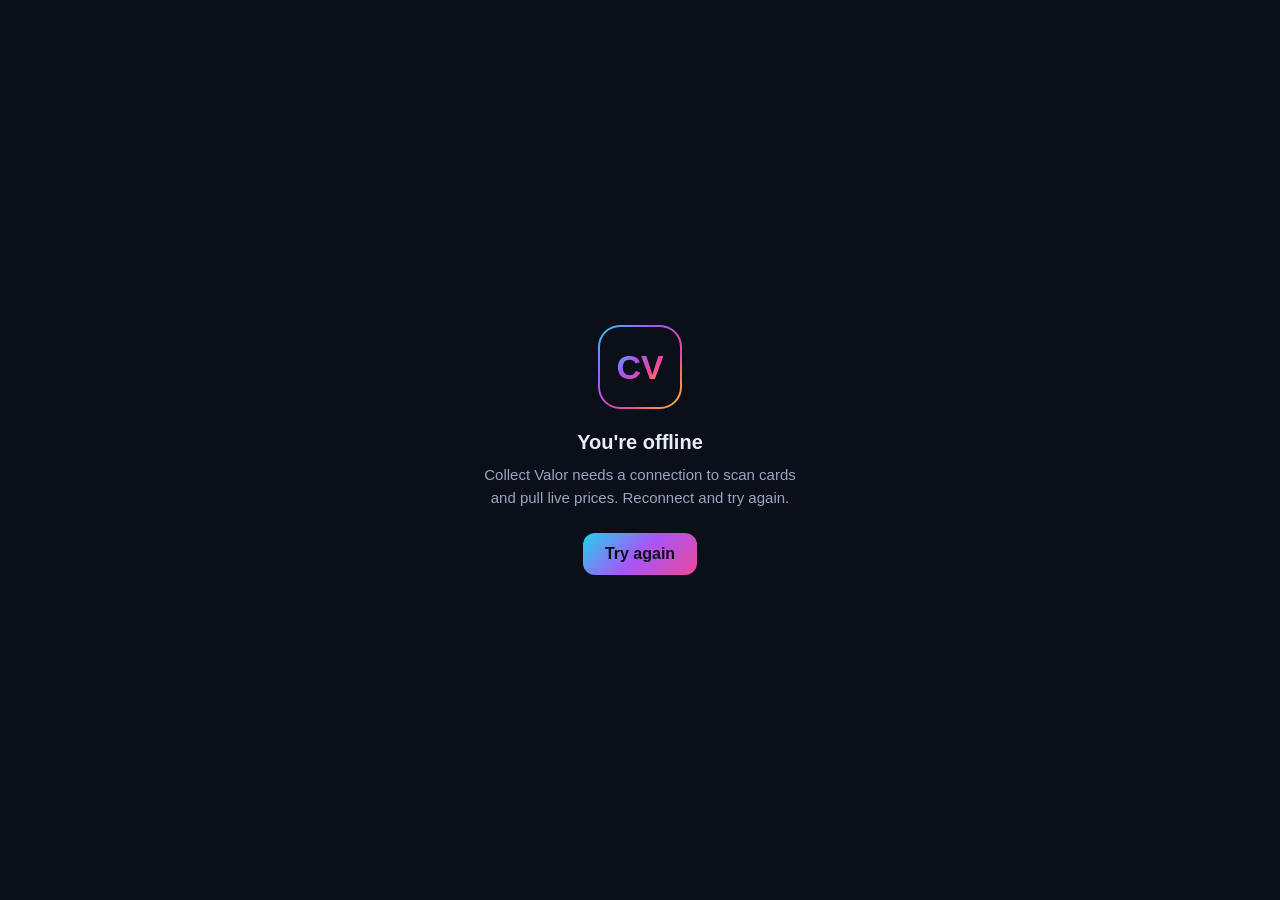
<file: offline.html>
<!DOCTYPE html>
<html lang="en">
<head>
<meta charset="UTF-8" />
<meta name="viewport" content="width=device-width, initial-scale=1.0" />
<meta name="theme-color" content="#0b0f19" />
<title>You're offline — Collect Valor</title>
<style>
  :root { color-scheme: dark; }
  * { box-sizing: border-box; }
  body {
    margin: 0; min-height: 100vh;
    display: flex; align-items: center; justify-content: center;
    background: #0b0f19; color: #e7ecf5;
    font-family: -apple-system, BlinkMacSystemFont, "Segoe UI", Roboto, Helvetica, Arial, sans-serif;
    padding: 24px; text-align: center;
  }
  .wrap { max-width: 340px; }
  .mark {
    width: 84px; height: 84px; margin: 0 auto 22px;
    border-radius: 22px; display: flex; align-items: center; justify-content: center;
    background: #0b0f19; border: 2px solid transparent;
    background-image: linear-gradient(#0b0f19,#0b0f19), linear-gradient(135deg,#22d3ee,#a855f7,#ec4899,#f5c518);
    background-origin: border-box; background-clip: padding-box, border-box;
    font-weight: 800; font-size: 34px;
    color: transparent;
  }
  .mark span {
    background: linear-gradient(135deg,#22d3ee,#a855f7,#ec4899,#f5c518);
    -webkit-background-clip: text; background-clip: text; color: transparent;
  }
  h1 { font-size: 20px; margin: 0 0 10px; }
  p { color: #9aa6bd; line-height: 1.5; margin: 0 0 24px; font-size: 15px; }
  button {
    font: inherit; font-weight: 700; color: #0b0f19; cursor: pointer;
    border: 0; border-radius: 12px; padding: 12px 22px;
    background: linear-gradient(135deg,#22d3ee,#a855f7,#ec4899);
  }
</style>
</head>
<body>
  <div class="wrap">
    <div class="mark"><span>CV</span></div>
    <h1>You're offline</h1>
    <p>Collect Valor needs a connection to scan cards and pull live prices. Reconnect and try again.</p>
    <button onclick="location.reload()">Try again</button>
  </div>
</body>
</html>
</file>
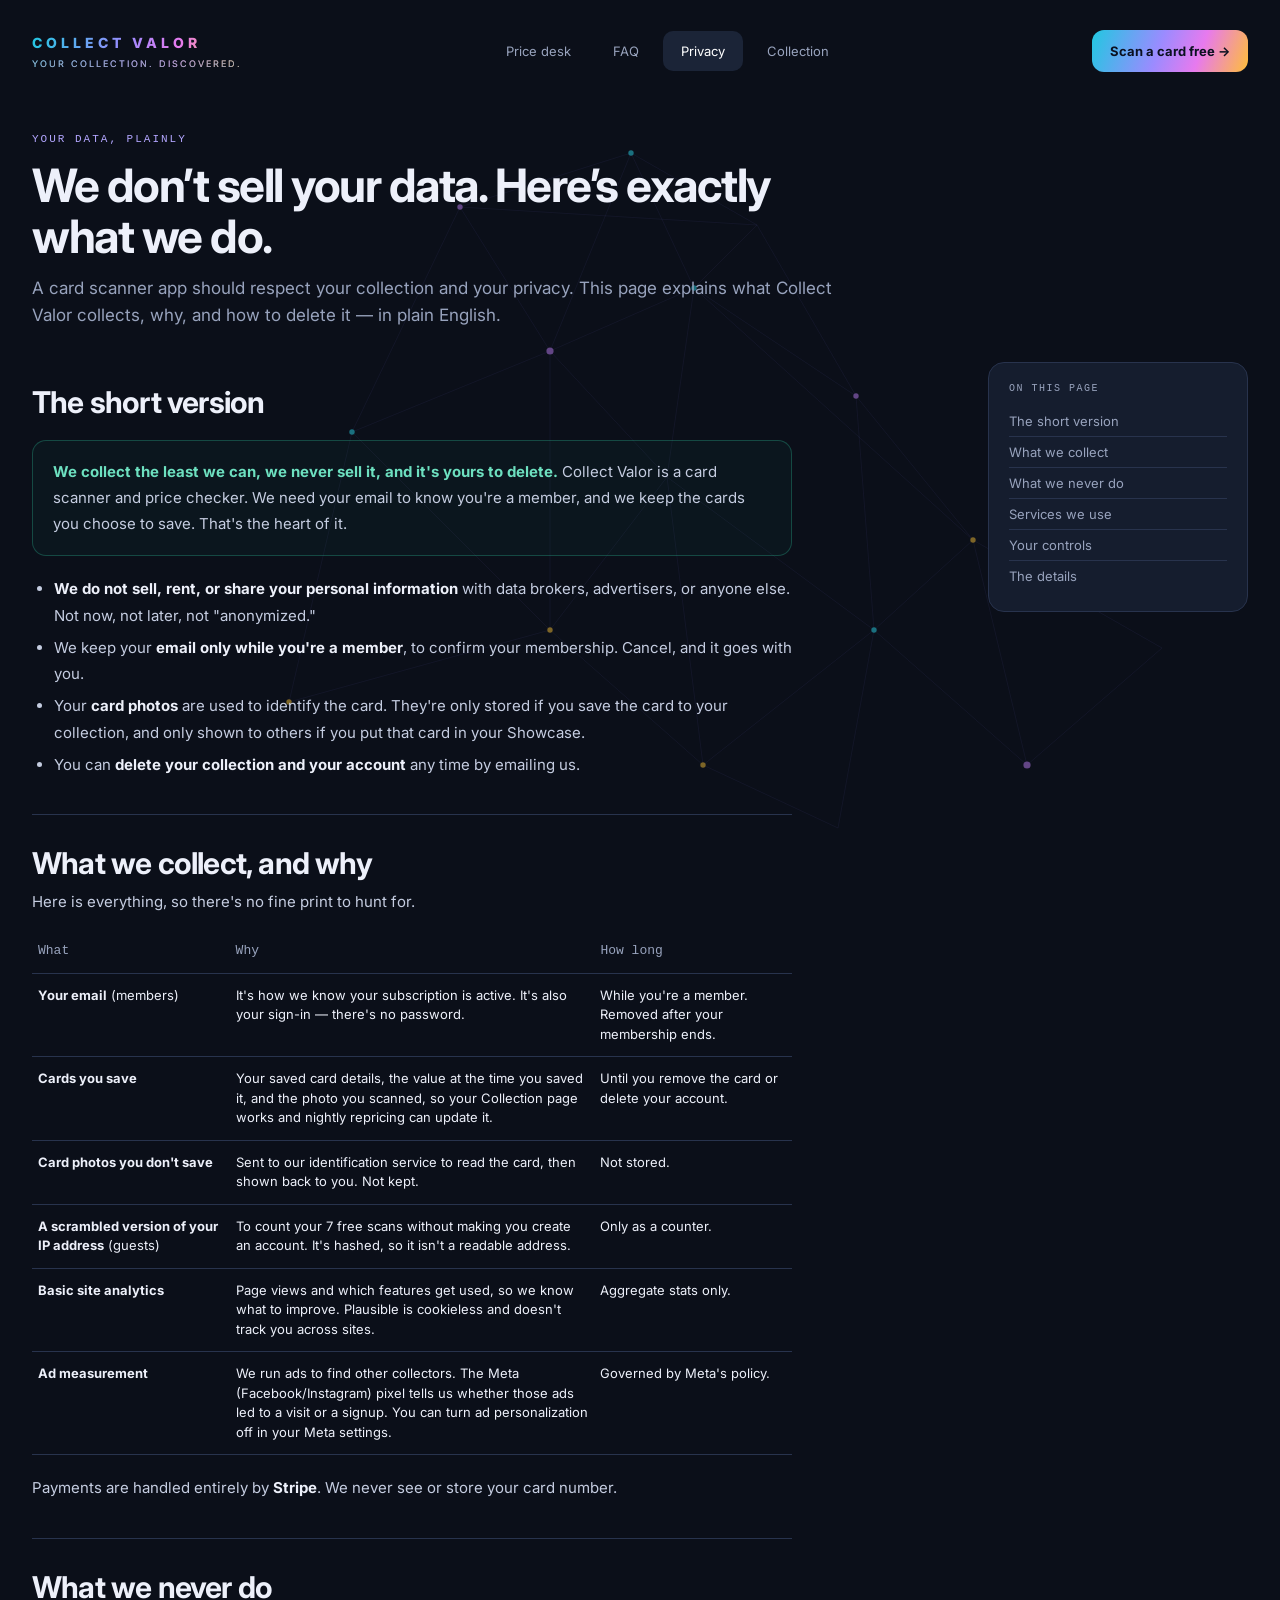
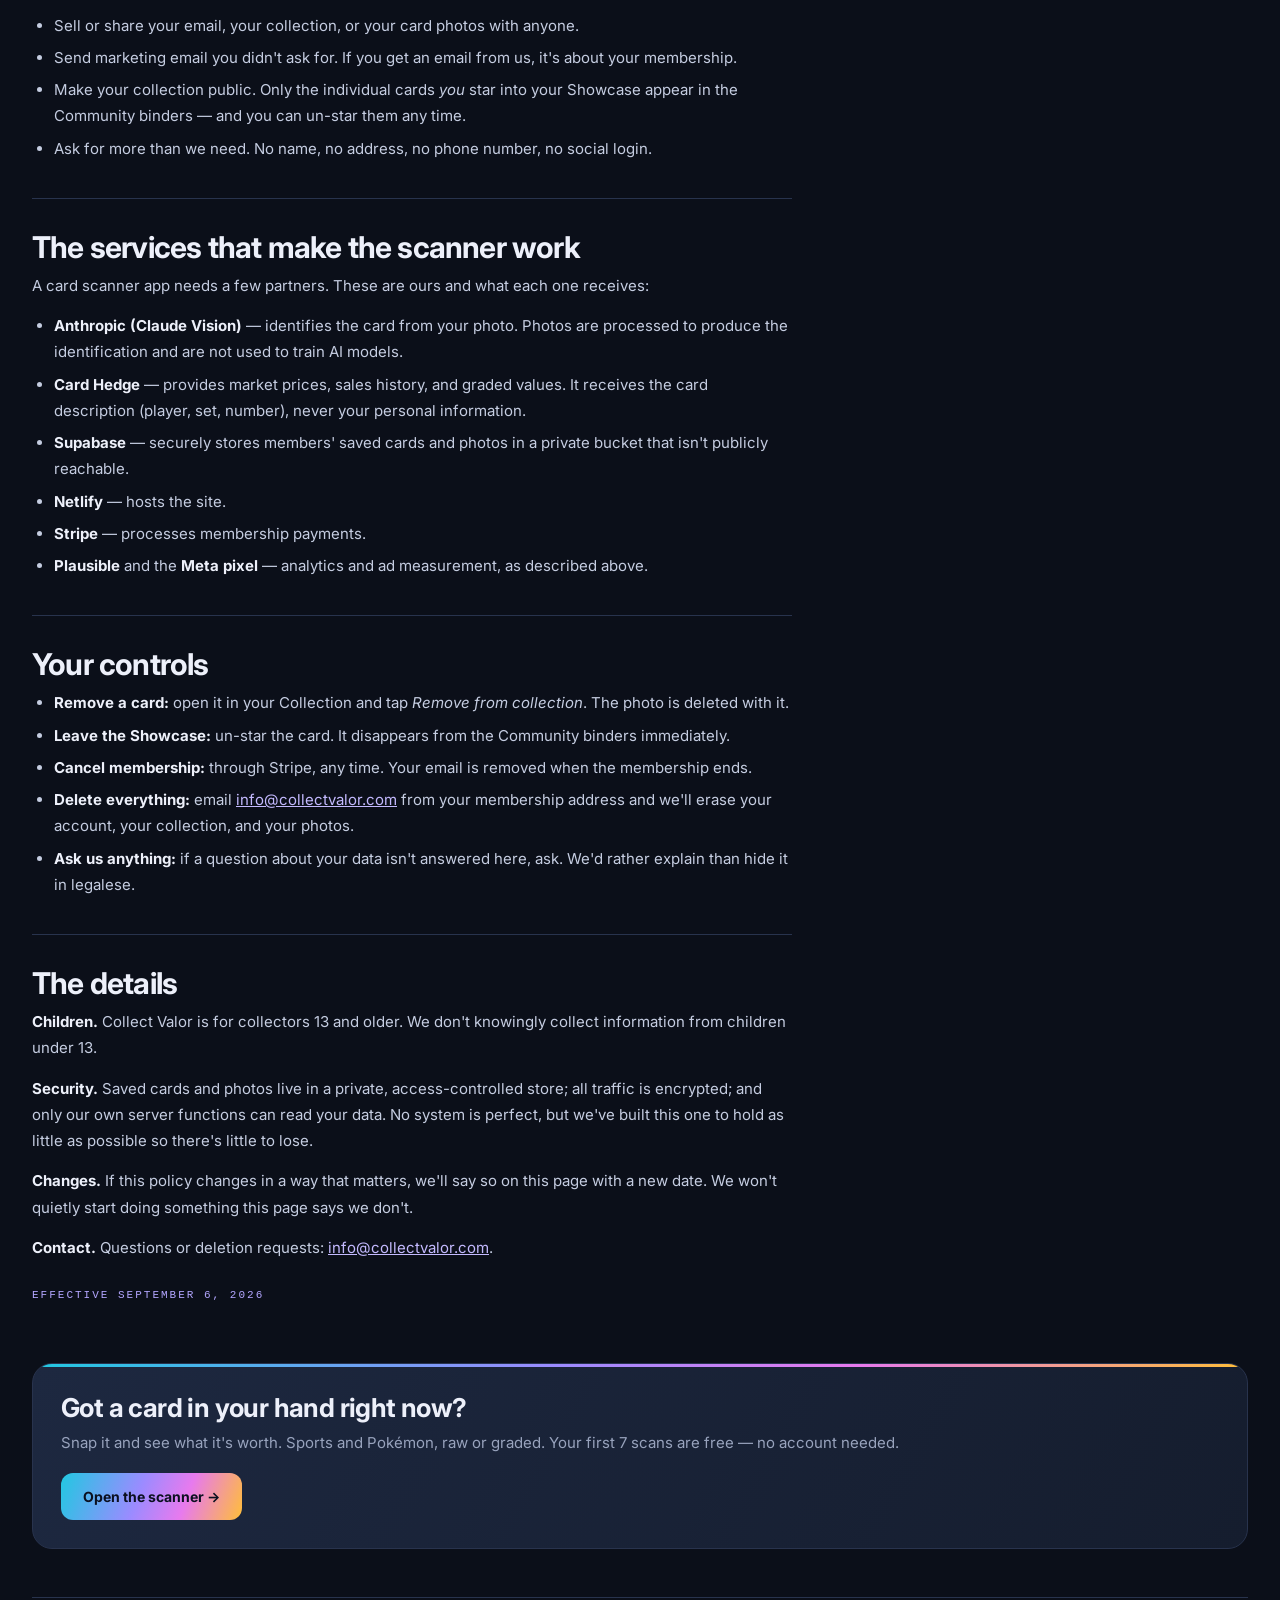
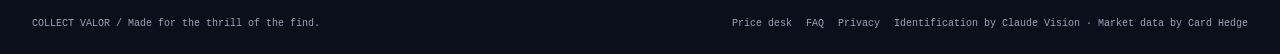
<file: privacy.html>
<!DOCTYPE html>
<html lang="en">
<head>
<meta charset="UTF-8" />
<meta name="viewport" content="width=device-width, initial-scale=1.0" />
<meta name="theme-color" content="#0b0f19" />
<!-- Meta Pixel Code -->
<script>
!function(f,b,e,v,n,t,s)
{if(f.fbq)return;n=f.fbq=function(){n.callMethod?
n.callMethod.apply(n,arguments):n.queue.push(arguments)};
if(!f._fbq)f._fbq=n;n.push=n;n.loaded=!0;n.version='2.0';
n.queue=[];t=b.createElement(e);t.async=!0;
t.src=v;s=b.getElementsByTagName(e)[0];
s.parentNode.insertBefore(t,s)}(window, document,'script',
'https://connect.facebook.net/en_US/fbevents.js');
fbq('init', '917040513943761');
fbq('track', 'PageView');
</script>
<noscript><img height="1" width="1" style="display:none"
src="https://www.facebook.com/tr?id=917040513943761&ev=PageView&noscript=1"/></noscript>
<!-- End Meta Pixel Code -->
<title>Privacy Policy — Collect Valor Card Scanner</title>
<meta name="description" content="Collect Valor collects the minimum: your email while you’re a member and the cards you choose to save. We never sell or share your data, and your collection is yours to delete." />
<link rel="canonical" href="https://collectvalor.com/privacy" />
<meta name="robots" content="index, follow" />
<link rel="icon" href="/favicon.svg" type="image/svg+xml" />
<link rel="apple-touch-icon" href="/favicon.svg" />
<meta property="og:type" content="website" />
<meta property="og:site_name" content="Collect Valor" />
<meta property="og:title" content="Privacy Policy — Collect Valor Card Scanner" />
<meta property="og:description" content="Collect Valor collects the minimum: your email while you’re a member and the cards you choose to save. We never sell or share your data, and your collection is yours to delete." />
<meta property="og:url" content="https://collectvalor.com/privacy" />
<meta property="og:image" content="https://collectvalor.com/og-image.png" />
<meta property="og:image:width" content="1200" />
<meta property="og:image:height" content="630" />
<meta name="twitter:card" content="summary_large_image" />
<meta name="twitter:title" content="Privacy Policy — Collect Valor Card Scanner" />
<meta name="twitter:description" content="Collect Valor collects the minimum: your email while you’re a member and the cards you choose to save. We never sell or share your data, and your collection is yours to delete." />
<meta name="twitter:image" content="https://collectvalor.com/og-image.png" />
<script type="application/ld+json">
{
 "@context": "https://schema.org",
 "@type": "WebPage",
 "name": "Privacy Policy — Collect Valor",
 "url": "https://collectvalor.com/privacy",
 "isPartOf": {
  "@type": "WebSite",
  "name": "Collect Valor",
  "url": "https://collectvalor.com/"
 }
}
</script>
<link rel="preconnect" href="https://fonts.googleapis.com" />
<link rel="preconnect" href="https://fonts.gstatic.com" crossorigin />
<link href="https://fonts.googleapis.com/css2?family=Inter:wght@400;500;600;700;800&display=swap" rel="stylesheet" />
<style>
:root{color-scheme:dark;--bg:#0b0f19;--panel:#151d2e;--line:#28334d;--text:#edf0fa;--muted:#98a3bd;--gradient:linear-gradient(110deg,#21c8e1,#9b8bff 43%,#e77aee 68%,#ffbe39)}
*{box-sizing:border-box}body{margin:0;background:var(--bg);color:var(--text);font-family:Inter,Arial,sans-serif}
a{color:#c4baff}a:focus-visible,button:focus-visible{outline:3px solid #37cee5;outline-offset:4px}
.ambient{position:fixed;inset:0;width:100%;height:100%;pointer-events:none;opacity:.5;z-index:-1}
main{max-width:1280px;margin:auto;padding:30px 32px 24px;width:100%;min-width:0}
header{display:flex;align-items:center;justify-content:space-between;gap:24px;flex-wrap:wrap}
header>*{min-width:0}
.brand{font-size:14px;font-weight:800;letter-spacing:4px;background:var(--gradient);color:transparent;background-clip:text;text-decoration:none;display:block}
.brand small{display:block;color:var(--muted);font-size:9px;letter-spacing:2px;margin-top:7px;font-weight:400}
nav{display:flex;gap:6px}nav a{color:var(--muted);padding:12px 18px;border-radius:10px;font-size:13px;text-decoration:none}
nav a.active{background:#1b2437;color:white}nav a:hover{color:white}
.cta{border:0;border-radius:12px;padding:13px 18px;font-weight:700;font-size:13px;background:var(--gradient);color:#0b1020;text-decoration:none;white-space:nowrap}
.intro{margin:54px 0 32px;max-width:820px}
.eyebrow{font:11px monospace;color:#b3a6ff;letter-spacing:2px}
.intro h1{font-size:clamp(30px,4vw,46px);letter-spacing:-1.5px;line-height:1.1;margin:14px 0}
.intro p{color:var(--muted);font-size:17px;line-height:1.6;margin:0}
.layout{display:grid;grid-template-columns:minmax(0,1fr) 260px;gap:40px;align-items:start}
.toc{position:sticky;top:24px;border:1px solid var(--line);border-radius:16px;background:var(--panel);padding:20px}
.toc .label{display:block;font:10px monospace;letter-spacing:1.5px;color:var(--muted);margin-bottom:12px}
.toc a{display:block;color:var(--muted);text-decoration:none;font-size:13px;padding:7px 0;border-bottom:1px solid var(--line)}
.toc a:last-child{border-bottom:0}.toc a:hover{color:var(--text)}
article{min-width:0;max-width:760px}
article section{border-top:1px solid var(--line);padding-top:8px;margin-top:36px}
article section:first-of-type{border-top:0;margin-top:0;padding-top:0}
article h2{font-size:clamp(22px,2.6vw,30px);letter-spacing:-.8px;margin:22px 0 8px;scroll-margin-top:24px}
article h3{font-size:18px;letter-spacing:-.3px;margin:30px 0 8px;line-height:1.35;scroll-margin-top:24px}
article p,article li{color:#c5cde1;font-size:15px;line-height:1.75}
article p{margin:0 0 14px}article ul,article ol{padding-left:22px;margin:0 0 14px}article li{margin-bottom:6px}
article strong{color:var(--text)}
article table{width:100%;border-collapse:collapse;font:13px monospace;margin:14px 0 20px;table-layout:fixed}
article th{color:var(--muted);font-size:10px;font-weight:400;text-align:left}
article td,article th{padding:12px 6px;border-bottom:1px solid var(--line);vertical-align:top;overflow-wrap:anywhere;font-family:Inter,Arial,sans-serif;font-size:13px;line-height:1.5}
article th{font-family:monospace}
.callout{border:1px solid #32d6ac44;background:#32d6ac09;border-radius:14px;padding:18px 20px;margin:20px 0}
.callout p{margin:0}.callout strong{color:#6de0c0}
.pill{display:inline-block;font:9px monospace;letter-spacing:1.5px;color:#c4baff;background:#a894ff16;border:1px solid #a894ff38;border-radius:5px;padding:5px 7px;margin:0 6px 6px 0}
.scan-cta{margin:48px 0 0;border:1px solid var(--line);border-radius:20px;padding:28px;background:linear-gradient(120deg,#1d2840,#151d2e);position:relative;overflow:hidden}
.scan-cta:before{content:'';position:absolute;inset:0 0 auto;height:3px;background:var(--gradient)}
.scan-cta h2{margin:0 0 8px;font-size:26px;letter-spacing:-.6px}.scan-cta p{color:var(--muted);margin:0 0 18px;font-size:15px;line-height:1.6}
.scan-cta .cta{display:inline-block;padding:15px 22px;font-size:14px}
footer{display:flex;justify-content:space-between;gap:20px;border-top:1px solid var(--line);margin-top:48px;padding-top:20px;color:var(--muted);font:10px monospace;flex-wrap:wrap}
footer a{color:var(--muted);text-decoration:none;margin-right:14px}footer a:hover{color:var(--text)}
@media(max-width:900px){.layout{grid-template-columns:minmax(0,1fr)}.toc{position:static;order:-1}}
@media(max-width:760px){main{padding:22px 18px}nav{width:100%;display:grid;grid-template-columns:repeat(4,minmax(0,1fr));gap:4px;border-bottom:1px solid var(--line);padding-bottom:12px}nav a{text-align:center;min-height:44px;padding:12px 4px;font-size:12px}.cta{display:none}.intro{margin:28px 0 24px}.intro p{font-size:14px}article p,article li{font-size:14px}}
@media(prefers-reduced-motion:reduce){*{transition:none!important}}
</style>
<!-- Privacy-friendly analytics by Plausible -->
<script async src="https://plausible.io/js/pa-CFsJ2ENI3kalPgEOBxGW9.js"></script>
<script>
  window.plausible=window.plausible||function(){(plausible.q=plausible.q||[]).push(arguments)},plausible.init=plausible.init||function(i){plausible.o=i||{}};
  plausible.init()
</script>
</head>
<body>
<svg class="ambient" viewBox="0 0 1500 1000" preserveAspectRatio="xMidYMid slice" aria-hidden="true"><g stroke="#6c68c0" stroke-opacity=".19" fill="none"><path d="M550 230 740 170 810 320 650 390 550 230 880 250 740 170 650 390 780 530 810 320 990 440 880 250 810 320 1120 600 990 440 1010 700 780 530 650 700 650 390M650 700 820 850 1010 700 1120 600 1180 850 1010 700 970 920 820 850 780 530M550 230 430 480 650 700 360 780 430 480 650 390M1180 850 1330 720 1120 600"/></g><g fill="#2ad2e6"><circle cx="740" cy="170" r="3"/><circle cx="810" cy="320" r="3"/><circle cx="1010" cy="700" r="3"/><circle cx="430" cy="480" r="3"/></g><g fill="#ba7df1"><circle cx="550" cy="230" r="3"/><circle cx="650" cy="390" r="4"/><circle cx="990" cy="440" r="3"/><circle cx="1180" cy="850" r="4"/></g><g fill="#efbb36"><circle cx="650" cy="700" r="3"/><circle cx="820" cy="850" r="3"/><circle cx="1120" cy="600" r="3"/><circle cx="360" cy="780" r="3"/></g></svg>
<main>
<header>
  <a class="brand" href="/">COLLECT VALOR<small>YOUR COLLECTION. DISCOVERED.</small></a>
  <nav aria-label="Main navigation">
    <a href="/">Price desk</a>
    <a href="/faq">FAQ</a>
    <a href="/privacy" class="active" aria-current="page">Privacy</a>
    <a href="/#collection">Collection</a>
  </nav>
  <a class="cta" href="/">Scan a card free →</a>
</header>
<section class="intro"><span class="eyebrow">YOUR DATA, PLAINLY</span><h1>We don’t sell your data. Here’s exactly what we do.</h1><p>A card scanner app should respect your collection and your privacy. This page explains what Collect Valor collects, why, and how to delete it — in plain English.</p></section>
<div class="layout"><article><section id="short">
  <h2>The short version</h2>
  <div class="callout"><p><strong>We collect the least we can, we never sell it, and it's yours to delete.</strong> Collect Valor is a card scanner and price checker. We need your email to know you're a member, and we keep the cards you choose to save. That's the heart of it.</p></div>
  <ul>
    <li><strong>We do not sell, rent, or share your personal information</strong> with data brokers, advertisers, or anyone else. Not now, not later, not "anonymized."</li>
    <li>We keep your <strong>email only while you're a member</strong>, to confirm your membership. Cancel, and it goes with you.</li>
    <li>Your <strong>card photos</strong> are used to identify the card. They're only stored if you save the card to your collection, and only shown to others if you put that card in your Showcase.</li>
    <li>You can <strong>delete your collection and your account</strong> any time by emailing us.</li>
  </ul>
</section>

<section id="collect">
  <h2>What we collect, and why</h2>
  <p>Here is everything, so there's no fine print to hunt for.</p>
  <table>
    <thead><tr><th style="width:26%">What</th><th>Why</th><th style="width:26%">How long</th></tr></thead>
    <tbody>
      <tr><td><strong>Your email</strong> (members)</td><td>It's how we know your subscription is active. It's also your sign-in — there's no password.</td><td>While you're a member. Removed after your membership ends.</td></tr>
      <tr><td><strong>Cards you save</strong></td><td>Your saved card details, the value at the time you saved it, and the photo you scanned, so your Collection page works and nightly repricing can update it.</td><td>Until you remove the card or delete your account.</td></tr>
      <tr><td><strong>Card photos you don't save</strong></td><td>Sent to our identification service to read the card, then shown back to you. Not kept.</td><td>Not stored.</td></tr>
      <tr><td><strong>A scrambled version of your IP address</strong> (guests)</td><td>To count your 7 free scans without making you create an account. It's hashed, so it isn't a readable address.</td><td>Only as a counter.</td></tr>
      <tr><td><strong>Basic site analytics</strong></td><td>Page views and which features get used, so we know what to improve. Plausible is cookieless and doesn't track you across sites.</td><td>Aggregate stats only.</td></tr>
      <tr><td><strong>Ad measurement</strong></td><td>We run ads to find other collectors. The Meta (Facebook/Instagram) pixel tells us whether those ads led to a visit or a signup. You can turn ad personalization off in your Meta settings.</td><td>Governed by Meta's policy.</td></tr>
    </tbody>
  </table>
  <p>Payments are handled entirely by <strong>Stripe</strong>. We never see or store your card number.</p>
</section>

<section id="never">
  <h2>What we never do</h2>
  <ul>
    <li>Sell or share your email, your collection, or your card photos with anyone.</li>
    <li>Send marketing email you didn't ask for. If you get an email from us, it's about your membership.</li>
    <li>Make your collection public. Only the individual cards <em>you</em> star into your Showcase appear in the Community binders — and you can un-star them any time.</li>
    <li>Ask for more than we need. No name, no address, no phone number, no social login.</li>
  </ul>
</section>

<section id="services">
  <h2>The services that make the scanner work</h2>
  <p>A card scanner app needs a few partners. These are ours and what each one receives:</p>
  <ul>
    <li><strong>Anthropic (Claude Vision)</strong> — identifies the card from your photo. Photos are processed to produce the identification and are not used to train AI models.</li>
    <li><strong>Card Hedge</strong> — provides market prices, sales history, and graded values. It receives the card description (player, set, number), never your personal information.</li>
    <li><strong>Supabase</strong> — securely stores members' saved cards and photos in a private bucket that isn't publicly reachable.</li>
    <li><strong>Netlify</strong> — hosts the site.</li>
    <li><strong>Stripe</strong> — processes membership payments.</li>
    <li><strong>Plausible</strong> and the <strong>Meta pixel</strong> — analytics and ad measurement, as described above.</li>
  </ul>
</section>

<section id="control">
  <h2>Your controls</h2>
  <ul>
    <li><strong>Remove a card:</strong> open it in your Collection and tap <em>Remove from collection</em>. The photo is deleted with it.</li>
    <li><strong>Leave the Showcase:</strong> un-star the card. It disappears from the Community binders immediately.</li>
    <li><strong>Cancel membership:</strong> through Stripe, any time. Your email is removed when the membership ends.</li>
    <li><strong>Delete everything:</strong> email <a href="mailto:info@collectvalor.com">info@collectvalor.com</a> from your membership address and we'll erase your account, your collection, and your photos.</li>
    <li><strong>Ask us anything:</strong> if a question about your data isn't answered here, ask. We'd rather explain than hide it in legalese.</li>
  </ul>
</section>

<section id="details">
  <h2>The details</h2>
  <p><strong>Children.</strong> Collect Valor is for collectors 13 and older. We don't knowingly collect information from children under 13.</p>
  <p><strong>Security.</strong> Saved cards and photos live in a private, access-controlled store; all traffic is encrypted; and only our own server functions can read your data. No system is perfect, but we've built this one to hold as little as possible so there's little to lose.</p>
  <p><strong>Changes.</strong> If this policy changes in a way that matters, we'll say so on this page with a new date. We won't quietly start doing something this page says we don't.</p>
  <p><strong>Contact.</strong> Questions or deletion requests: <a href="mailto:info@collectvalor.com">info@collectvalor.com</a>.</p>
  <p class="eyebrow" style="margin-top:28px">EFFECTIVE SEPTEMBER 6, 2026</p>
</section>
</article><aside class="toc"><span class="label">ON THIS PAGE</span><a href="#short">The short version</a><a href="#collect">What we collect</a><a href="#never">What we never do</a><a href="#services">Services we use</a><a href="#control">Your controls</a><a href="#details">The details</a></aside></div>
<div class="scan-cta"><h2>Got a card in your hand right now?</h2><p>Snap it and see what it's worth. Sports and Pokémon, raw or graded. Your first 7 scans are free — no account needed.</p><a class="cta" href="/">Open the scanner →</a></div>
<footer><span>COLLECT VALOR <span aria-hidden="true">/</span> Made for the thrill of the find.</span><span><a href="/">Price desk</a><a href="/faq">FAQ</a><a href="/privacy">Privacy</a>Identification by Claude Vision · Market data by Card Hedge</span></footer>
</main>
</body>
</html>
</file>
